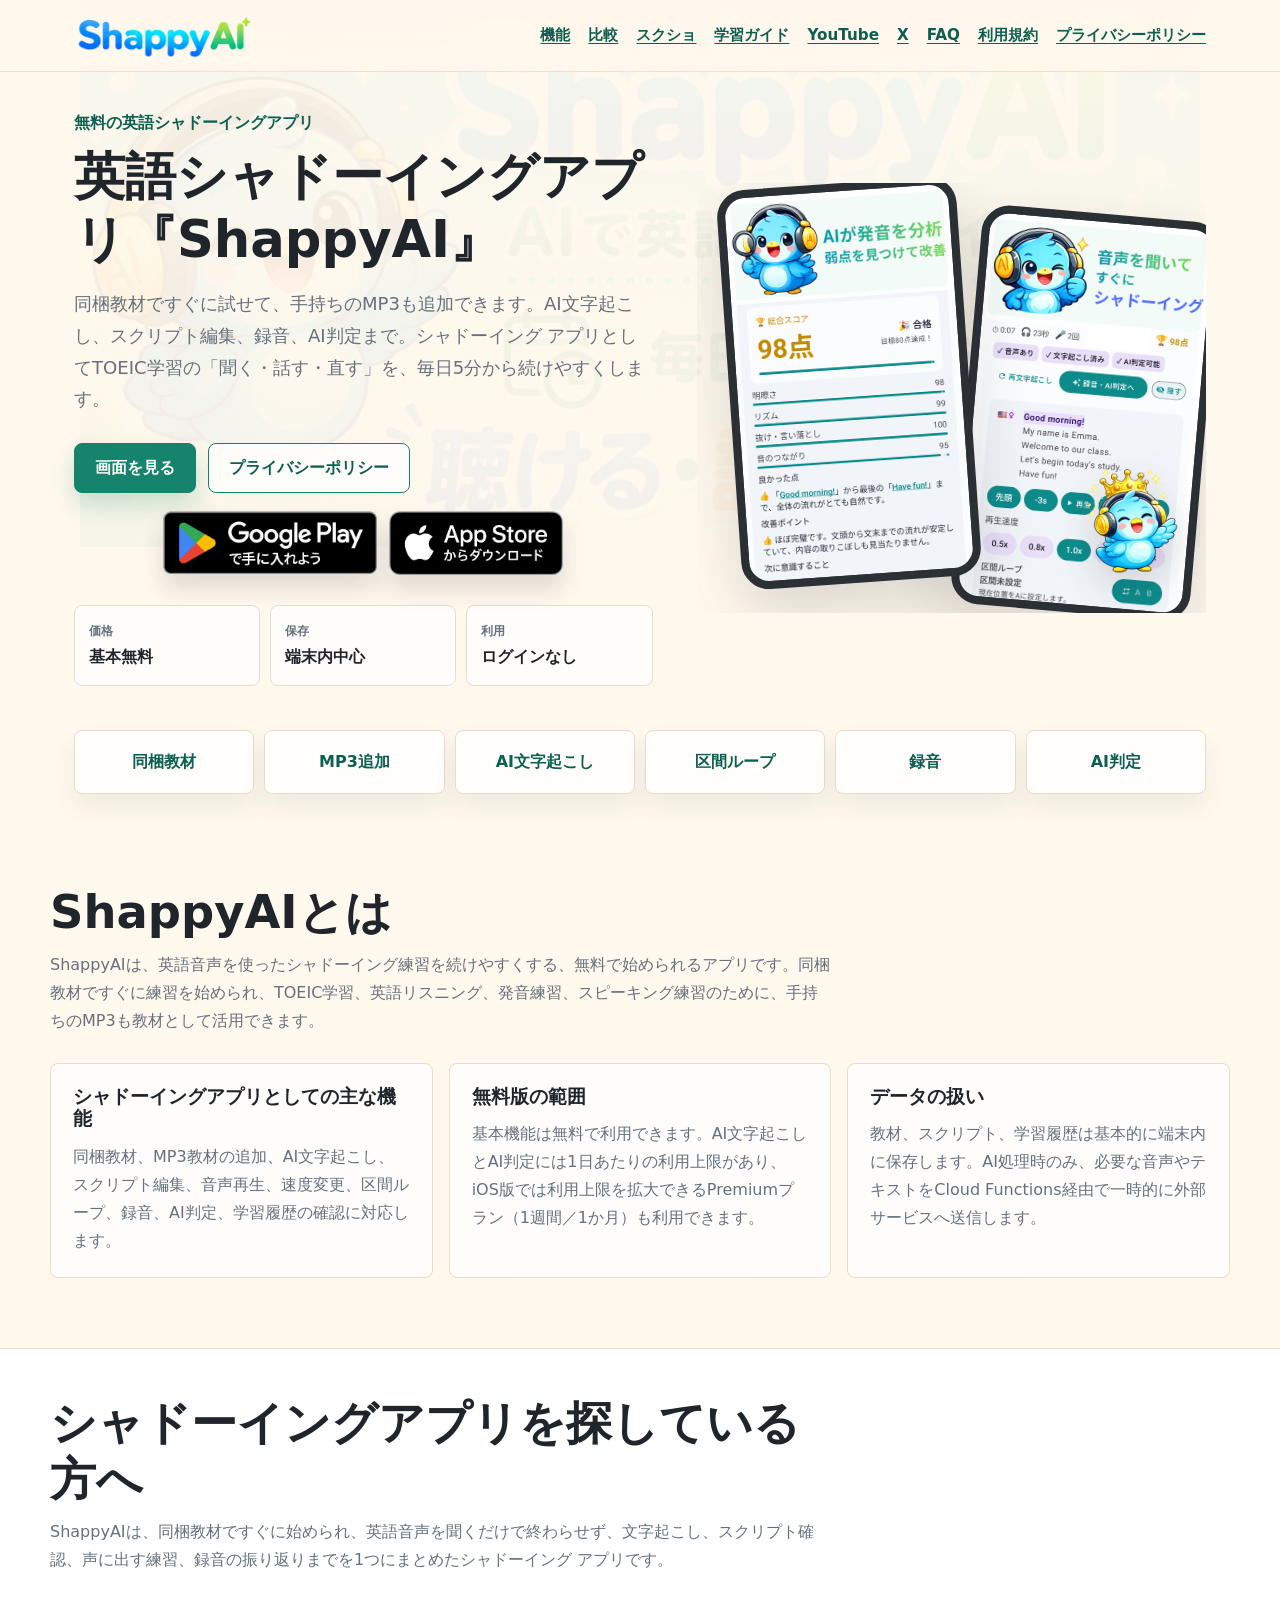
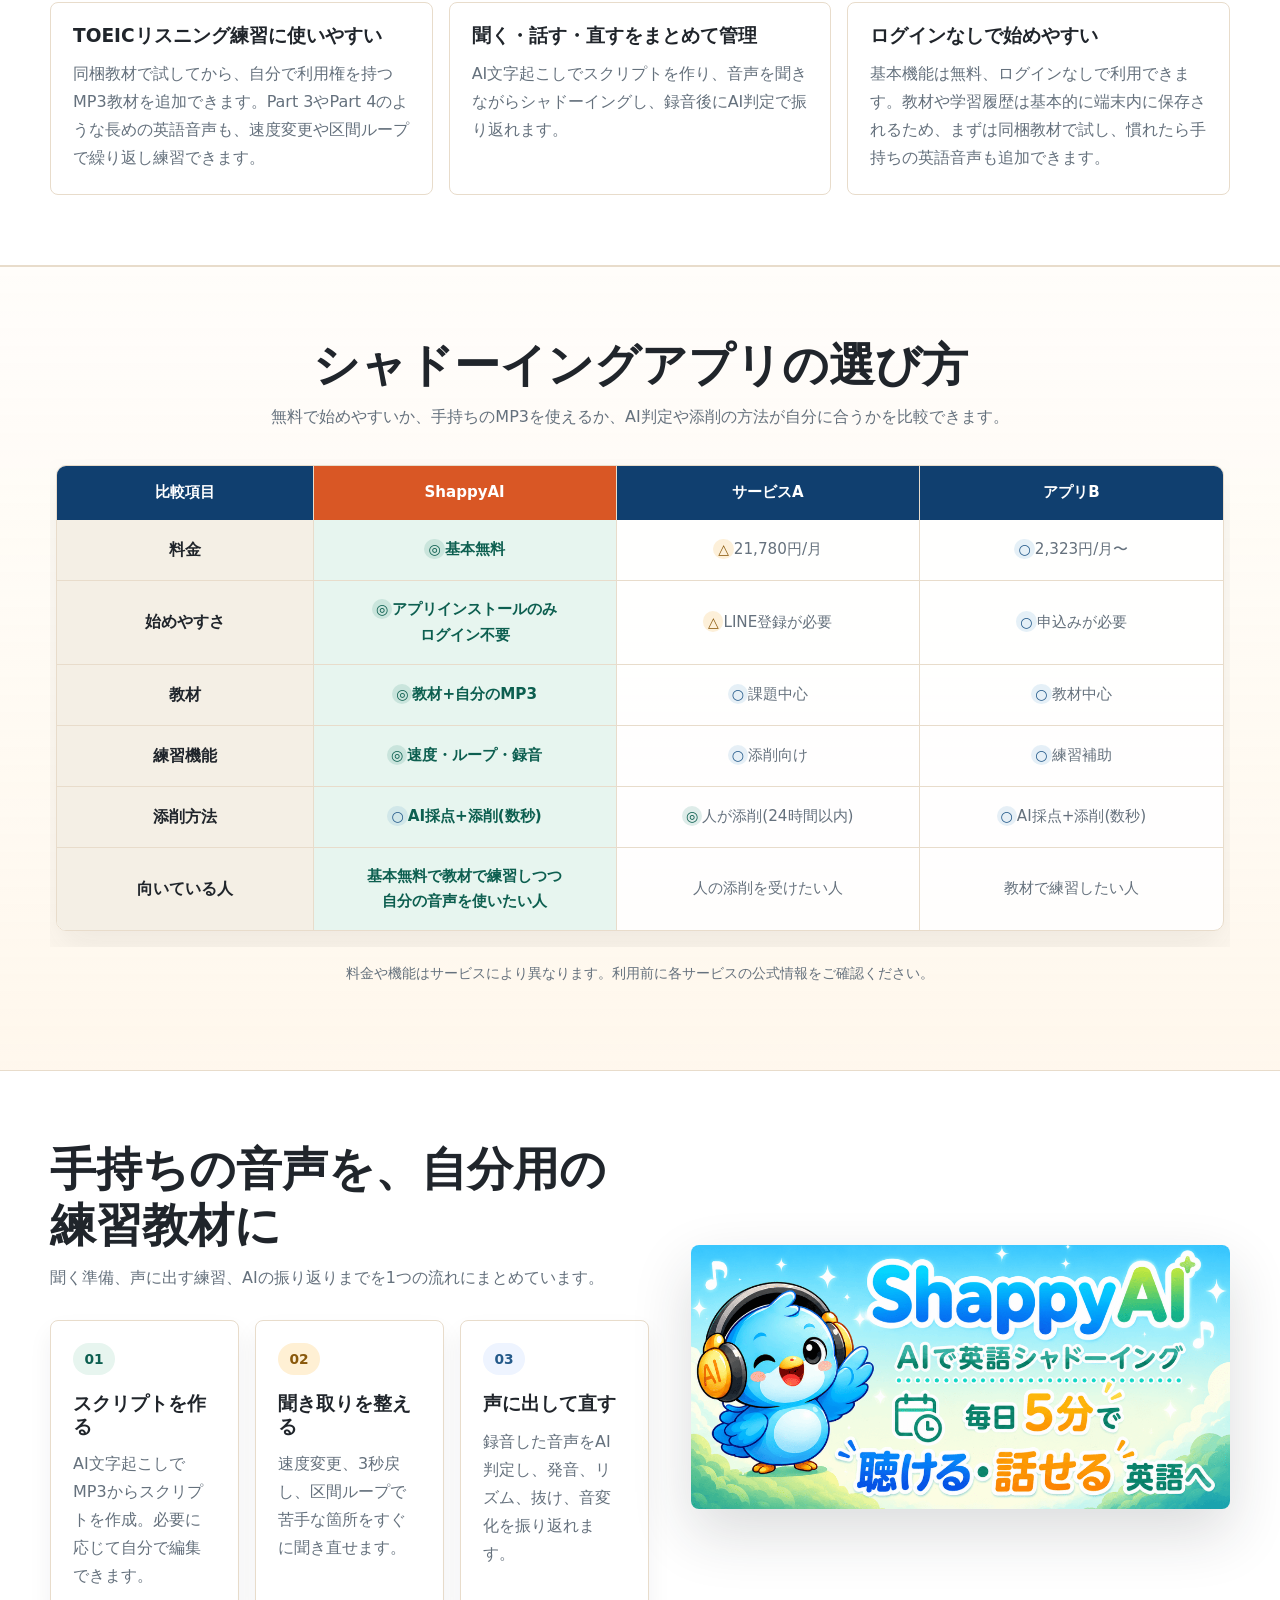
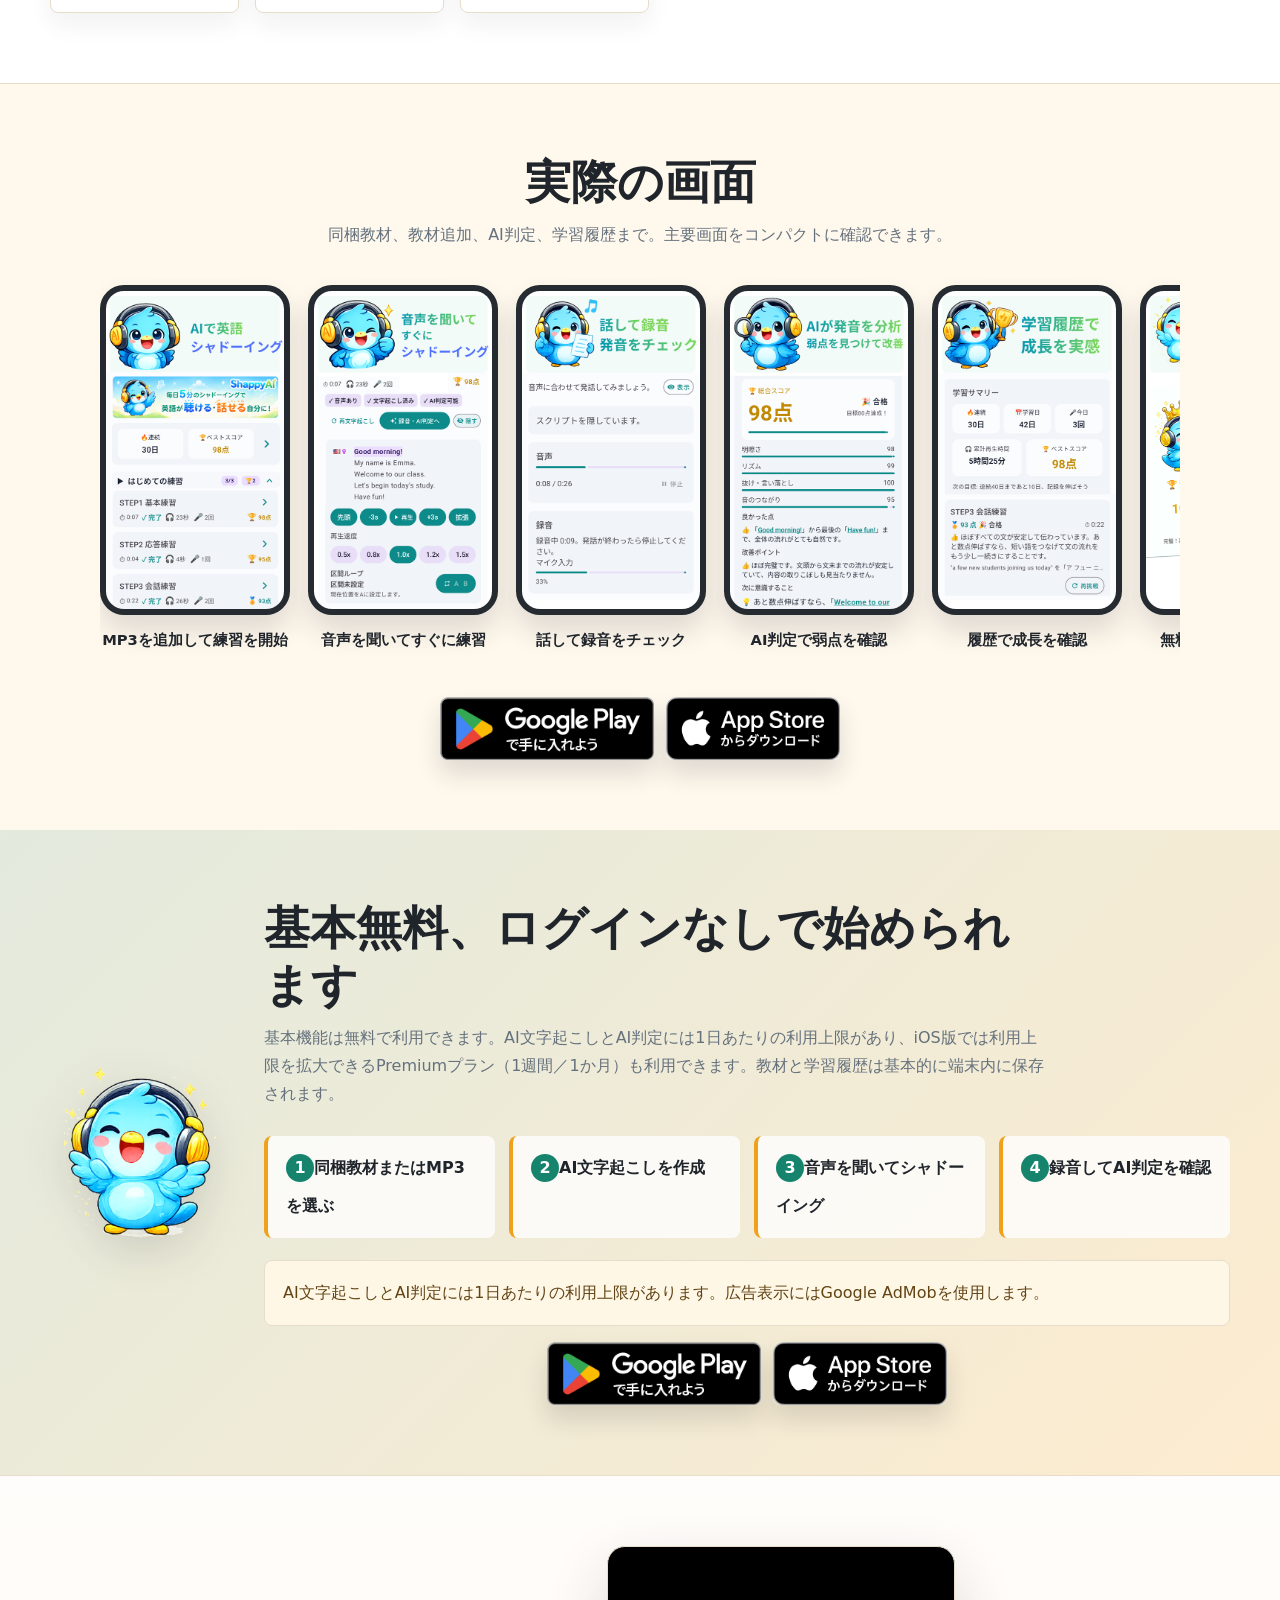
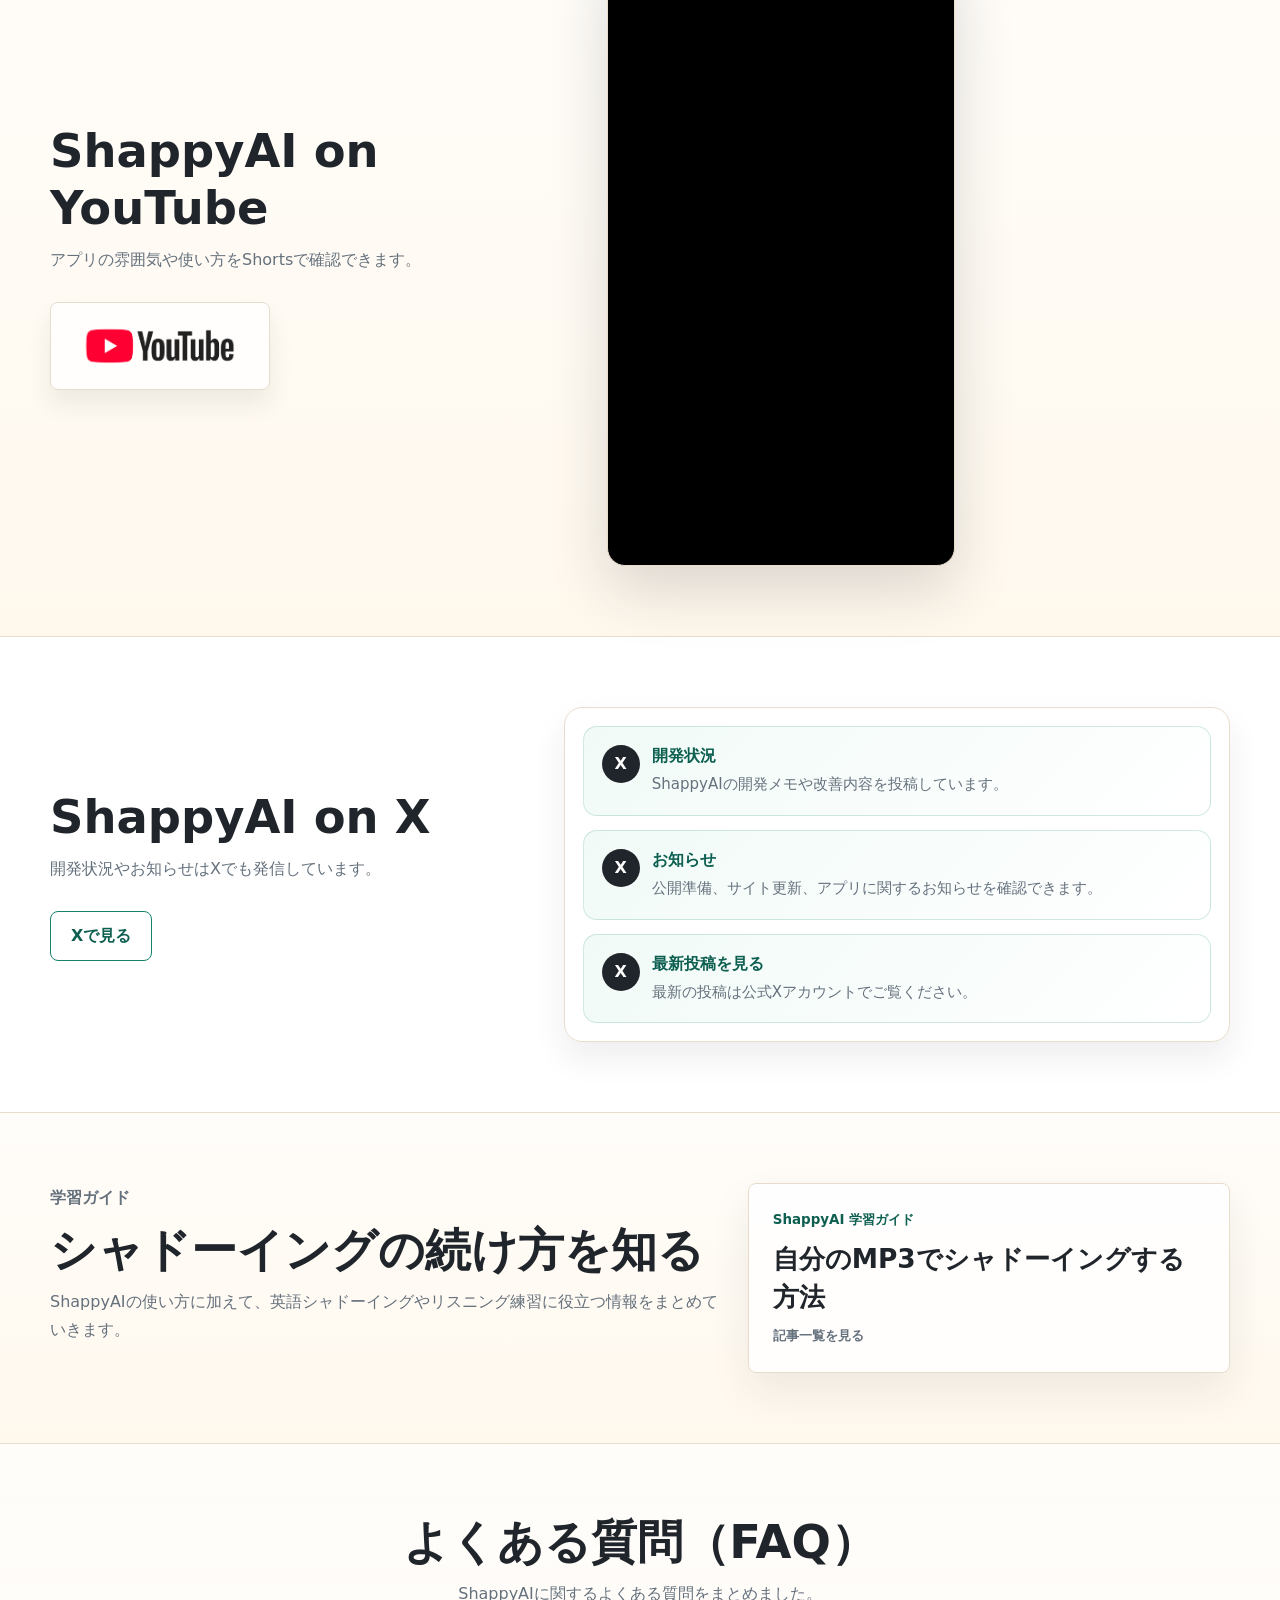
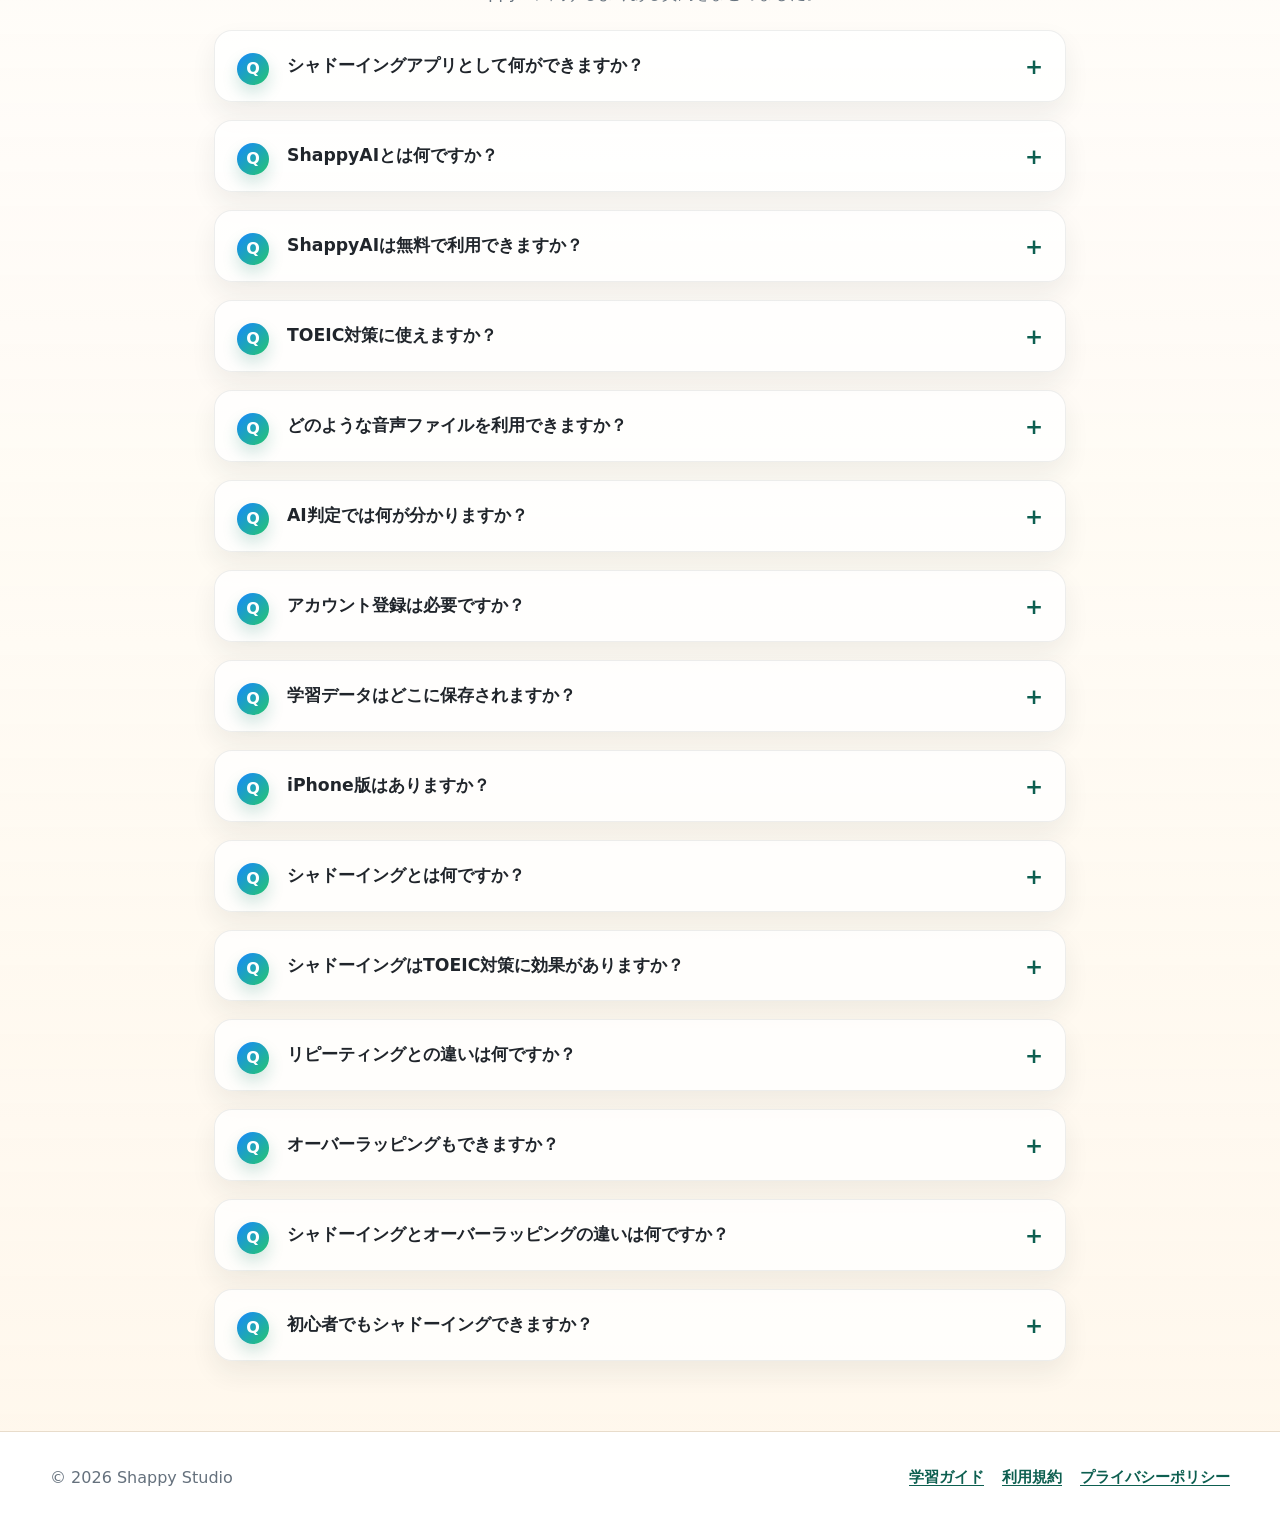
<file: index.html>
<!doctype html>
<html lang="ja">
  <head>
    <meta charset="utf-8">
    <meta name="viewport" content="width=device-width, initial-scale=1">
    <title>無料の英語シャドーイングアプリ ShappyAI | AI判定でリスニング練習</title>
    <meta name="description" content="ShappyAIは、同梱教材やMP3で英語シャドーイングを練習できる無料アプリです。AI判定を活用しながらリスニング力や発音を改善できます。TOEIC・英検・TOEFLなどの英語学習にも活用できます。">
    <meta name="keywords" content="シャドーイングアプリ, シャドーイング アプリ, 英語シャドーイング, TOEICリスニング, 英語リスニングアプリ">
    <link rel="canonical" href="https://shappyai.github.io/">
    <link rel="icon" type="image/png" href="favicon.png">
    <meta property="og:type" content="website">
    <meta property="og:site_name" content="ShappyAI">
    <meta property="og:title" content="ShappyAI | 英語シャドーイング練習アプリ">
    <meta property="og:description" content="MP3教材で英語シャドーイング。AI文字起こし、録音、AI判定でTOEICリスニング練習を続けやすくします。">
    <meta property="og:url" content="https://shappyai.github.io/">
    <meta property="og:image" content="https://shappyai.github.io/assets/feature_graphic.png">
    <meta property="og:image:width" content="1024">
    <meta property="og:image:height" content="500">
    <meta name="twitter:card" content="summary_large_image">
    <meta name="twitter:title" content="ShappyAI | 英語シャドーイング練習アプリ">
    <meta name="twitter:description" content="MP3教材で英語シャドーイング。AI文字起こし、録音、AI判定でTOEICリスニング練習を続けやすくします。">
    <meta name="twitter:image" content="https://shappyai.github.io/assets/feature_graphic.png">
    <!-- Google tag (gtag.js) -->
    <script async src="https://www.googletagmanager.com/gtag/js?id=G-TS39X33FTC"></script>
    <script>
      window.dataLayer = window.dataLayer || [];
      function gtag(){dataLayer.push(arguments);}
      gtag('js', new Date());

      gtag('config', 'G-TS39X33FTC');
    </script>
    <link rel="stylesheet" href="styles.css">
    <script type="application/ld+json">
      {
        "@context": "https://schema.org",
        "@graph": [
          {
            "@type": "Organization",
            "@id": "https://shappyai.github.io/#organization",
            "name": "Shappy Studio",
            "url": "https://shappyai.github.io/",
            "logo": "https://shappyai.github.io/assets/logo_full.png",
            "email": "shappyai@outlook.com"
          },
          {
            "@type": "WebSite",
            "@id": "https://shappyai.github.io/#website",
            "name": "ShappyAI",
            "url": "https://shappyai.github.io/",
            "publisher": {
              "@id": "https://shappyai.github.io/#organization"
            },
            "inLanguage": "ja"
          },
          {
            "@type": "SoftwareApplication",
            "@id": "https://shappyai.github.io/#app",
            "name": "ShappyAI",
            "applicationCategory": "EducationalApplication",
            "operatingSystem": ["Android", "iOS"],
            "url": "https://shappyai.github.io/",
            "image": "https://shappyai.github.io/assets/feature_graphic.png",
            "description": "ShappyAIは、同梱教材やMP3教材を使った英語シャドーイング練習を補助する無料で始められるアプリです。AI文字起こし、スクリプト編集、録音、AI判定、学習履歴に対応し、TOEICリスニング学習にも活用できます。",
            "keywords": "シャドーイングアプリ, シャドーイング アプリ, 英語シャドーイング, TOEICリスニング, 英語リスニング",
            "offers": {
              "@type": "Offer",
              "price": "0",
              "priceCurrency": "JPY"
            },
            "publisher": {
              "@id": "https://shappyai.github.io/#organization"
            }
          },
          {
            "@type": "FAQPage",
            "@id": "https://shappyai.github.io/#faq",
            "mainEntity": [
              {
                "@type": "Question",
                "name": "シャドーイングアプリとして何ができますか？",
                "acceptedAnswer": {
                  "@type": "Answer",
                  "text": "ShappyAIでは、同梱教材、MP3教材の追加、AI文字起こし、スクリプト編集、速度変更、区間ループ、録音、AI判定、学習履歴の確認ができます。英語シャドーイング練習やTOEICリスニング学習を続けやすくするためのアプリです。"
                }
              },
              {
                "@type": "Question",
                "name": "ShappyAIとは何ですか？",
                "acceptedAnswer": {
                  "@type": "Answer",
                  "text": "ShappyAIは、英語シャドーイング練習をサポートするアプリです。同梱教材ですぐに試せて、MP3教材の追加、AI文字起こし、スクリプト編集、録音、AI判定を利用できます。"
                }
              },
              {
                "@type": "Question",
                "name": "ShappyAIは無料で利用できますか？",
                "acceptedAnswer": {
                  "@type": "Answer",
                  "text": "はい。基本機能は無料で利用できます。AI文字起こしとAI判定には1日あたりの利用上限があり、iOS版では利用上限を拡大できるPremiumプラン（1週間／1か月）も利用できます。"
                }
              },
              {
                "@type": "Question",
                "name": "TOEIC対策に使えますか？",
                "acceptedAnswer": {
                  "@type": "Answer",
                  "text": "はい。TOEICのリスニング学習やシャドーイング練習に活用できます。公式問題集や自分で権利を持つ英語音声を教材として利用できます。"
                }
              },
              {
                "@type": "Question",
                "name": "シャドーイングとは何ですか？",
                "acceptedAnswer": {
                  "@type": "Answer",
                  "text": "シャドーイングは、英語音声を聞きながら少し遅れて真似して発話する学習方法です。リスニング力、発音、英語のリズムや音のつながりを身につける練習として広く利用されています。"
                }
              },
              {
                "@type": "Question",
                "name": "シャドーイングとオーバーラッピングの違いは何ですか？",
                "acceptedAnswer": {
                  "@type": "Answer",
                  "text": "オーバーラッピングは、スクリプトを見ながら英語音声に重ねて発話する練習です。シャドーイングは、音声を聞きながら少し遅れて発話する練習です。まずオーバーラッピングで音やリズムに慣れてから、シャドーイングに進むと練習しやすくなります。"
                }
              },
              {
                "@type": "Question",
                "name": "オーバーラッピングもできますか？",
                "acceptedAnswer": {
                  "@type": "Answer",
                  "text": "はい。ShappyAIでは音声を再生しながらスクリプトを確認できるため、オーバーラッピング練習にも活用できます。速度変更や区間ループを使えば、苦手な英文を繰り返し練習しやすくなります。"
                }
              }
            ]
          }
        ]
      }
    </script>
  </head>
  <body>
    <header class="site-header">
      <nav class="nav" aria-label="メインナビゲーション">
        <a class="brand" href="./">
          <img src="assets/logo_full.png" width="1627" height="424" alt="ShappyAI">
        </a>
        <div class="nav-links">
          <a href="#features">機能</a>
          <a href="#comparison">比較</a>
          <a href="#screenshots">スクショ</a>
          <a href="guide/">学習ガイド</a>
          <a href="#youtube">YouTube</a>
          <a href="#x-feed">X</a>
          <a href="#faq">FAQ</a>
          <a href="terms/">利用規約</a>
          <a href="privacy/">プライバシーポリシー</a>
        </div>
      </nav>
    </header>

    <main>
      <section class="hero">
        <div class="hero-copy">
          <div class="eyebrow">無料の英語シャドーイングアプリ</div>
          <h1>英語シャドーイングアプリ『ShappyAI』</h1>
          <p class="lead">同梱教材ですぐに試せて、手持ちのMP3も追加できます。AI文字起こし、スクリプト編集、録音、AI判定まで。シャドーイング アプリとしてTOEIC学習の「聞く・話す・直す」を、毎日5分から続けやすくします。</p>
          <div class="hero-actions">
            <a class="button primary" href="#screenshots">画面を見る</a>
            <a class="button secondary" href="privacy/">プライバシーポリシー</a>
          </div>
          <div class="play-badge-row play-badge-hero">
            <a class="play-badge" href="https://play.google.com/store/apps/details?id=com.shappy.app" target="_blank" rel="noopener noreferrer" data-play-store-location="hero" aria-label="Google PlayでShappyAIを開く">
              <img src="assets/GetItOnGooglePlay.png" width="270" height="80" alt="Google Playで手に入れよう">
            </a>
            <a class="play-badge app-store-badge" href="https://apps.apple.com/jp/app/shappyai/id6808015296" target="_blank" rel="noopener noreferrer" data-app-store-location="hero" aria-label="App StoreでShappyAIを開く">
              <img src="assets/Download_on_the_App_Store.png" width="453" height="166" alt="App Storeからダウンロード">
            </a>
          </div>
          <dl class="hero-facts" aria-label="ShappyAIの特徴">
            <div><dt>価格</dt><dd>基本無料</dd></div>
            <div><dt>保存</dt><dd>端末内中心</dd></div>
            <div><dt>利用</dt><dd>ログインなし</dd></div>
          </dl>
        </div>
        <div class="phone-showcase" aria-label="ShappyAIのアプリ画面">
          <img class="phone phone-back" src="assets/screenshot_2.png" width="1080" height="1920" alt="音声を聞いてシャドーイングする画面">
          <img class="phone phone-front" src="assets/screenshot_4.png" width="1080" height="1920" alt="AI判定でシャドーイング結果を確認する画面">
          <img class="mascot mascot-perfect" src="assets/character_result_perfect.png" width="360" height="360" alt="">
        </div>
      </section>

      <section class="feature-strip" aria-label="主要ポイント">
        <div>同梱教材</div>
        <div>MP3追加</div>
        <div>AI文字起こし</div>
        <div>区間ループ</div>
        <div>録音</div>
        <div>AI判定</div>
      </section>

      <section class="section seo-section" aria-labelledby="about-shappyai">
        <div class="section-inner">
          <div class="section-title">
            <h2 id="about-shappyai">ShappyAIとは</h2>
            <p>ShappyAIは、英語音声を使ったシャドーイング練習を続けやすくする、無料で始められるアプリです。同梱教材ですぐに練習を始められ、TOEIC学習、英語リスニング、発音練習、スピーキング練習のために、手持ちのMP3も教材として活用できます。</p>
          </div>
          <div class="info-grid">
            <article class="info-card">
              <h3>シャドーイングアプリとしての主な機能</h3>
              <p>同梱教材、MP3教材の追加、AI文字起こし、スクリプト編集、音声再生、速度変更、区間ループ、録音、AI判定、学習履歴の確認に対応します。</p>
            </article>
            <article class="info-card">
              <h3>無料版の範囲</h3>
              <p>基本機能は無料で利用できます。AI文字起こしとAI判定には1日あたりの利用上限があり、iOS版では利用上限を拡大できるPremiumプラン（1週間／1か月）も利用できます。</p>
            </article>
            <article class="info-card">
              <h3>データの扱い</h3>
              <p>教材、スクリプト、学習履歴は基本的に端末内に保存します。AI処理時のみ、必要な音声やテキストをCloud Functions経由で一時的に外部サービスへ送信します。</p>
            </article>
          </div>
        </div>
      </section>

      <section class="section surface seo-section" aria-labelledby="shadowing-app">
        <div class="section-inner">
          <div class="section-title">
            <h2 id="shadowing-app">シャドーイングアプリを探している方へ</h2>
            <p>ShappyAIは、同梱教材ですぐに始められ、英語音声を聞くだけで終わらせず、文字起こし、スクリプト確認、声に出す練習、録音の振り返りまでを1つにまとめたシャドーイング アプリです。</p>
          </div>
          <div class="info-grid">
            <article class="info-card">
              <h3>TOEICリスニング練習に使いやすい</h3>
              <p>同梱教材で試してから、自分で利用権を持つMP3教材を追加できます。Part 3やPart 4のような長めの英語音声も、速度変更や区間ループで繰り返し練習できます。</p>
            </article>
            <article class="info-card">
              <h3>聞く・話す・直すをまとめて管理</h3>
              <p>AI文字起こしでスクリプトを作り、音声を聞きながらシャドーイングし、録音後にAI判定で振り返れます。</p>
            </article>
            <article class="info-card">
              <h3>ログインなしで始めやすい</h3>
              <p>基本機能は無料、ログインなしで利用できます。教材や学習履歴は基本的に端末内に保存されるため、まずは同梱教材で試し、慣れたら手持ちの英語音声も追加できます。</p>
            </article>
          </div>
        </div>
      </section>

      <section id="comparison" class="section comparison-section" aria-labelledby="comparison-title">
        <div class="section-inner">
          <div class="section-title center">
            <h2 id="comparison-title">シャドーイングアプリの選び方</h2>
            <p>無料で始めやすいか、手持ちのMP3を使えるか、AI判定や添削の方法が自分に合うかを比較できます。</p>
          </div>
          <div class="comparison-table-wrap">
            <table class="comparison-table">
              <colgroup>
                <col class="comparison-col-item">
                <col class="comparison-col-shappy">
                <col class="comparison-col-other">
                <col class="comparison-col-other">
              </colgroup>
              <thead>
                <tr>
                  <th>比較項目</th>
                  <th class="is-shappy">ShappyAI</th>
                  <th>サービスA</th>
                  <th>アプリB</th>
                </tr>
              </thead>
              <tbody>
                <tr>
                  <th>料金</th>
                  <td class="is-shappy"><span class="comparison-mark best">◎</span>基本無料</td>
                  <td><span class="comparison-mark weak">△</span>21,780円/月</td>
                  <td><span class="comparison-mark ok">○</span>2,323円/月〜</td>
                </tr>
                <tr>
                  <th>始めやすさ</th>
                  <td class="is-shappy"><span class="comparison-mark best">◎</span>アプリインストールのみ<br />ログイン不要</td>
                  <td><span class="comparison-mark weak">△</span>LINE登録が必要</td>
                  <td><span class="comparison-mark ok">○</span>申込みが必要</td>
                </tr>
                <tr>
                  <th>教材</th>
                  <td class="is-shappy"><span class="comparison-mark best">◎</span>教材+自分のMP3</td>
                  <td><span class="comparison-mark ok">○</span>課題中心</td>
                  <td><span class="comparison-mark ok">○</span>教材中心</td>
                </tr>
                <tr>
                  <th>練習機能</th>
                  <td class="is-shappy"><span class="comparison-mark best">◎</span>速度・ループ・録音</td>
                  <td><span class="comparison-mark ok">○</span>添削向け</td>
                  <td><span class="comparison-mark ok">○</span>練習補助</td>
                </tr>
                <tr>
                  <th>添削方法</th>
                  <td class="is-shappy"><span class="comparison-mark ok">○</span>AI採点+添削(数秒)</td>
                  <td><span class="comparison-mark best">◎</span>人が添削(24時間以内)</td>
                  <td><span class="comparison-mark ok">○</span>AI採点+添削(数秒)</td>
                </tr>
                <tr>
                  <th>向いている人</th>
                  <td class="is-shappy">基本無料で教材で練習しつつ<br />自分の音声を使いたい人</td>
                  <td>人の添削を受けたい人</td>
                  <td>教材で練習したい人</td>
                </tr>
              </tbody>
            </table>
          </div>
          <p class="comparison-note">料金や機能はサービスにより異なります。利用前に各サービスの公式情報をご確認ください。</p>
        </div>
      </section>

      <section id="features" class="section surface">
        <div class="section-inner split">
          <div>
            <div class="section-title">
              <h2>手持ちの音声を、自分用の練習教材に</h2>
              <p>聞く準備、声に出す練習、AIの振り返りまでを1つの流れにまとめています。</p>
            </div>
            <div class="feature-grid">
              <article class="feature-card">
                <span class="feature-icon">01</span>
                <h3>スクリプトを作る</h3>
                <p>AI文字起こしでMP3からスクリプトを作成。必要に応じて自分で編集できます。</p>
              </article>
              <article class="feature-card">
                <span class="feature-icon">02</span>
                <h3>聞き取りを整える</h3>
                <p>速度変更、3秒戻し、区間ループで苦手な箇所をすぐに聞き直せます。</p>
              </article>
              <article class="feature-card">
                <span class="feature-icon">03</span>
                <h3>声に出して直す</h3>
                <p>録音した音声をAI判定し、発音、リズム、抜け、音変化を振り返れます。</p>
              </article>
            </div>
          </div>
          <figure class="feature-figure">
            <img src="assets/feature_graphic.png" width="1024" height="500" alt="ShappyAIのPlayストア用フィーチャーグラフィック">
          </figure>
        </div>
      </section>

      <section id="screenshots" class="section screenshots-section">
        <div class="section-inner">
          <div class="section-title center">
            <h2>実際の画面</h2>
            <p>同梱教材、教材追加、AI判定、学習履歴まで。主要画面をコンパクトに確認できます。</p>
          </div>
          <div class="screenshot-rail">
            <figure class="screenshot-card">
              <img src="assets/screenshot_1.png" width="1080" height="1920" alt="教材一覧画面">
              <figcaption>MP3を追加して練習を開始</figcaption>
            </figure>
            <figure class="screenshot-card">
              <img src="assets/screenshot_2.png" width="1080" height="1920" alt="シャドーイング練習画面">
              <figcaption>音声を聞いてすぐに練習</figcaption>
            </figure>
            <figure class="screenshot-card">
              <img src="assets/screenshot_3.png" width="1080" height="1920" alt="録音画面">
              <figcaption>話して録音をチェック</figcaption>
            </figure>
            <figure class="screenshot-card">
              <img src="assets/screenshot_4.png" width="1080" height="1920" alt="AI判定画面">
              <figcaption>AI判定で弱点を確認</figcaption>
            </figure>
            <figure class="screenshot-card">
              <img src="assets/screenshot_5.png" width="1080" height="1920" alt="学習履歴画面">
              <figcaption>履歴で成長を確認</figcaption>
            </figure>
            <figure class="screenshot-card">
              <img src="assets/screenshot_6.png" width="1080" height="1920" alt="無料で始める紹介画面">
              <figcaption>無料で今日から習慣化</figcaption>
            </figure>
            <figure class="screenshot-card">
              <img src="assets/screenshot_7.png" width="512" height="896" alt="無料で英語習慣を始める紹介画面">
              <figcaption>無料で始めやすい案内</figcaption>
            </figure>
            <figure class="screenshot-card">
              <img src="assets/screenshot_8.png" width="512" height="896" alt="初回24時間ボーナスの案内画面">
              <figcaption>初回ボーナスで練習開始</figcaption>
            </figure>
          </div>
          <div class="play-badge-row">
            <a class="play-badge" href="https://play.google.com/store/apps/details?id=com.shappy.app" target="_blank" rel="noopener noreferrer" data-play-store-location="screenshots" aria-label="Google PlayでShappyAIを開く">
              <img src="assets/GetItOnGooglePlay.png" width="270" height="80" alt="Google Playで手に入れよう">
            </a>
            <a class="play-badge app-store-badge" href="https://apps.apple.com/jp/app/shappyai/id6808015296" target="_blank" rel="noopener noreferrer" data-app-store-location="screenshots" aria-label="App StoreでShappyAIを開く">
              <img src="assets/Download_on_the_App_Store.png" width="453" height="166" alt="App Storeからダウンロード">
            </a>
          </div>
        </div>
      </section>

      <section id="flow" class="section closing">
        <div class="section-inner closing-inner">
          <img class="closing-mascot" src="assets/character_streak_milestone.png" width="360" height="360" alt="">
          <div>
            <div class="section-title">
              <h2>基本無料、ログインなしで始められます</h2>
              <p>基本機能は無料で利用できます。AI文字起こしとAI判定には1日あたりの利用上限があり、iOS版では利用上限を拡大できるPremiumプラン（1週間／1か月）も利用できます。教材と学習履歴は基本的に端末内に保存されます。</p>
            </div>
            <div class="steps">
              <div class="step">同梱教材またはMP3を選ぶ</div>
              <div class="step">AI文字起こしを作成</div>
              <div class="step">音声を聞いてシャドーイング</div>
              <div class="step">録音してAI判定を確認</div>
            </div>
            <p class="note">AI文字起こしとAI判定には1日あたりの利用上限があります。広告表示にはGoogle AdMobを使用します。</p>
            <div class="play-badge-row play-badge-closing">
              <a class="play-badge" href="https://play.google.com/store/apps/details?id=com.shappy.app" target="_blank" rel="noopener noreferrer" data-play-store-location="footer" aria-label="Google PlayでShappyAIを開く">
                <img src="assets/GetItOnGooglePlay.png" width="270" height="80" alt="Google Playで手に入れよう">
              </a>
              <a class="play-badge app-store-badge" href="https://apps.apple.com/jp/app/shappyai/id6808015296" target="_blank" rel="noopener noreferrer" data-app-store-location="footer" aria-label="App StoreでShappyAIを開く">
                <img src="assets/Download_on_the_App_Store.png" width="453" height="166" alt="App Storeからダウンロード">
              </a>
            </div>
          </div>
        </div>
      </section>

      <section class="section youtube-section" id="youtube">
        <div class="section-inner youtube-inner">
          <div>
            <div class="section-title">
              <h2>ShappyAI on YouTube</h2>
              <p>アプリの雰囲気や使い方をShortsで確認できます。</p>
            </div>
            <a class="youtube-logo-link" href="https://youtube.com/shorts/vDxw0c5ZJng" target="_blank" rel="noopener noreferrer" aria-label="YouTube ShortsでShappyAIを見る">
              <img src="assets/logo_youtube.png" width="1719" height="531" alt="YouTube">
            </a>
          </div>
          <div class="youtube-embed-card">
            <iframe
              src="https://www.youtube.com/embed/vDxw0c5ZJng"
              title="ShappyAI YouTube Shorts"
              loading="lazy"
              allow="accelerometer; autoplay; clipboard-write; encrypted-media; gyroscope; picture-in-picture; web-share"
              allowfullscreen
            ></iframe>
          </div>
        </div>
      </section>

      <section class="section x-section" id="x-feed">
        <div class="section-inner x-inner">
          <div>
            <div class="section-title">
              <h2>ShappyAI on X</h2>
              <p>開発状況やお知らせはXでも発信しています。</p>
            </div>
            <a class="button secondary" href="https://x.com/shappyai" target="_blank" rel="noopener noreferrer">Xで見る</a>
          </div>
          <div class="x-timeline-card">
            <a class="x-post-card" href="https://x.com/shappyai" target="_blank" rel="noopener noreferrer">
              <span class="x-post-label">X</span>
              <strong>開発状況</strong>
              <span>ShappyAIの開発メモや改善内容を投稿しています。</span>
            </a>
            <a class="x-post-card" href="https://x.com/shappyai" target="_blank" rel="noopener noreferrer">
              <span class="x-post-label">X</span>
              <strong>お知らせ</strong>
              <span>公開準備、サイト更新、アプリに関するお知らせを確認できます。</span>
            </a>
            <a class="x-post-card" href="https://x.com/shappyai" target="_blank" rel="noopener noreferrer">
              <span class="x-post-label">X</span>
              <strong>最新投稿を見る</strong>
              <span>最新の投稿は公式Xアカウントでご覧ください。</span>
            </a>
          </div>
        </div>
      </section>

      <section class="section guide-section" aria-labelledby="guide-title">
        <div class="section-inner guide-callout">
          <div class="section-title">
            <p class="eyebrow">学習ガイド</p>
            <h2 id="guide-title">シャドーイングの続け方を知る</h2>
            <p>ShappyAIの使い方に加えて、英語シャドーイングやリスニング練習に役立つ情報をまとめていきます。</p>
          </div>
          <a class="guide-card" href="guide/">
            <span>ShappyAI 学習ガイド</span>
            <strong>自分のMP3でシャドーイングする方法</strong>
            <small>記事一覧を見る</small>
          </a>
        </div>
      </section>

      <section class="section faq-section" id="faq">
        <div class="section-inner">
          <div class="section-title center">
            <h2>よくある質問（FAQ）</h2>
            <p>ShappyAIに関するよくある質問をまとめました。</p>
          </div>

          <div class="faq-list">

            <details class="faq-item">
              <summary>シャドーイングアプリとして何ができますか？</summary>
              <p>
                ShappyAIでは、MP3教材の追加、AI文字起こし、スクリプト編集、速度変更、区間ループ、録音、AI判定、学習履歴の確認ができます。
                英語シャドーイング練習やTOEICリスニング学習を続けやすくするためのアプリです。
              </p>
            </details>

            <details class="faq-item">
              <summary>ShappyAIとは何ですか？</summary>
              <p>
                ShappyAIは、英語シャドーイング練習をサポートするアプリです。
                同梱教材ですぐに試せて、MP3教材の追加、AI文字起こし、スクリプト編集、録音、AI判定を利用できます。
              </p>
            </details>

            <details class="faq-item">
              <summary>ShappyAIは無料で利用できますか？</summary>
              <p>
                はい。基本機能は無料で利用できます。
                AI文字起こしとAI判定には1日あたりの利用上限があり、iOS版では利用上限を拡大できるPremiumプラン（1週間／1か月）も利用できます。
              </p>
            </details>

            <details class="faq-item">
              <summary>TOEIC対策に使えますか？</summary>
              <p>
                はい。TOEICのリスニング学習やシャドーイング練習に活用できます。
                公式問題集や自分で権利を持つ英語音声を教材として利用できます。
              </p>
            </details>

            <details class="faq-item">
              <summary>どのような音声ファイルを利用できますか？</summary>
              <p>
                同梱教材に加えて、MP3形式の音声ファイルを利用できます。
                利用する音声については、ユーザー自身が利用権を持つ教材を使用してください。
              </p>
            </details>

            <details class="faq-item">
              <summary>AI判定では何が分かりますか？</summary>
              <p>
                録音結果とスクリプトをもとに、シャドーイング結果の振り返りを支援します。
                聞き取りやすさや改善ポイントの確認に利用できます。
              </p>
            </details>

            <details class="faq-item">
              <summary>アカウント登録は必要ですか？</summary>
              <p>
                アカウント登録は不要です。
                ログインなしで利用できます。
              </p>
            </details>

            <details class="faq-item">
              <summary>学習データはどこに保存されますか？</summary>
              <p>
                教材、スクリプト、学習履歴は基本的に端末内へ保存されます。
                AI処理が必要な場合のみ、必要なデータを一時的に送信します。
              </p>
            </details>

            <details class="faq-item">
              <summary>iPhone版はありますか？</summary>
              <p>
                はい。iOS版をApp Storeで提供しています。
                Android版もGoogle Playで利用できます。
              </p>
            </details>
                      
            <details class="faq-item">
              <summary>シャドーイングとは何ですか？</summary>
              <p>
                シャドーイングは、英語音声を聞きながら少し遅れて真似して発話する学習方法です。
                リスニング力、発音、英語のリズムや音のつながりを身につける練習として広く利用されています。
              </p>
            </details>

            <details class="faq-item">
              <summary>シャドーイングはTOEIC対策に効果がありますか？</summary>
              <p>
                シャドーイングはTOEICリスニング対策として人気のある学習方法です。
                英語を英語のまま理解する力を鍛えやすく、「Part 3」や「Part 4」の聞き取り練習にも活用できます。
              </p>
            </details>

            <details class="faq-item">
              <summary>リピーティングとの違いは何ですか？</summary>
              <p>
                リピーティングは音声を一度止めてから繰り返す練習です。
                シャドーイングは音声を止めずに追いかけながら発話するため、より実践的なリスニング練習になります。
              </p>
            </details>

            <details class="faq-item">
              <summary>オーバーラッピングもできますか？</summary>
              <p>
                はい。ShappyAIでは音声を再生しながらスクリプトを確認できるため、オーバーラッピング練習にも活用できます。
                速度変更や区間ループを使えば、苦手な英文を繰り返し練習しやすくなります。
              </p>
            </details>

            <details class="faq-item">
              <summary>シャドーイングとオーバーラッピングの違いは何ですか？</summary>
              <p>
                オーバーラッピングは、スクリプトを見ながら英語音声に重ねて発話する練習です。
                シャドーイングは、音声を聞きながら少し遅れて発話する練習です。
                まずオーバーラッピングで音やリズムに慣れてから、シャドーイングに進むと練習しやすくなります。
              </p>
            </details>

            <details class="faq-item">
              <summary>初心者でもシャドーイングできますか？</summary>
              <p>
                はい。最初は速度変更や区間ループを利用しながら、短い音声から始めるのがおすすめです。
                慣れてきたら通常速度で練習すると効果的です。
              </p>
            </details>
          </div>
        </div>
      </section>
    </main>

    <footer class="site-footer">
      <div class="footer-inner">
        <div>&copy; 2026 Shappy Studio</div>
        <div class="nav-links">
          <a href="guide/">学習ガイド</a>
          <a href="terms/">利用規約</a>
          <a href="privacy/">プライバシーポリシー</a>
        </div>
      </div>
    </footer>
    <script>
      document.querySelectorAll('[data-play-store-location]').forEach((link) => {
        link.addEventListener('click', () => {
          if (typeof gtag === 'function') {
            gtag('event', 'click_play_store', {
              location: link.dataset.playStoreLocation
            });
          }
        });
      });
      document.querySelectorAll('[data-app-store-location]').forEach((link) => {
        link.addEventListener('click', () => {
          if (typeof gtag === 'function') {
            gtag('event', 'click_app_store', {
              location: link.dataset.appStoreLocation
            });
          }
        });
      });
    </script>
  </body>
</html>
</file>
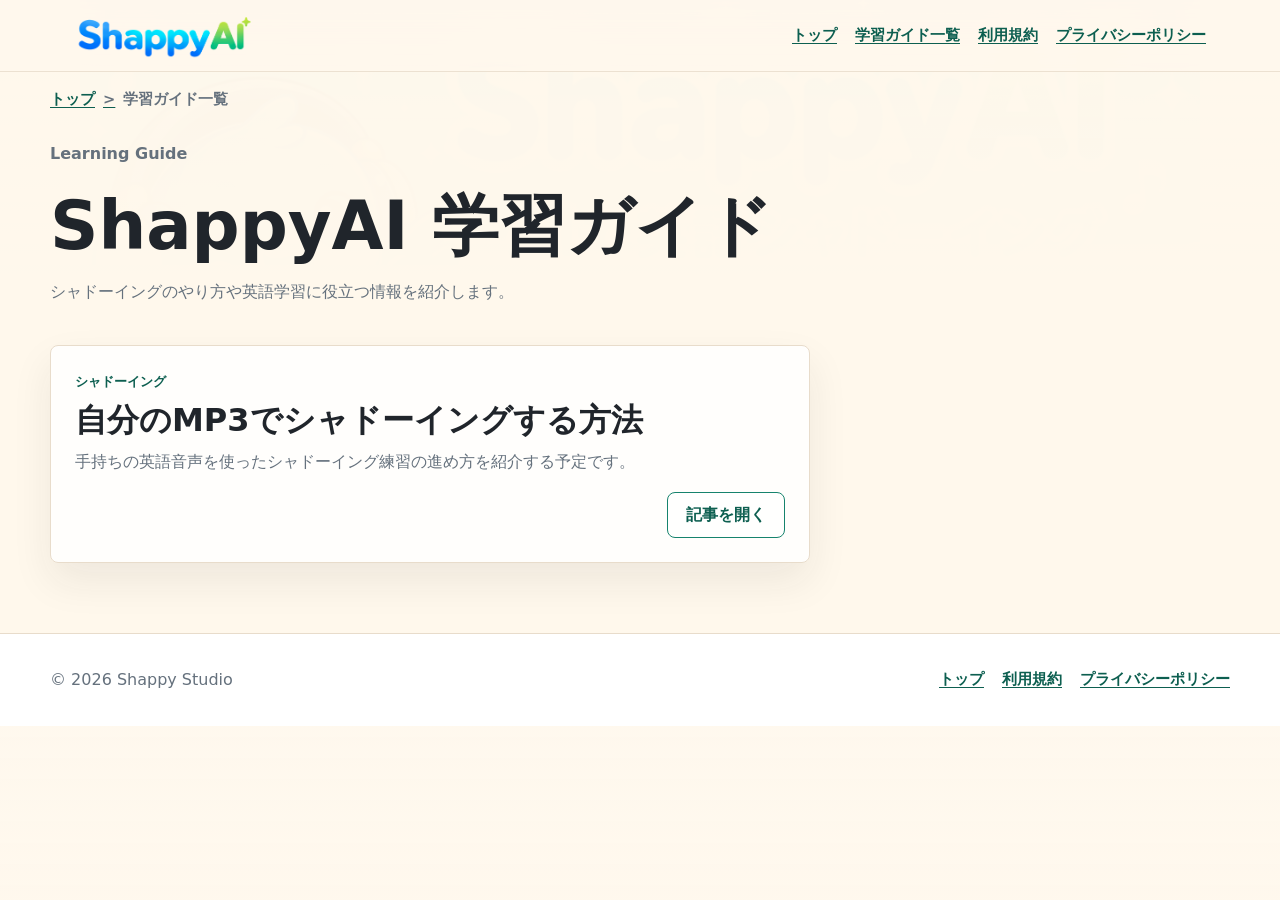
<file: guide/index.html>
<!doctype html>
<html lang="ja">
  <head>
    <meta charset="utf-8">
    <meta name="viewport" content="width=device-width, initial-scale=1">
    <title>ShappyAI 学習ガイド</title>
    <meta name="description" content="シャドーイングのやり方や英語学習に役立つ情報を紹介します。">
    <link rel="canonical" href="https://shappyai.github.io/guide/">
    <link rel="icon" type="image/png" href="../favicon.png">
    <meta property="og:type" content="website">
    <meta property="og:site_name" content="ShappyAI">
    <meta property="og:title" content="ShappyAI 学習ガイド">
    <meta property="og:description" content="シャドーイングのやり方や英語学習に役立つ情報を紹介します。">
    <meta property="og:url" content="https://shappyai.github.io/guide/">
    <meta property="og:image" content="https://shappyai.github.io/assets/feature_graphic.png">
    <meta name="twitter:card" content="summary_large_image">
    <meta name="twitter:title" content="ShappyAI 学習ガイド">
    <meta name="twitter:description" content="シャドーイングのやり方や英語学習に役立つ情報を紹介します。">
    <meta name="twitter:image" content="https://shappyai.github.io/assets/feature_graphic.png">
    <!-- Google tag (gtag.js) -->
    <script async src="https://www.googletagmanager.com/gtag/js?id=G-TS39X33FTC"></script>
    <script>
      window.dataLayer = window.dataLayer || [];
      function gtag(){dataLayer.push(arguments);}
      gtag('js', new Date());

      gtag('config', 'G-TS39X33FTC');
    </script>
    <link rel="stylesheet" href="../styles.css">
  </head>
  <body>
    <header class="site-header">
      <nav class="nav" aria-label="メインナビゲーション">
        <a class="brand" href="../">
          <img src="../assets/logo_full.png" width="1627" height="424" alt="ShappyAI">
        </a>
        <div class="nav-links">
          <a href="../">トップ</a>
          <a href="./">学習ガイド一覧</a>
          <a href="../terms/">利用規約</a>
          <a href="../privacy/">プライバシーポリシー</a>
        </div>
      </nav>
    </header>

    <main class="guide-page">
      <section class="section guide-hero">
        <div class="section-inner">
          <nav class="breadcrumb" aria-label="パンくず">
            <a href="../">トップ</a>
            <span>学習ガイド一覧</span>
          </nav>
          <div class="section-title">
            <p class="eyebrow">Learning Guide</p>
            <h1>ShappyAI 学習ガイド</h1>
            <p>シャドーイングのやり方や英語学習に役立つ情報を紹介します。</p>
          </div>
        </div>
      </section>

      <section class="section guide-list-section">
        <div class="section-inner">
          <div class="guide-list">
            <a class="guide-article-card" href="mp3-shadowing/">
              <span class="guide-label">シャドーイング</span>
              <h2>自分のMP3でシャドーイングする方法</h2>
              <p>手持ちの英語音声を使ったシャドーイング練習の進め方を紹介する予定です。</p>
              <span class="guide-link-text">記事を開く</span>
            </a>
          </div>
        </div>
      </section>
    </main>

    <footer class="site-footer">
      <div class="footer-inner">
        <div>&copy; 2026 Shappy Studio</div>
        <div class="nav-links">
          <a href="../">トップ</a>
          <a href="../terms/">利用規約</a>
          <a href="../privacy/">プライバシーポリシー</a>
        </div>
      </div>
    </footer>
  </body>
</html>
</file>
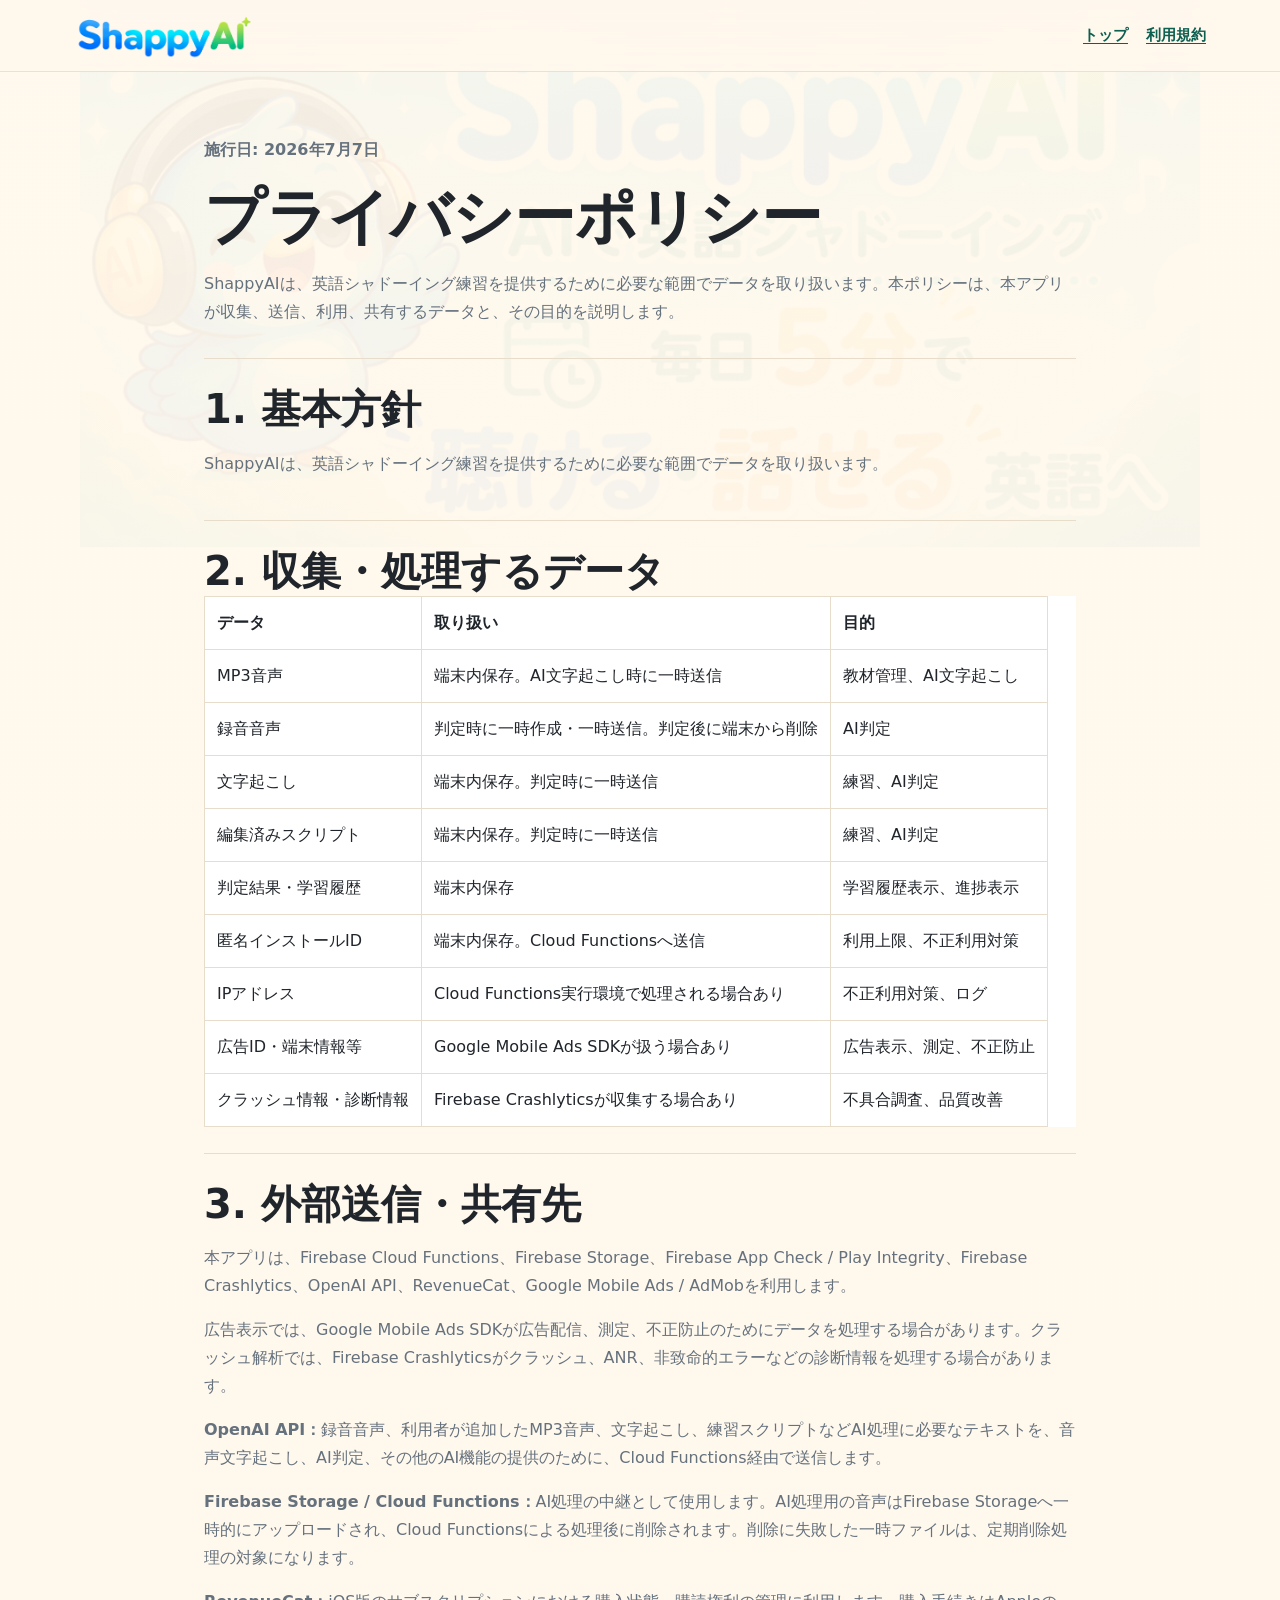
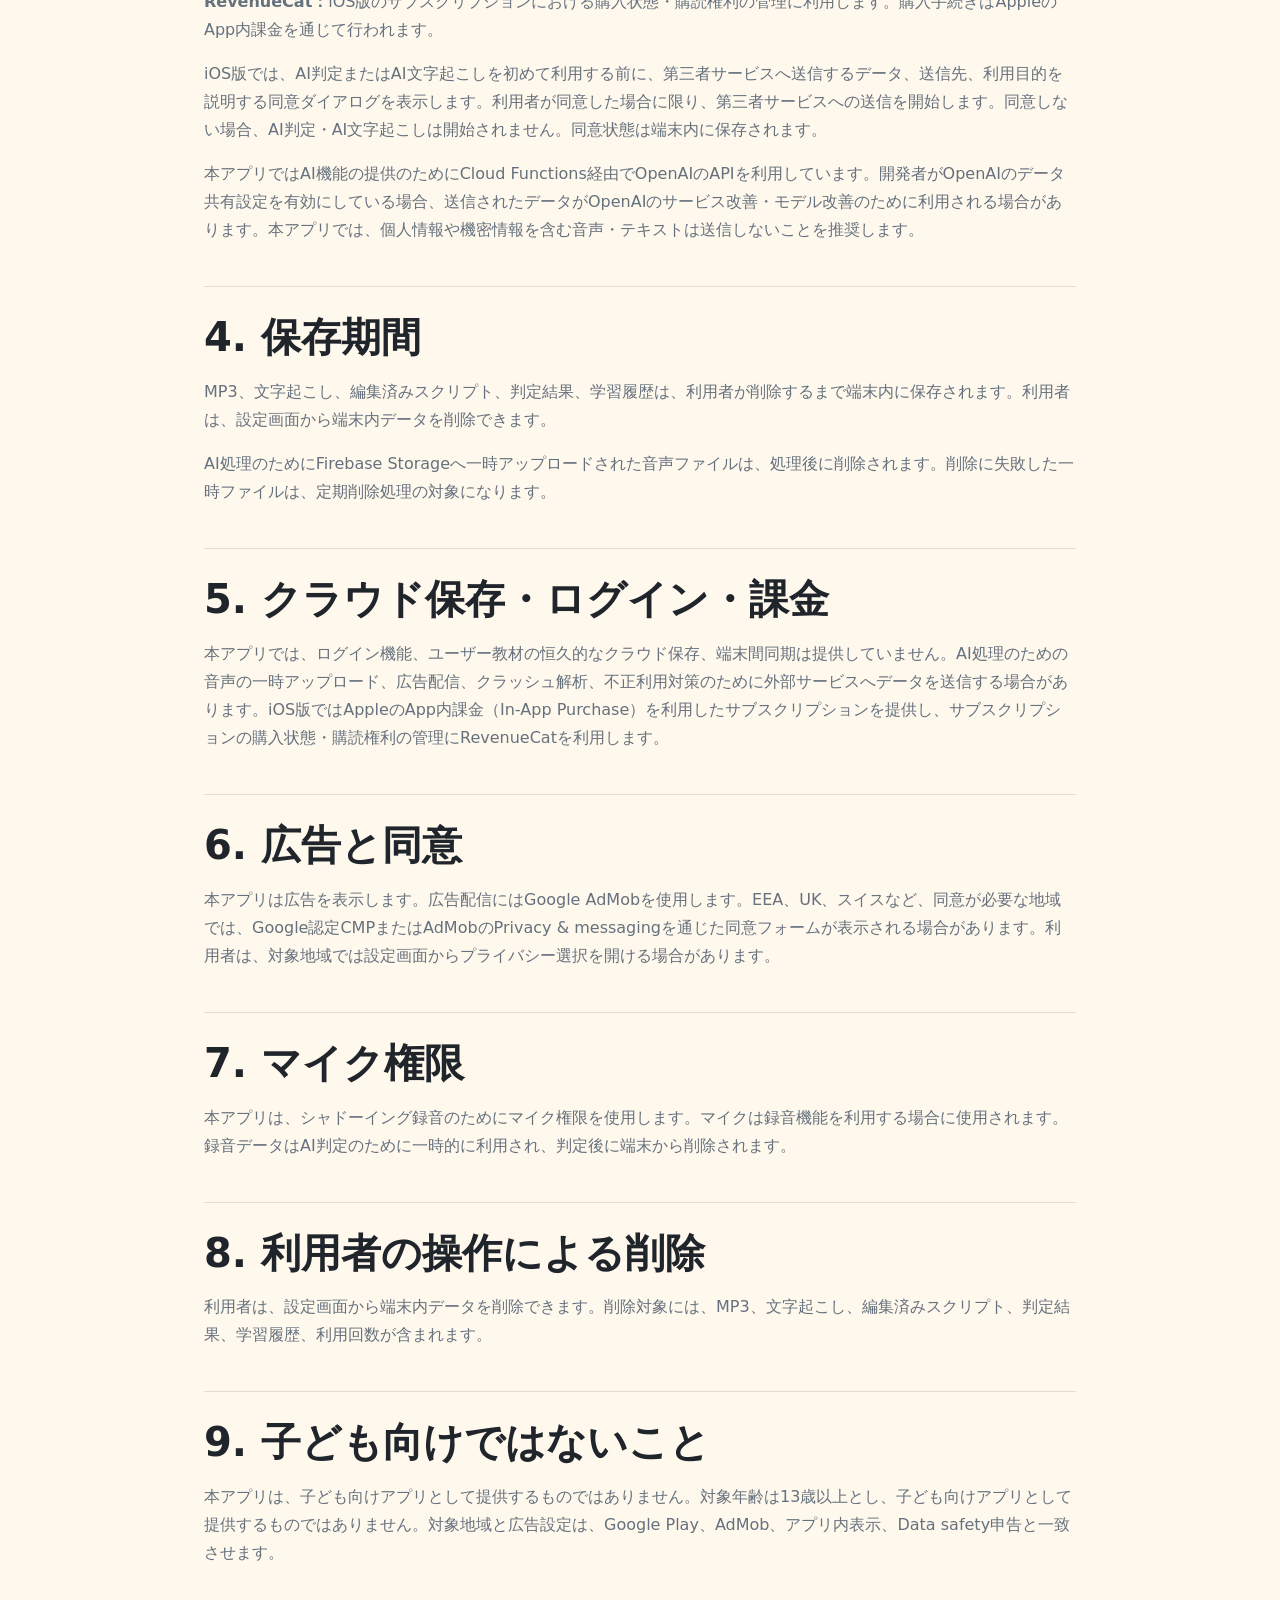
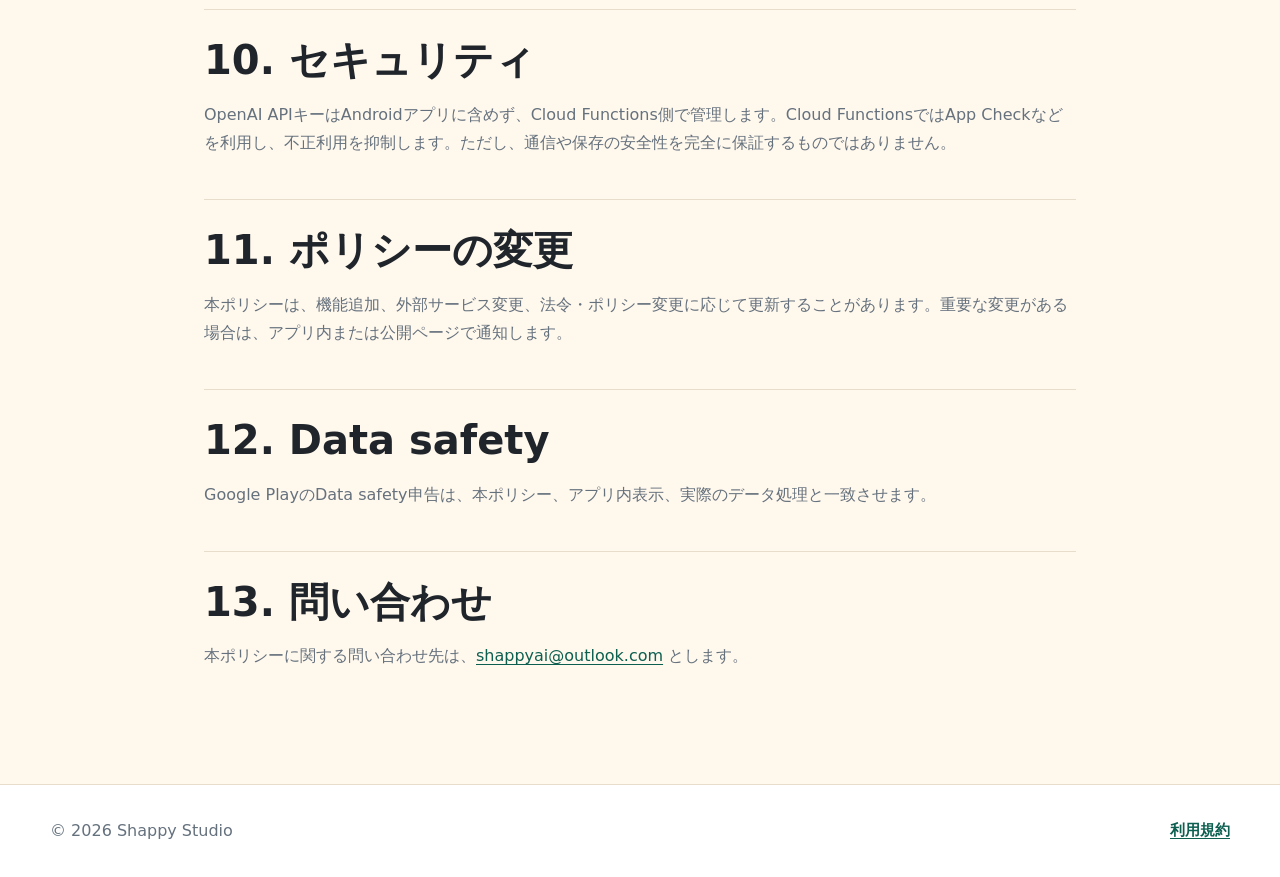
<file: privacy/index.html>
<!doctype html>
<html lang="ja">
  <head>
    <meta charset="utf-8">
    <meta name="viewport" content="width=device-width, initial-scale=1">
    <title>プライバシーポリシー | ShappyAI</title>
    <meta name="description" content="ShappyAIのプライバシーポリシーです。">
    <link rel="canonical" href="https://shappyai.github.io/privacy/">
    <meta property="og:type" content="article">
    <meta property="og:site_name" content="ShappyAI">
    <meta property="og:title" content="プライバシーポリシー | ShappyAI">
    <meta property="og:description" content="ShappyAIの音声、録音、AI処理、広告、クラッシュ解析に関するデータの扱いを確認できます。">
    <meta property="og:url" content="https://shappyai.github.io/privacy/">
    <meta property="og:image" content="https://shappyai.github.io/assets/feature_graphic.png">
    <meta name="twitter:card" content="summary_large_image">
    <meta name="twitter:title" content="プライバシーポリシー | ShappyAI">
    <meta name="twitter:description" content="ShappyAIの音声、録音、AI処理、広告、クラッシュ解析に関するデータの扱いを確認できます。">
    <meta name="twitter:image" content="https://shappyai.github.io/assets/feature_graphic.png">
    <!-- Google tag (gtag.js) -->
    <script async src="https://www.googletagmanager.com/gtag/js?id=G-TS39X33FTC"></script>
    <script>
      window.dataLayer = window.dataLayer || [];
      function gtag(){dataLayer.push(arguments);}
      gtag('js', new Date());

      gtag('config', 'G-TS39X33FTC');
    </script>
    <link rel="stylesheet" href="../styles.css">
  </head>
  <body>
    <header class="site-header">
      <nav class="nav" aria-label="メインナビゲーション">
        <a class="brand" href="../">
          <img src="../assets/logo_full.png" width="1627" height="424" alt="ShappyAI">
        </a>
        <div class="nav-links">
          <a href="../">トップ</a>
          <a href="../terms/">利用規約</a>
        </div>
      </nav>
    </header>

    <main class="doc">
      <header>
        <p class="eyebrow">施行日: 2026年7月7日</p>
        <h1>プライバシーポリシー</h1>
        <p>ShappyAIは、英語シャドーイング練習を提供するために必要な範囲でデータを取り扱います。本ポリシーは、本アプリが収集、送信、利用、共有するデータと、その目的を説明します。</p>
      </header>

      <section>
        <h2>1. 基本方針</h2>
        <p>ShappyAIは、英語シャドーイング練習を提供するために必要な範囲でデータを取り扱います。</p>
      </section>
      <section>
        <h2>2. 収集・処理するデータ</h2>
        <table>
          <thead>
            <tr><th>データ</th><th>取り扱い</th><th>目的</th></tr>
          </thead>
          <tbody>
            <tr><td>MP3音声</td><td>端末内保存。AI文字起こし時に一時送信</td><td>教材管理、AI文字起こし</td></tr>
            <tr><td>録音音声</td><td>判定時に一時作成・一時送信。判定後に端末から削除</td><td>AI判定</td></tr>
            <tr><td>文字起こし</td><td>端末内保存。判定時に一時送信</td><td>練習、AI判定</td></tr>
            <tr><td>編集済みスクリプト</td><td>端末内保存。判定時に一時送信</td><td>練習、AI判定</td></tr>
            <tr><td>判定結果・学習履歴</td><td>端末内保存</td><td>学習履歴表示、進捗表示</td></tr>
            <tr><td>匿名インストールID</td><td>端末内保存。Cloud Functionsへ送信</td><td>利用上限、不正利用対策</td></tr>
            <tr><td>IPアドレス</td><td>Cloud Functions実行環境で処理される場合あり</td><td>不正利用対策、ログ</td></tr>
            <tr><td>広告ID・端末情報等</td><td>Google Mobile Ads SDKが扱う場合あり</td><td>広告表示、測定、不正防止</td></tr>
            <tr><td>クラッシュ情報・診断情報</td><td>Firebase Crashlyticsが収集する場合あり</td><td>不具合調査、品質改善</td></tr>
          </tbody>
        </table>
      </section>
      <section>
        <h2>3. 外部送信・共有先</h2>
        <p>本アプリは、Firebase Cloud Functions、Firebase Storage、Firebase App Check / Play Integrity、Firebase Crashlytics、OpenAI API、RevenueCat、Google Mobile Ads / AdMobを利用します。</p>
        <p>広告表示では、Google Mobile Ads SDKが広告配信、測定、不正防止のためにデータを処理する場合があります。クラッシュ解析では、Firebase Crashlyticsがクラッシュ、ANR、非致命的エラーなどの診断情報を処理する場合があります。</p>
        <p><strong>OpenAI API：</strong>録音音声、利用者が追加したMP3音声、文字起こし、練習スクリプトなどAI処理に必要なテキストを、音声文字起こし、AI判定、その他のAI機能の提供のために、Cloud Functions経由で送信します。</p>
        <p><strong>Firebase Storage / Cloud Functions：</strong>AI処理の中継として使用します。AI処理用の音声はFirebase Storageへ一時的にアップロードされ、Cloud Functionsによる処理後に削除されます。削除に失敗した一時ファイルは、定期削除処理の対象になります。</p>
        <p><strong>RevenueCat：</strong>iOS版のサブスクリプションにおける購入状態・購読権利の管理に利用します。購入手続きはAppleのApp内課金を通じて行われます。</p>
        <p>iOS版では、AI判定またはAI文字起こしを初めて利用する前に、第三者サービスへ送信するデータ、送信先、利用目的を説明する同意ダイアログを表示します。利用者が同意した場合に限り、第三者サービスへの送信を開始します。同意しない場合、AI判定・AI文字起こしは開始されません。同意状態は端末内に保存されます。</p>
        <p>本アプリではAI機能の提供のためにCloud Functions経由でOpenAIのAPIを利用しています。開発者がOpenAIのデータ共有設定を有効にしている場合、送信されたデータがOpenAIのサービス改善・モデル改善のために利用される場合があります。本アプリでは、個人情報や機密情報を含む音声・テキストは送信しないことを推奨します。</p>
      </section>
      <section>
        <h2>4. 保存期間</h2>
        <p>MP3、文字起こし、編集済みスクリプト、判定結果、学習履歴は、利用者が削除するまで端末内に保存されます。利用者は、設定画面から端末内データを削除できます。</p>
        <p>AI処理のためにFirebase Storageへ一時アップロードされた音声ファイルは、処理後に削除されます。削除に失敗した一時ファイルは、定期削除処理の対象になります。</p>
      </section>
      <section>
        <h2>5. クラウド保存・ログイン・課金</h2>
        <p>本アプリでは、ログイン機能、ユーザー教材の恒久的なクラウド保存、端末間同期は提供していません。AI処理のための音声の一時アップロード、広告配信、クラッシュ解析、不正利用対策のために外部サービスへデータを送信する場合があります。iOS版ではAppleのApp内課金（In-App Purchase）を利用したサブスクリプションを提供し、サブスクリプションの購入状態・購読権利の管理にRevenueCatを利用します。</p>
      </section>
      <section>
        <h2>6. 広告と同意</h2>
        <p>本アプリは広告を表示します。広告配信にはGoogle AdMobを使用します。EEA、UK、スイスなど、同意が必要な地域では、Google認定CMPまたはAdMobのPrivacy & messagingを通じた同意フォームが表示される場合があります。利用者は、対象地域では設定画面からプライバシー選択を開ける場合があります。</p>
      </section>
      <section>
        <h2>7. マイク権限</h2>
        <p>本アプリは、シャドーイング録音のためにマイク権限を使用します。マイクは録音機能を利用する場合に使用されます。録音データはAI判定のために一時的に利用され、判定後に端末から削除されます。</p>
      </section>
      <section>
        <h2>8. 利用者の操作による削除</h2>
        <p>利用者は、設定画面から端末内データを削除できます。削除対象には、MP3、文字起こし、編集済みスクリプト、判定結果、学習履歴、利用回数が含まれます。</p>
      </section>
      <section>
        <h2>9. 子ども向けではないこと</h2>
        <p>本アプリは、子ども向けアプリとして提供するものではありません。対象年齢は13歳以上とし、子ども向けアプリとして提供するものではありません。対象地域と広告設定は、Google Play、AdMob、アプリ内表示、Data safety申告と一致させます。</p>
      </section>
      <section>
        <h2>10. セキュリティ</h2>
        <p>OpenAI APIキーはAndroidアプリに含めず、Cloud Functions側で管理します。Cloud FunctionsではApp Checkなどを利用し、不正利用を抑制します。ただし、通信や保存の安全性を完全に保証するものではありません。</p>
      </section>
      <section>
        <h2>11. ポリシーの変更</h2>
        <p>本ポリシーは、機能追加、外部サービス変更、法令・ポリシー変更に応じて更新することがあります。重要な変更がある場合は、アプリ内または公開ページで通知します。</p>
      </section>
      <section>
        <h2>12. Data safety</h2>
        <p>Google PlayのData safety申告は、本ポリシー、アプリ内表示、実際のデータ処理と一致させます。</p>
      </section>
      <section>
        <h2>13. 問い合わせ</h2>
        <p>本ポリシーに関する問い合わせ先は、<a href="mailto:shappyai@outlook.com">shappyai@outlook.com</a> とします。</p>
      </section>
    </main>

    <footer class="site-footer">
      <div class="footer-inner">
        <div>&copy; 2026 Shappy Studio</div>
        <div class="nav-links">
          <a href="../terms/">利用規約</a>
        </div>
      </div>
    </footer>
  </body>
</html>
</file>
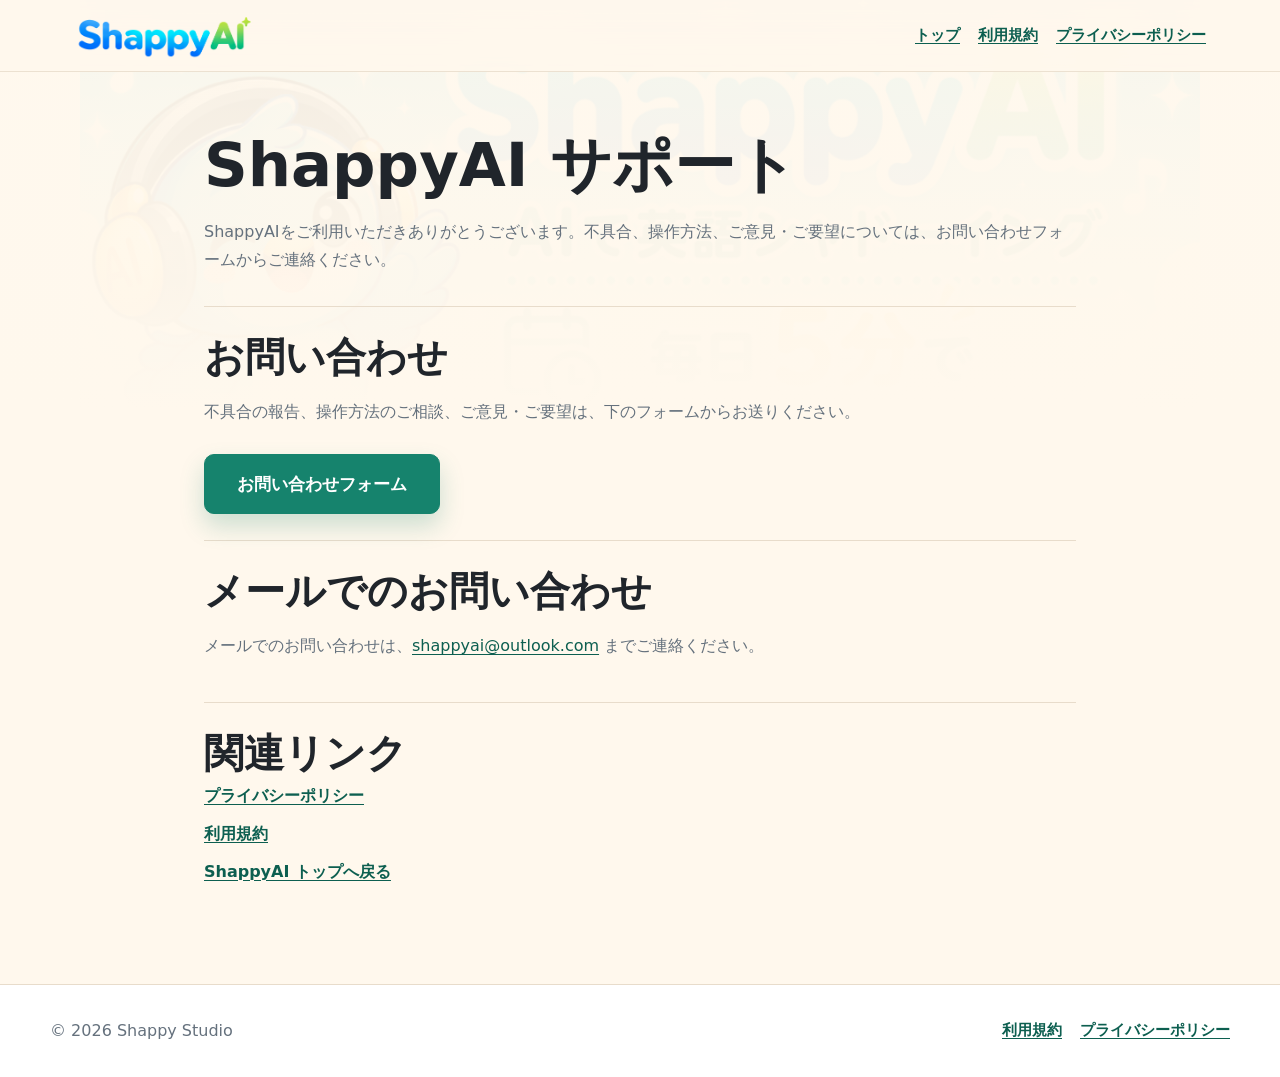
<file: support/index.html>
<!doctype html>
<html lang="ja">
  <head>
    <meta charset="utf-8">
    <meta name="viewport" content="width=device-width, initial-scale=1">
    <title>ShappyAI サポート</title>
    <meta name="description" content="ShappyAIのサポートページです。不具合、操作方法、ご意見・ご要望はこちらからお問い合わせください。">
    <link rel="canonical" href="https://shappyai.github.io/support/">
    <meta property="og:type" content="article">
    <meta property="og:site_name" content="ShappyAI">
    <meta property="og:title" content="ShappyAI サポート">
    <meta property="og:description" content="ShappyAIのサポートページです。不具合、操作方法、ご意見・ご要望はこちらからお問い合わせください。">
    <meta property="og:url" content="https://shappyai.github.io/support/">
    <meta property="og:image" content="https://shappyai.github.io/assets/feature_graphic.png">
    <meta name="twitter:card" content="summary_large_image">
    <meta name="twitter:title" content="ShappyAI サポート">
    <meta name="twitter:description" content="ShappyAIのサポートページです。不具合、操作方法、ご意見・ご要望はこちらからお問い合わせください。">
    <meta name="twitter:image" content="https://shappyai.github.io/assets/feature_graphic.png">
    <!-- Google tag (gtag.js) -->
    <script async src="https://www.googletagmanager.com/gtag/js?id=G-TS39X33FTC"></script>
    <script>
      window.dataLayer = window.dataLayer || [];
      function gtag(){dataLayer.push(arguments);}
      gtag('js', new Date());

      gtag('config', 'G-TS39X33FTC');
    </script>
    <link rel="stylesheet" href="../styles.css">
  </head>
  <body>
    <header class="site-header">
      <nav class="nav" aria-label="メインナビゲーション">
        <a class="brand" href="../">
          <img src="../assets/logo_full.png" width="1627" height="424" alt="ShappyAI">
        </a>
        <div class="nav-links">
          <a href="../">トップ</a>
          <a href="../terms/">利用規約</a>
          <a href="../privacy/">プライバシーポリシー</a>
        </div>
      </nav>
    </header>

    <main class="doc">
      <header>
        <h1>ShappyAI サポート</h1>
        <p>ShappyAIをご利用いただきありがとうございます。不具合、操作方法、ご意見・ご要望については、お問い合わせフォームからご連絡ください。</p>
      </header>

      <section>
        <h2>お問い合わせ</h2>
        <p>不具合の報告、操作方法のご相談、ご意見・ご要望は、下のフォームからお送りください。</p>
        <p class="support-cta">
          <a class="button primary" href="https://forms.gle/CwYdcHKiqgR3MLP46" target="_blank" rel="noopener noreferrer">お問い合わせフォーム</a>
        </p>
      </section>

      <section>
        <h2>メールでのお問い合わせ</h2>
        <p>メールでのお問い合わせは、<a href="mailto:shappyai@outlook.com">shappyai@outlook.com</a> までご連絡ください。</p>
      </section>

      <section>
        <h2>関連リンク</h2>
        <ul class="support-links">
          <li><a href="../privacy/">プライバシーポリシー</a></li>
          <li><a href="../terms/">利用規約</a></li>
          <li><a href="../">ShappyAI トップへ戻る</a></li>
        </ul>
      </section>
    </main>

    <footer class="site-footer">
      <div class="footer-inner">
        <div>&copy; 2026 Shappy Studio</div>
        <div class="nav-links">
          <a href="../terms/">利用規約</a>
          <a href="../privacy/">プライバシーポリシー</a>
        </div>
      </div>
    </footer>
  </body>
</html>
</file>
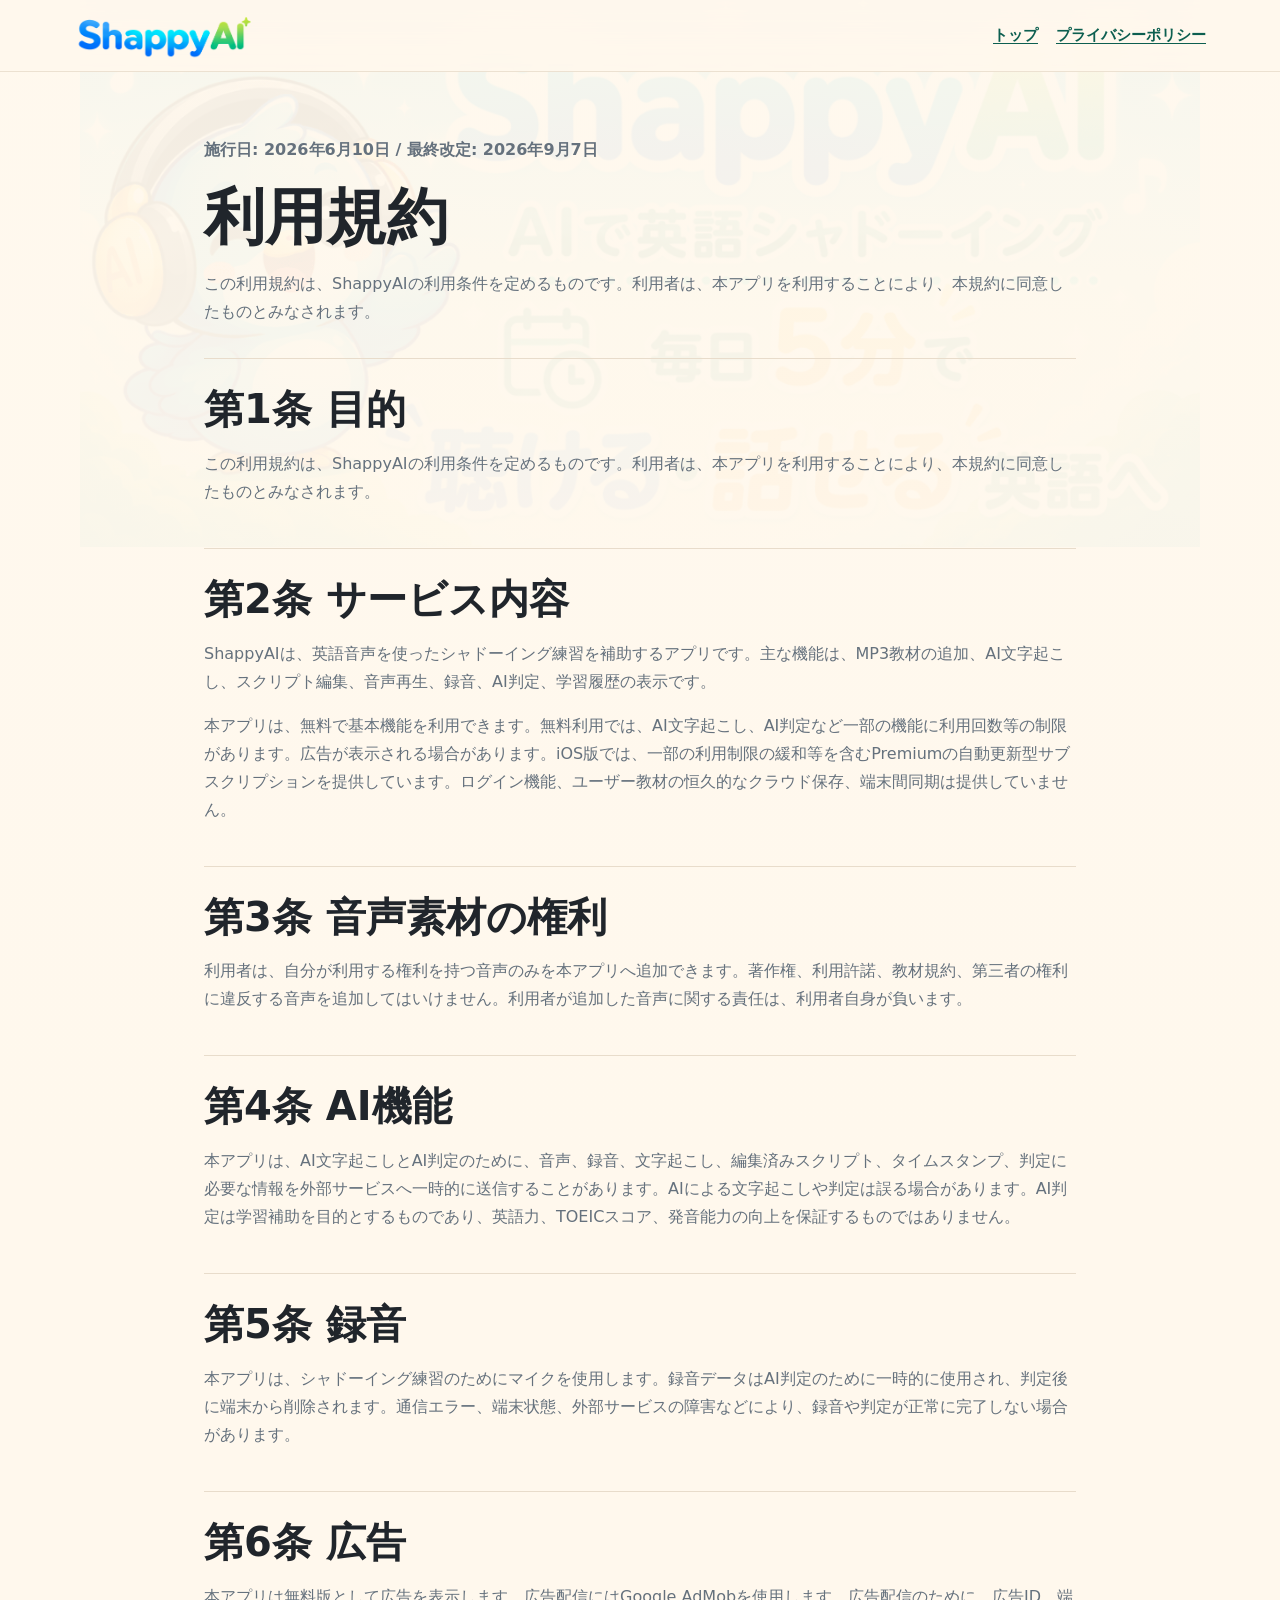
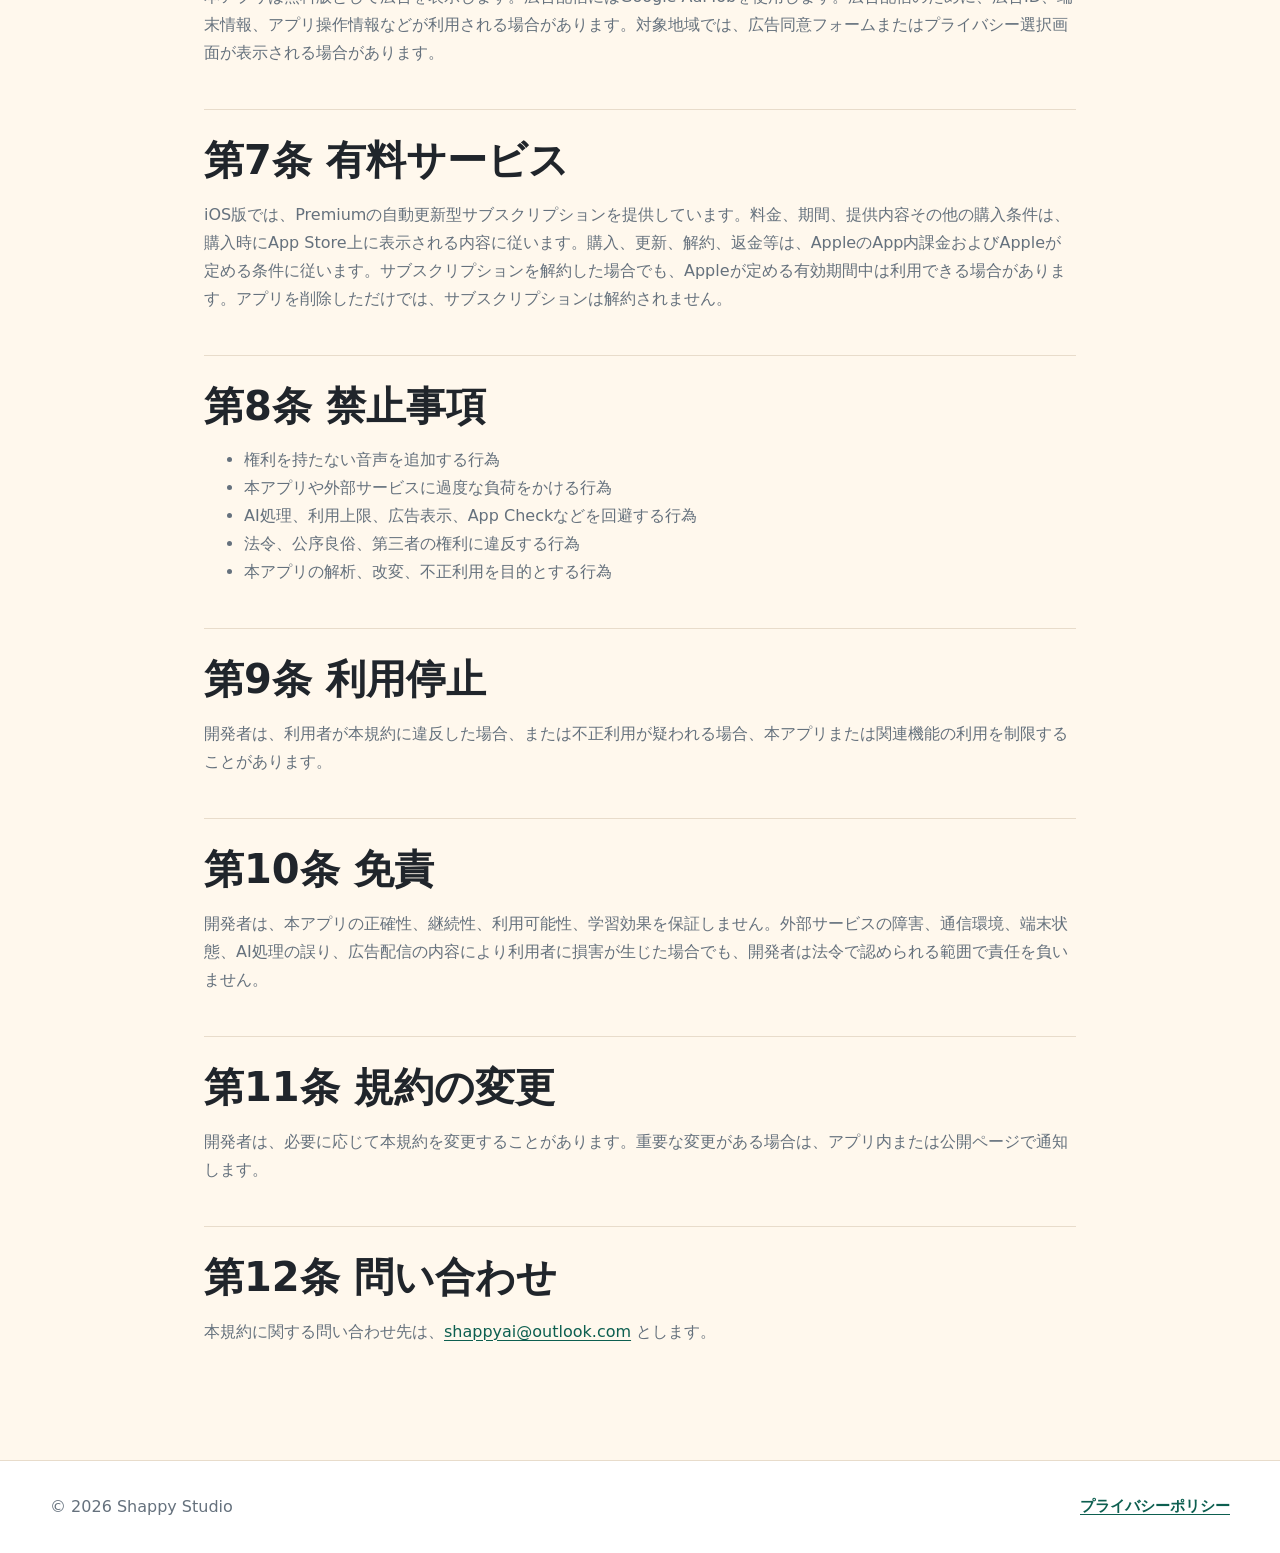
<file: terms/index.html>
<!doctype html>
<html lang="ja">
  <head>
    <meta charset="utf-8">
    <meta name="viewport" content="width=device-width, initial-scale=1">
    <title>利用規約 | ShappyAI</title>
    <meta name="description" content="ShappyAIの利用規約です。">
    <link rel="canonical" href="https://shappyai.github.io/terms/">
    <meta property="og:type" content="article">
    <meta property="og:site_name" content="ShappyAI">
    <meta property="og:title" content="利用規約 | ShappyAI">
    <meta property="og:description" content="ShappyAIの利用条件、禁止事項、免責事項を確認できます。">
    <meta property="og:url" content="https://shappyai.github.io/terms/">
    <meta property="og:image" content="https://shappyai.github.io/assets/feature_graphic.png">
    <meta name="twitter:card" content="summary_large_image">
    <meta name="twitter:title" content="利用規約 | ShappyAI">
    <meta name="twitter:description" content="ShappyAIの利用条件、禁止事項、免責事項を確認できます。">
    <meta name="twitter:image" content="https://shappyai.github.io/assets/feature_graphic.png">
    <!-- Google tag (gtag.js) -->
    <script async src="https://www.googletagmanager.com/gtag/js?id=G-TS39X33FTC"></script>
    <script>
      window.dataLayer = window.dataLayer || [];
      function gtag(){dataLayer.push(arguments);}
      gtag('js', new Date());

      gtag('config', 'G-TS39X33FTC');
    </script>
    <link rel="stylesheet" href="../styles.css">
  </head>
  <body>
    <header class="site-header">
      <nav class="nav" aria-label="メインナビゲーション">
        <a class="brand" href="../">
          <img src="../assets/logo_full.png" width="1627" height="424" alt="ShappyAI">
        </a>
        <div class="nav-links">
          <a href="../">トップ</a>
          <a href="../privacy/">プライバシーポリシー</a>
        </div>
      </nav>
    </header>

    <main class="doc">
      <header>
        <p class="eyebrow">施行日: 2026年6月10日 / 最終改定: 2026年9月7日</p>
        <h1>利用規約</h1>
        <p>この利用規約は、ShappyAIの利用条件を定めるものです。利用者は、本アプリを利用することにより、本規約に同意したものとみなされます。</p>
      </header>

      <section>
        <h2>第1条 目的</h2>
        <p>この利用規約は、ShappyAIの利用条件を定めるものです。利用者は、本アプリを利用することにより、本規約に同意したものとみなされます。</p>
      </section>
      <section>
        <h2>第2条 サービス内容</h2>
        <p>ShappyAIは、英語音声を使ったシャドーイング練習を補助するアプリです。主な機能は、MP3教材の追加、AI文字起こし、スクリプト編集、音声再生、録音、AI判定、学習履歴の表示です。</p>
        <p>本アプリは、無料で基本機能を利用できます。無料利用では、AI文字起こし、AI判定など一部の機能に利用回数等の制限があります。広告が表示される場合があります。iOS版では、一部の利用制限の緩和等を含むPremiumの自動更新型サブスクリプションを提供しています。ログイン機能、ユーザー教材の恒久的なクラウド保存、端末間同期は提供していません。</p>
      </section>
      <section>
        <h2>第3条 音声素材の権利</h2>
        <p>利用者は、自分が利用する権利を持つ音声のみを本アプリへ追加できます。著作権、利用許諾、教材規約、第三者の権利に違反する音声を追加してはいけません。利用者が追加した音声に関する責任は、利用者自身が負います。</p>
      </section>
      <section>
        <h2>第4条 AI機能</h2>
        <p>本アプリは、AI文字起こしとAI判定のために、音声、録音、文字起こし、編集済みスクリプト、タイムスタンプ、判定に必要な情報を外部サービスへ一時的に送信することがあります。AIによる文字起こしや判定は誤る場合があります。AI判定は学習補助を目的とするものであり、英語力、TOEICスコア、発音能力の向上を保証するものではありません。</p>
      </section>
      <section>
        <h2>第5条 録音</h2>
        <p>本アプリは、シャドーイング練習のためにマイクを使用します。録音データはAI判定のために一時的に使用され、判定後に端末から削除されます。通信エラー、端末状態、外部サービスの障害などにより、録音や判定が正常に完了しない場合があります。</p>
      </section>
      <section>
        <h2>第6条 広告</h2>
        <p>本アプリは無料版として広告を表示します。広告配信にはGoogle AdMobを使用します。広告配信のために、広告ID、端末情報、アプリ操作情報などが利用される場合があります。対象地域では、広告同意フォームまたはプライバシー選択画面が表示される場合があります。</p>
      </section>
      <section>
        <h2>第7条 有料サービス</h2>
        <p>iOS版では、Premiumの自動更新型サブスクリプションを提供しています。料金、期間、提供内容その他の購入条件は、購入時にApp Store上に表示される内容に従います。購入、更新、解約、返金等は、AppleのApp内課金およびAppleが定める条件に従います。サブスクリプションを解約した場合でも、Appleが定める有効期間中は利用できる場合があります。アプリを削除しただけでは、サブスクリプションは解約されません。</p>
      </section>
      <section>
        <h2>第8条 禁止事項</h2>
        <ul>
          <li>権利を持たない音声を追加する行為</li>
          <li>本アプリや外部サービスに過度な負荷をかける行為</li>
          <li>AI処理、利用上限、広告表示、App Checkなどを回避する行為</li>
          <li>法令、公序良俗、第三者の権利に違反する行為</li>
          <li>本アプリの解析、改変、不正利用を目的とする行為</li>
        </ul>
      </section>
      <section>
        <h2>第9条 利用停止</h2>
        <p>開発者は、利用者が本規約に違反した場合、または不正利用が疑われる場合、本アプリまたは関連機能の利用を制限することがあります。</p>
      </section>
      <section>
        <h2>第10条 免責</h2>
        <p>開発者は、本アプリの正確性、継続性、利用可能性、学習効果を保証しません。外部サービスの障害、通信環境、端末状態、AI処理の誤り、広告配信の内容により利用者に損害が生じた場合でも、開発者は法令で認められる範囲で責任を負いません。</p>
      </section>
      <section>
        <h2>第11条 規約の変更</h2>
        <p>開発者は、必要に応じて本規約を変更することがあります。重要な変更がある場合は、アプリ内または公開ページで通知します。</p>
      </section>
      <section>
        <h2>第12条 問い合わせ</h2>
        <p>本規約に関する問い合わせ先は、<a href="mailto:shappyai@outlook.com">shappyai@outlook.com</a> とします。</p>
      </section>
    </main>

    <footer class="site-footer">
      <div class="footer-inner">
        <div>&copy; 2026 Shappy Studio</div>
        <div class="nav-links">
          <a href="../privacy/">プライバシーポリシー</a>
        </div>
      </div>
    </footer>
  </body>
</html>
</file>
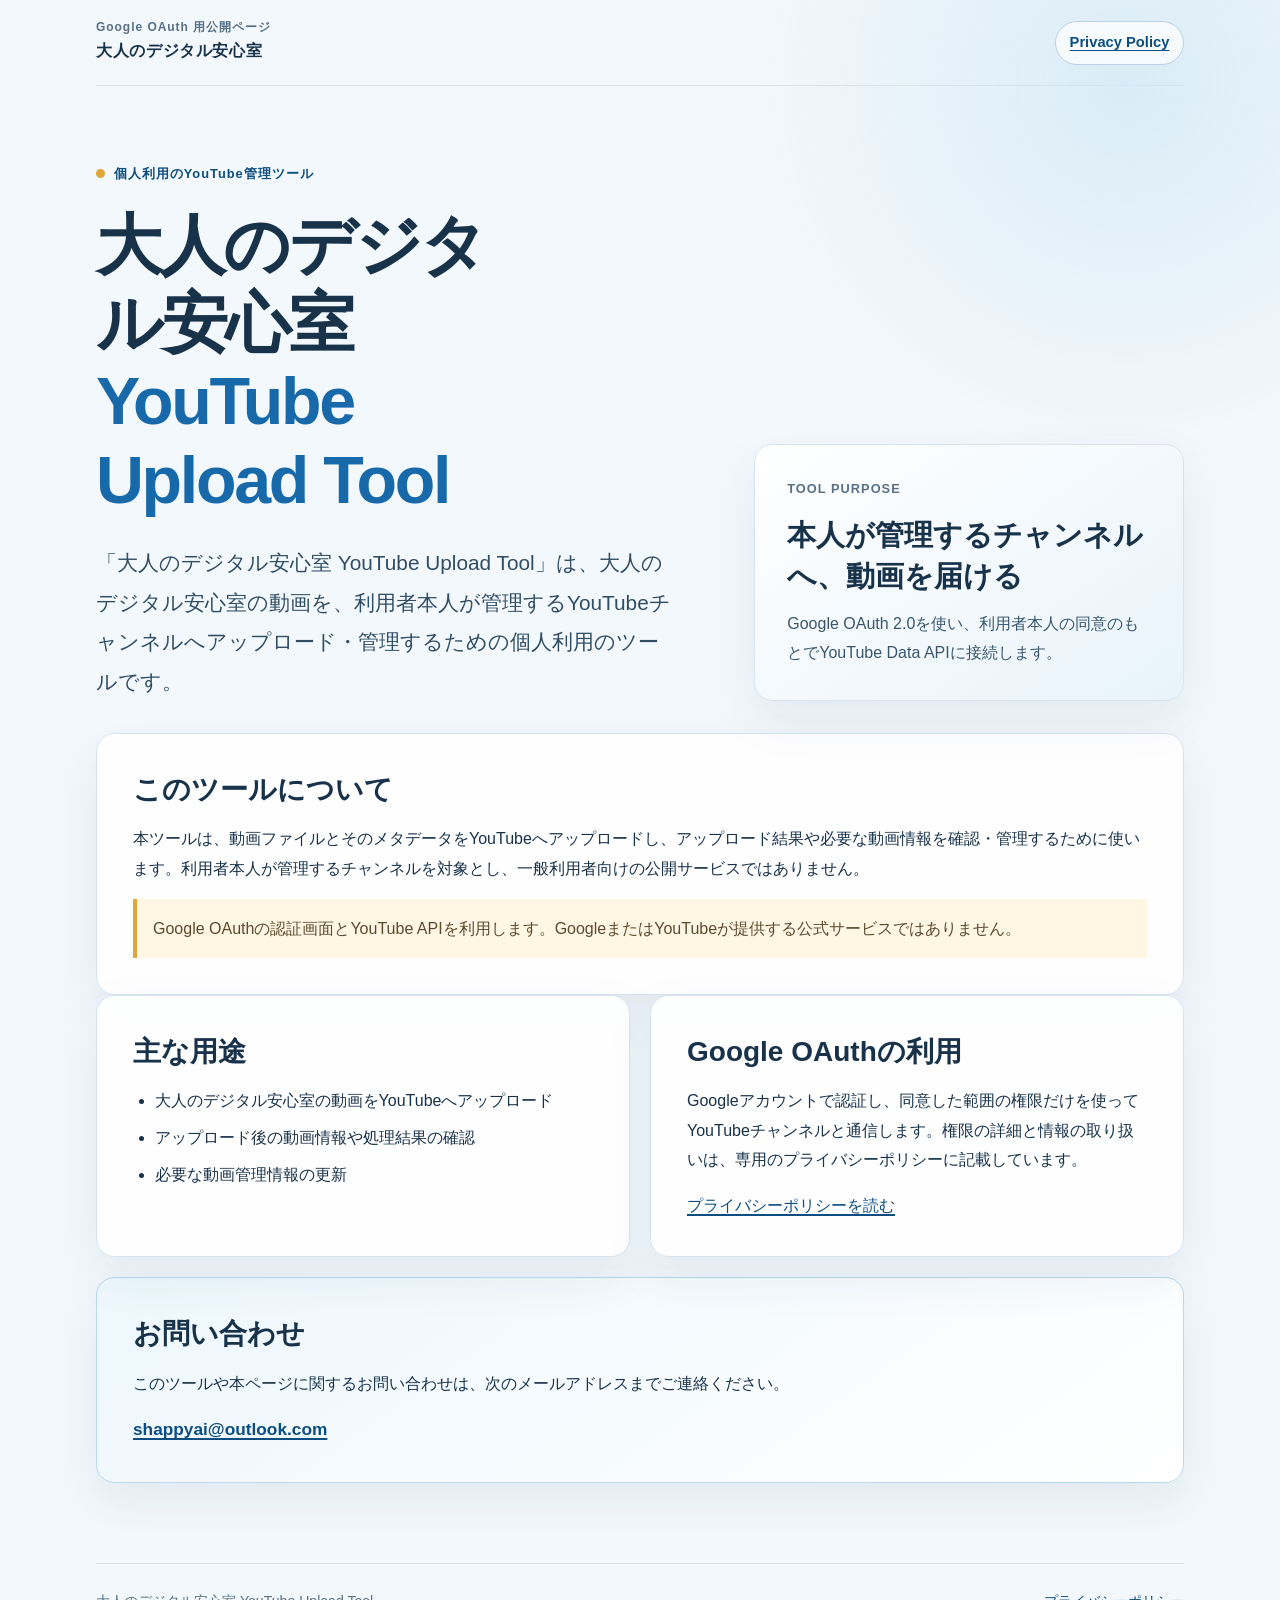
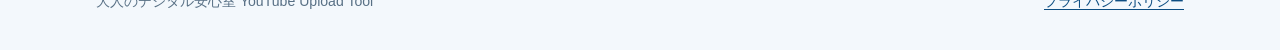
<file: youtube-anshin/index.html>
<!doctype html>
<html lang="ja">
  <head>
    <meta charset="utf-8">
    <meta name="viewport" content="width=device-width, initial-scale=1">
    <title>大人のデジタル安心室 YouTube Upload Tool</title>
    <meta name="description" content="大人のデジタル安心室 YouTube Upload Toolのアプリホームページです。Google OAuthを使い、管理するYouTubeチャンネルへ動画をアップロードします。">
    <link rel="canonical" href="https://shappyai.github.io/youtube-anshin/">
    <style>
      :root {
        color-scheme: light;
        --ink: #18324a;
        --muted: #587085;
        --blue: #1769aa;
        --blue-dark: #0d4e82;
        --line: #d7e4ee;
        --paper: #ffffff;
        --wash: #f3f8fc;
        --soft-blue: #e8f3fb;
        --soft-amber: #fff6e4;
      }

      *,
      *::before,
      *::after {
        box-sizing: inherit;
      }

      html {
        box-sizing: border-box;
        background: var(--wash);
      }

      body {
        margin: 0;
        color: var(--ink);
        background:
          radial-gradient(circle at 88% 5%, rgba(95, 177, 224, 0.17), transparent 24rem),
          var(--wash);
        font-family: -apple-system, BlinkMacSystemFont, "Hiragino Kaku Gothic ProN", "Yu Gothic", Meiryo, sans-serif;
        font-size: 1rem;
        line-height: 1.85;
      }

      a {
        color: var(--blue-dark);
        text-decoration-thickness: 0.1em;
        text-underline-offset: 0.18em;
      }

      a:hover {
        color: var(--blue);
      }

      .page-shell {
        width: min(100% - 2rem, 68rem);
        margin: 0 auto;
      }

      .site-header {
        display: flex;
        align-items: center;
        justify-content: space-between;
        gap: 1rem;
        padding: 1.25rem 0;
        border-bottom: 1px solid var(--line);
      }

      .brand {
        color: var(--ink);
        font-weight: 700;
        letter-spacing: 0.04em;
        text-decoration: none;
      }

      .brand small {
        display: block;
        color: var(--muted);
        font-size: 0.75rem;
        font-weight: 600;
        letter-spacing: 0.08em;
        line-height: 1.3;
      }

      .nav-link {
        display: inline-flex;
        align-items: center;
        min-height: 2.75rem;
        padding: 0.45rem 0.85rem;
        border: 1px solid #b9d2e4;
        border-radius: 999px;
        background: rgba(255, 255, 255, 0.72);
        font-size: 0.92rem;
        font-weight: 700;
        white-space: nowrap;
      }

      main {
        padding: 4.5rem 0 5rem;
      }

      .hero {
        display: grid;
        grid-template-columns: minmax(0, 1.15fr) minmax(18rem, 0.85fr);
        align-items: stretch;
        gap: clamp(2rem, 6vw, 5rem);
        margin-bottom: 2rem;
      }

      .eyebrow {
        display: inline-flex;
        align-items: center;
        gap: 0.55rem;
        margin-bottom: 1.25rem;
        color: var(--blue-dark);
        font-size: 0.8rem;
        font-weight: 800;
        letter-spacing: 0.08em;
      }

      .eyebrow::before {
        width: 0.55rem;
        height: 0.55rem;
        border-radius: 50%;
        background: #e0a63a;
        content: "";
      }

      h1,
      h2,
      p {
        margin-top: 0;
      }

      h1 {
        max-width: 12ch;
        margin-bottom: 1.5rem;
        font-size: clamp(2.15rem, 5.2vw, 4.15rem);
        letter-spacing: -0.035em;
        line-height: 1.18;
      }

      h1 span {
        color: var(--blue);
      }

      .lead {
        max-width: 38rem;
        margin-bottom: 0;
        color: #304d64;
        font-size: clamp(1.08rem, 2vw, 1.3rem);
        line-height: 1.9;
      }

      .hero-card,
      .surface {
        border: 1px solid var(--line);
        border-radius: 1.15rem;
        background: rgba(255, 255, 255, 0.92);
        box-shadow: 0 1.2rem 3rem rgba(25, 67, 96, 0.08);
      }

      .hero-card {
        align-self: end;
        padding: clamp(1.4rem, 3vw, 2rem);
        background: linear-gradient(145deg, var(--paper), var(--soft-blue));
      }

      .card-label {
        margin-bottom: 0.9rem;
        color: var(--muted);
        font-size: 0.8rem;
        font-weight: 800;
        letter-spacing: 0.08em;
      }

      .hero-card h2 {
        margin-bottom: 0.8rem;
        font-size: clamp(1.35rem, 3vw, 1.8rem);
        line-height: 1.4;
      }

      .hero-card p:last-child {
        margin-bottom: 0;
        color: #39566c;
      }

      .surface {
        margin-top: 1.25rem;
        padding: clamp(1.35rem, 3.5vw, 2.25rem);
      }

      .surface h2 {
        margin-bottom: 0.85rem;
        font-size: clamp(1.3rem, 2.6vw, 1.75rem);
        line-height: 1.45;
      }

      .surface p:last-child,
      .surface ul:last-child {
        margin-bottom: 0;
      }

      .two-column {
        display: grid;
        grid-template-columns: repeat(2, minmax(0, 1fr));
        gap: 1.25rem;
      }

      .two-column .surface {
        margin-top: 0;
      }

      ul {
        margin: 0;
        padding-left: 1.35rem;
      }

      li + li {
        margin-top: 0.45rem;
      }

      .note {
        margin-top: 1rem;
        padding: 0.9rem 1rem;
        border-left: 0.3rem solid #e0a63a;
        background: var(--soft-amber);
        color: #5c4a2d;
      }

      .contact {
        border-color: #b9d8eb;
        background: linear-gradient(145deg, #edf7fd, #ffffff);
      }

      .contact-link {
        font-size: 1.08rem;
        font-weight: 700;
      }

      footer {
        padding: 1.5rem 0 2.25rem;
        border-top: 1px solid var(--line);
        color: var(--muted);
        font-size: 0.88rem;
      }

      .footer-row {
        display: flex;
        flex-wrap: wrap;
        justify-content: space-between;
        gap: 0.75rem 1.5rem;
      }

      @media (max-width: 44rem) {
        .site-header {
          align-items: flex-start;
        }

        main {
          padding-top: 3rem;
        }

        .hero,
        .two-column {
          grid-template-columns: 1fr;
        }

        .hero {
          gap: 1.5rem;
        }

        h1 {
          max-width: none;
          font-size: clamp(2.1rem, 11vw, 3.2rem);
        }

        .hero-card {
          align-self: stretch;
        }
      }

      @media (max-width: 28rem) {
        .page-shell {
          width: min(100% - 1.25rem, 68rem);
        }

        .site-header {
          gap: 0.6rem;
        }

        .nav-link {
          padding-inline: 0.7rem;
          font-size: 0.82rem;
        }
      }
    </style>
  </head>
  <body>
    <div class="page-shell">
      <header class="site-header">
        <a class="brand" href="/youtube-anshin/">
          <small>Google OAuth 用公開ページ</small>
          大人のデジタル安心室
        </a>
        <a class="nav-link" href="/youtube-anshin/privacy/">Privacy Policy</a>
      </header>

      <main>
        <section class="hero" aria-labelledby="page-title">
          <div>
            <div class="eyebrow">個人利用のYouTube管理ツール</div>
            <h1 id="page-title">大人のデジタル安心室<br><span>YouTube Upload Tool</span></h1>
            <p class="lead">「大人のデジタル安心室 YouTube Upload Tool」は、大人のデジタル安心室の動画を、利用者本人が管理するYouTubeチャンネルへアップロード・管理するための個人利用のツールです。</p>
          </div>

          <aside class="hero-card" aria-label="ツールの概要">
            <p class="card-label">TOOL PURPOSE</p>
            <h2>本人が管理するチャンネルへ、動画を届ける</h2>
            <p>Google OAuth 2.0を使い、利用者本人の同意のもとでYouTube Data APIに接続します。</p>
          </aside>
        </section>

        <section class="surface" aria-labelledby="about-title">
          <h2 id="about-title">このツールについて</h2>
          <p>本ツールは、動画ファイルとそのメタデータをYouTubeへアップロードし、アップロード結果や必要な動画情報を確認・管理するために使います。利用者本人が管理するチャンネルを対象とし、一般利用者向けの公開サービスではありません。</p>
          <p class="note">Google OAuthの認証画面とYouTube APIを利用します。GoogleまたはYouTubeが提供する公式サービスではありません。</p>
        </section>

        <div class="two-column">
          <section class="surface" aria-labelledby="use-title">
            <h2 id="use-title">主な用途</h2>
            <ul>
              <li>大人のデジタル安心室の動画をYouTubeへアップロード</li>
              <li>アップロード後の動画情報や処理結果の確認</li>
              <li>必要な動画管理情報の更新</li>
            </ul>
          </section>

          <section class="surface" aria-labelledby="auth-title">
            <h2 id="auth-title">Google OAuthの利用</h2>
            <p>Googleアカウントで認証し、同意した範囲の権限だけを使ってYouTubeチャンネルと通信します。権限の詳細と情報の取り扱いは、専用のプライバシーポリシーに記載しています。</p>
            <p><a href="/youtube-anshin/privacy/">プライバシーポリシーを読む</a></p>
          </section>
        </div>

        <section class="surface contact" aria-labelledby="contact-title">
          <h2 id="contact-title">お問い合わせ</h2>
          <p>このツールや本ページに関するお問い合わせは、次のメールアドレスまでご連絡ください。</p>
          <p><a class="contact-link" href="mailto:shappyai@outlook.com">shappyai@outlook.com</a></p>
        </section>
      </main>

      <footer>
        <div class="footer-row">
          <span>大人のデジタル安心室 YouTube Upload Tool</span>
          <a href="/youtube-anshin/privacy/">プライバシーポリシー</a>
        </div>
      </footer>
    </div>
  </body>
</html>
</file>
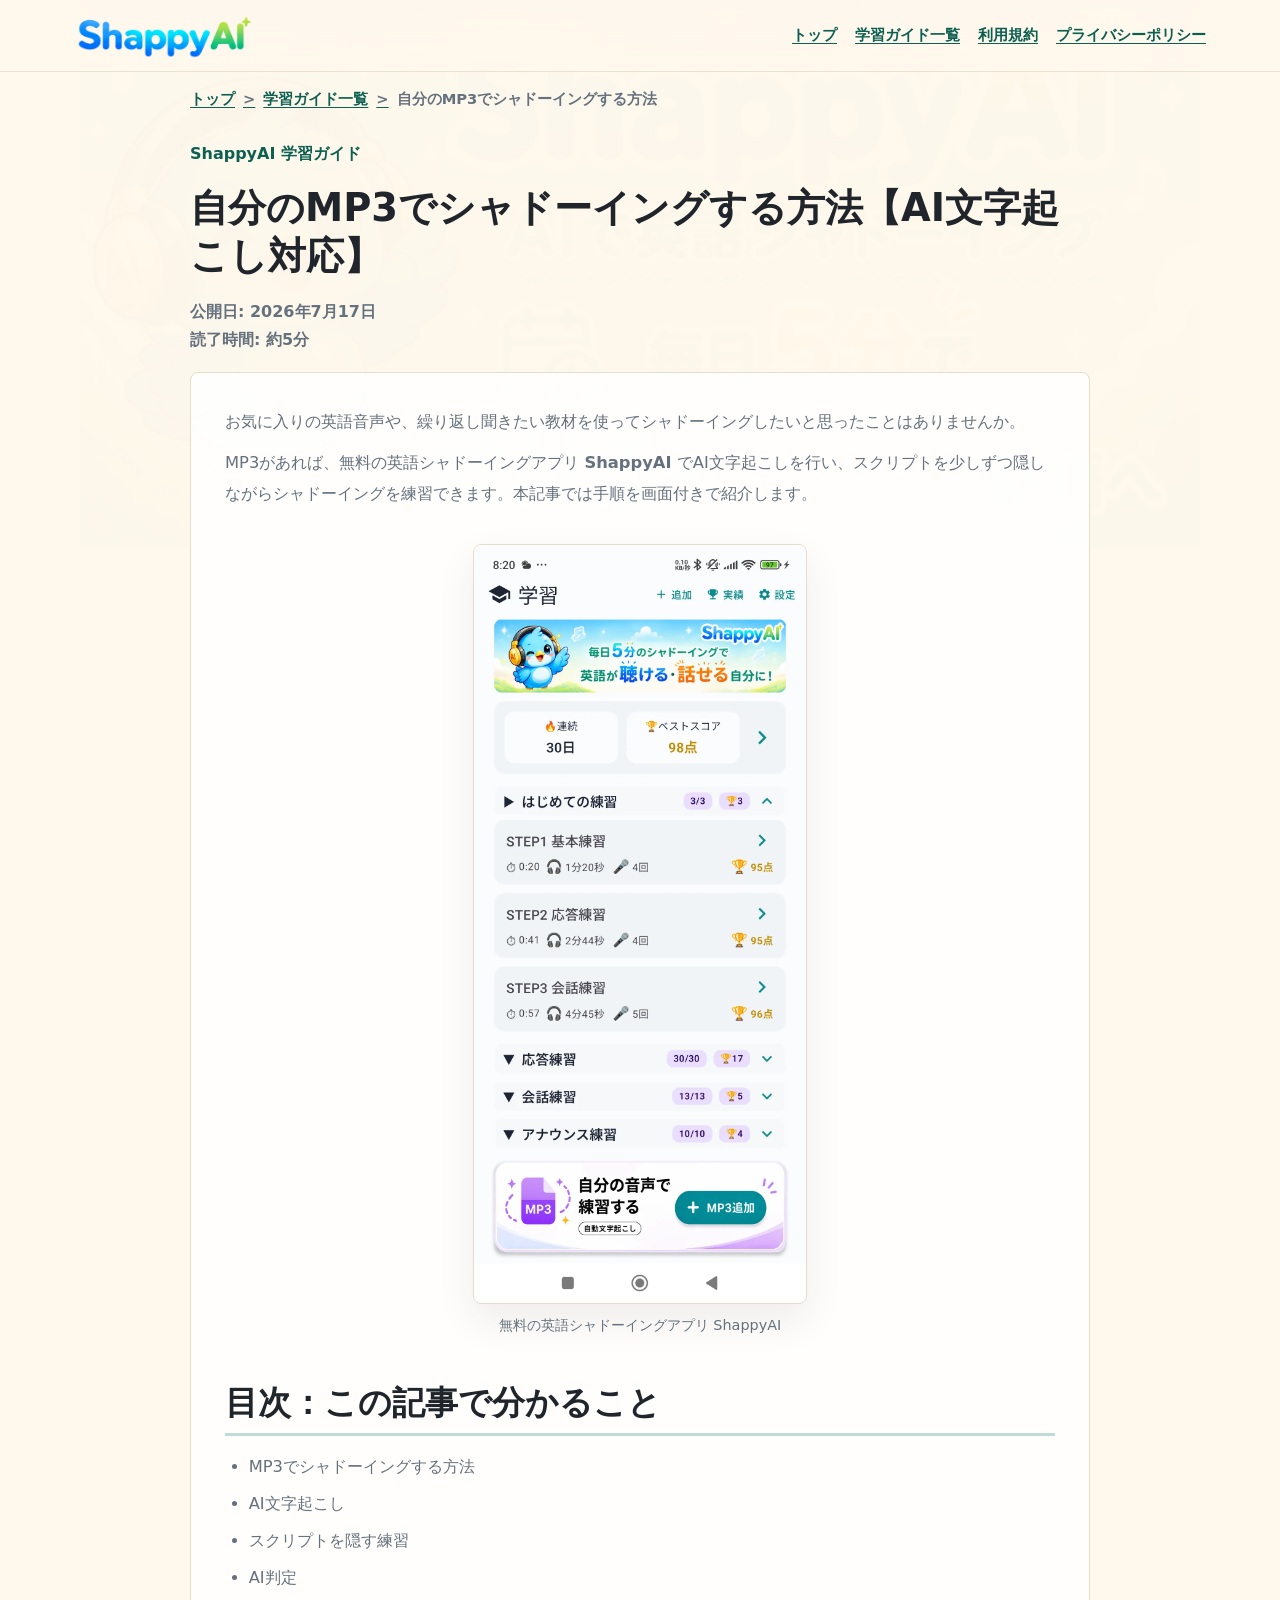
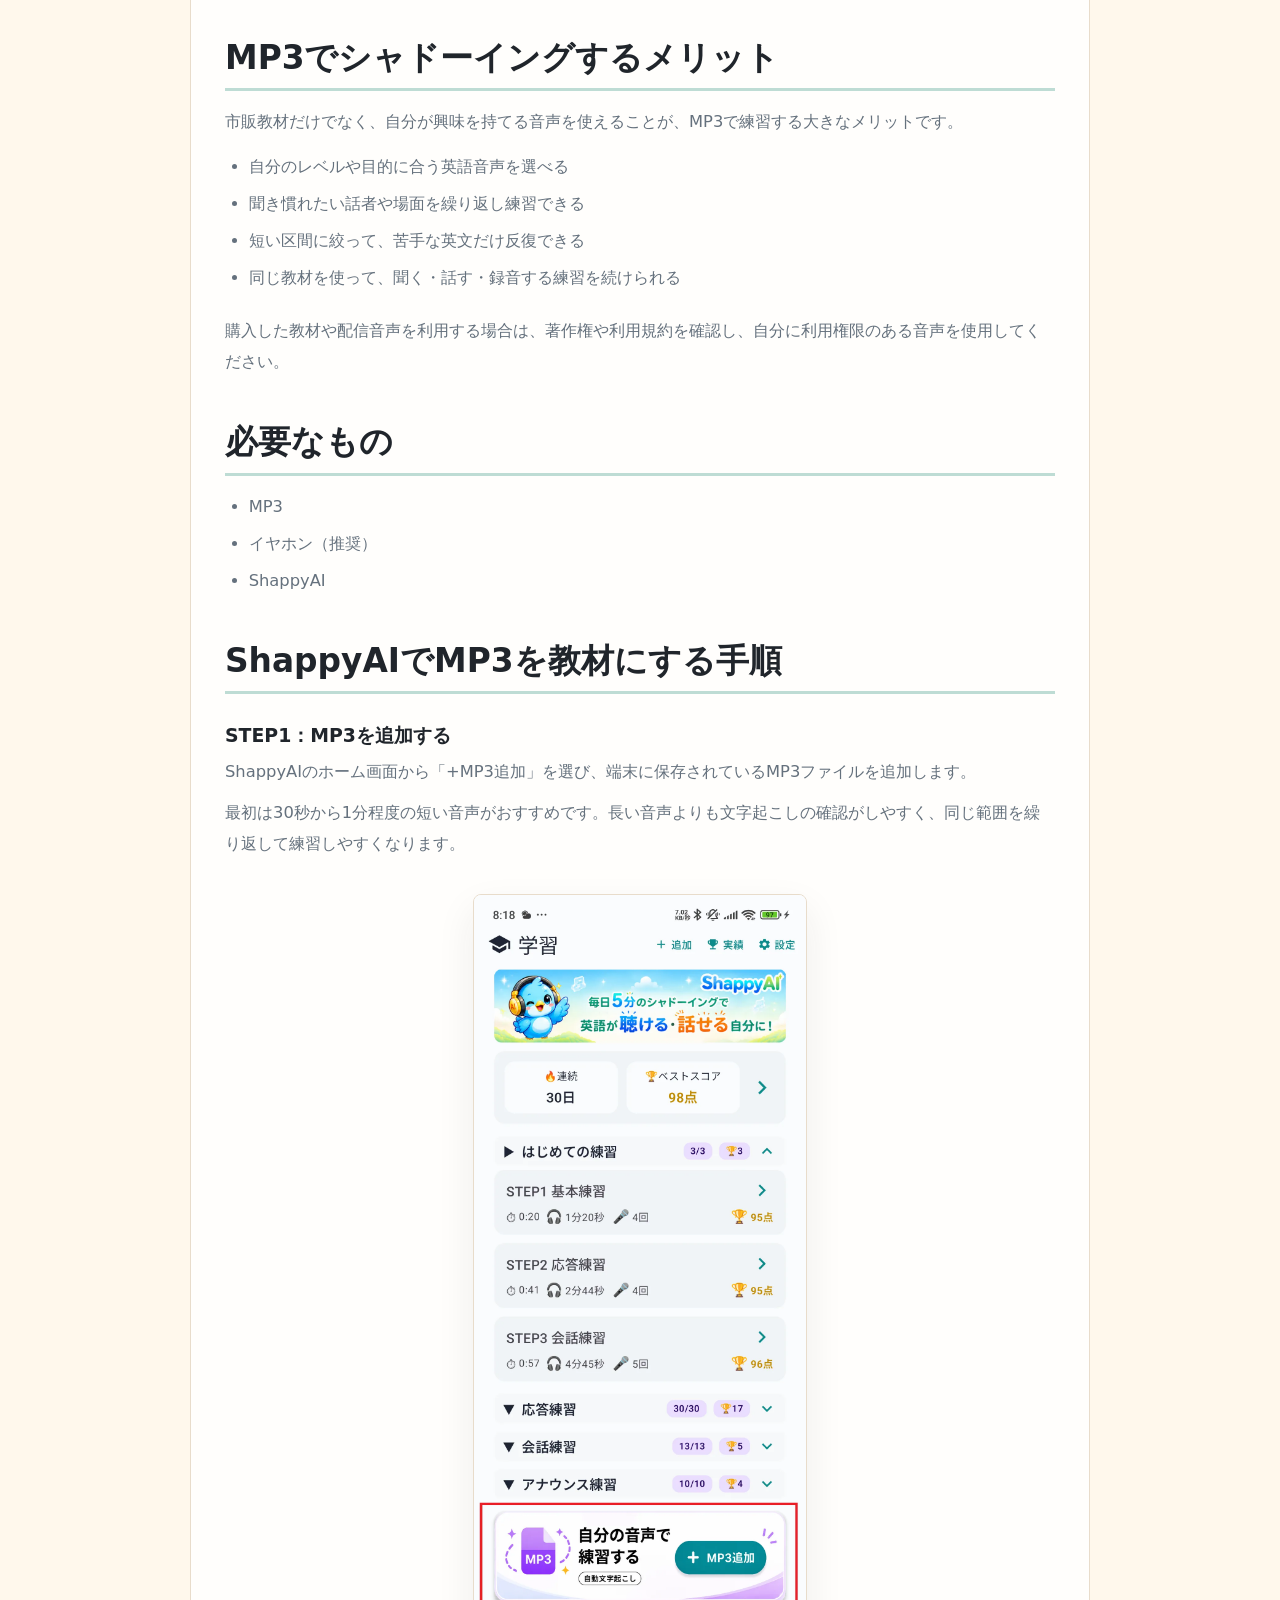
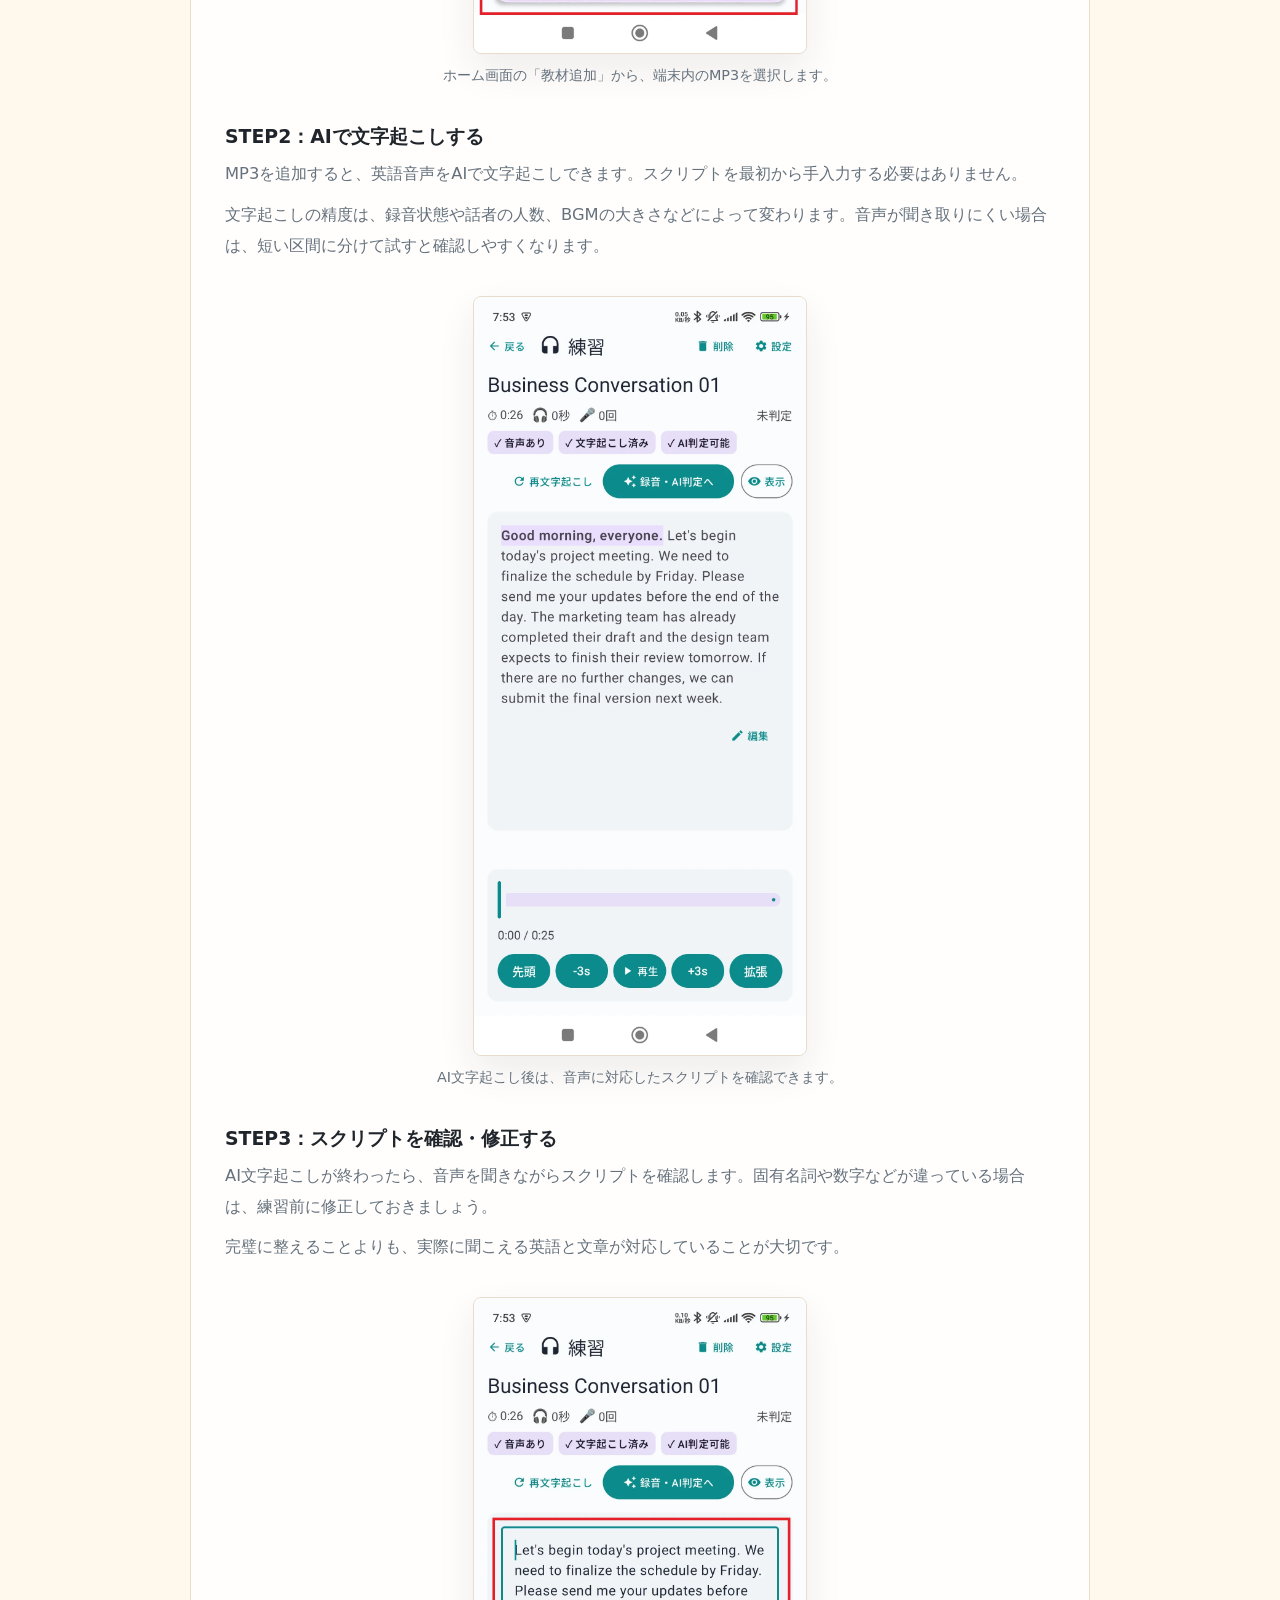
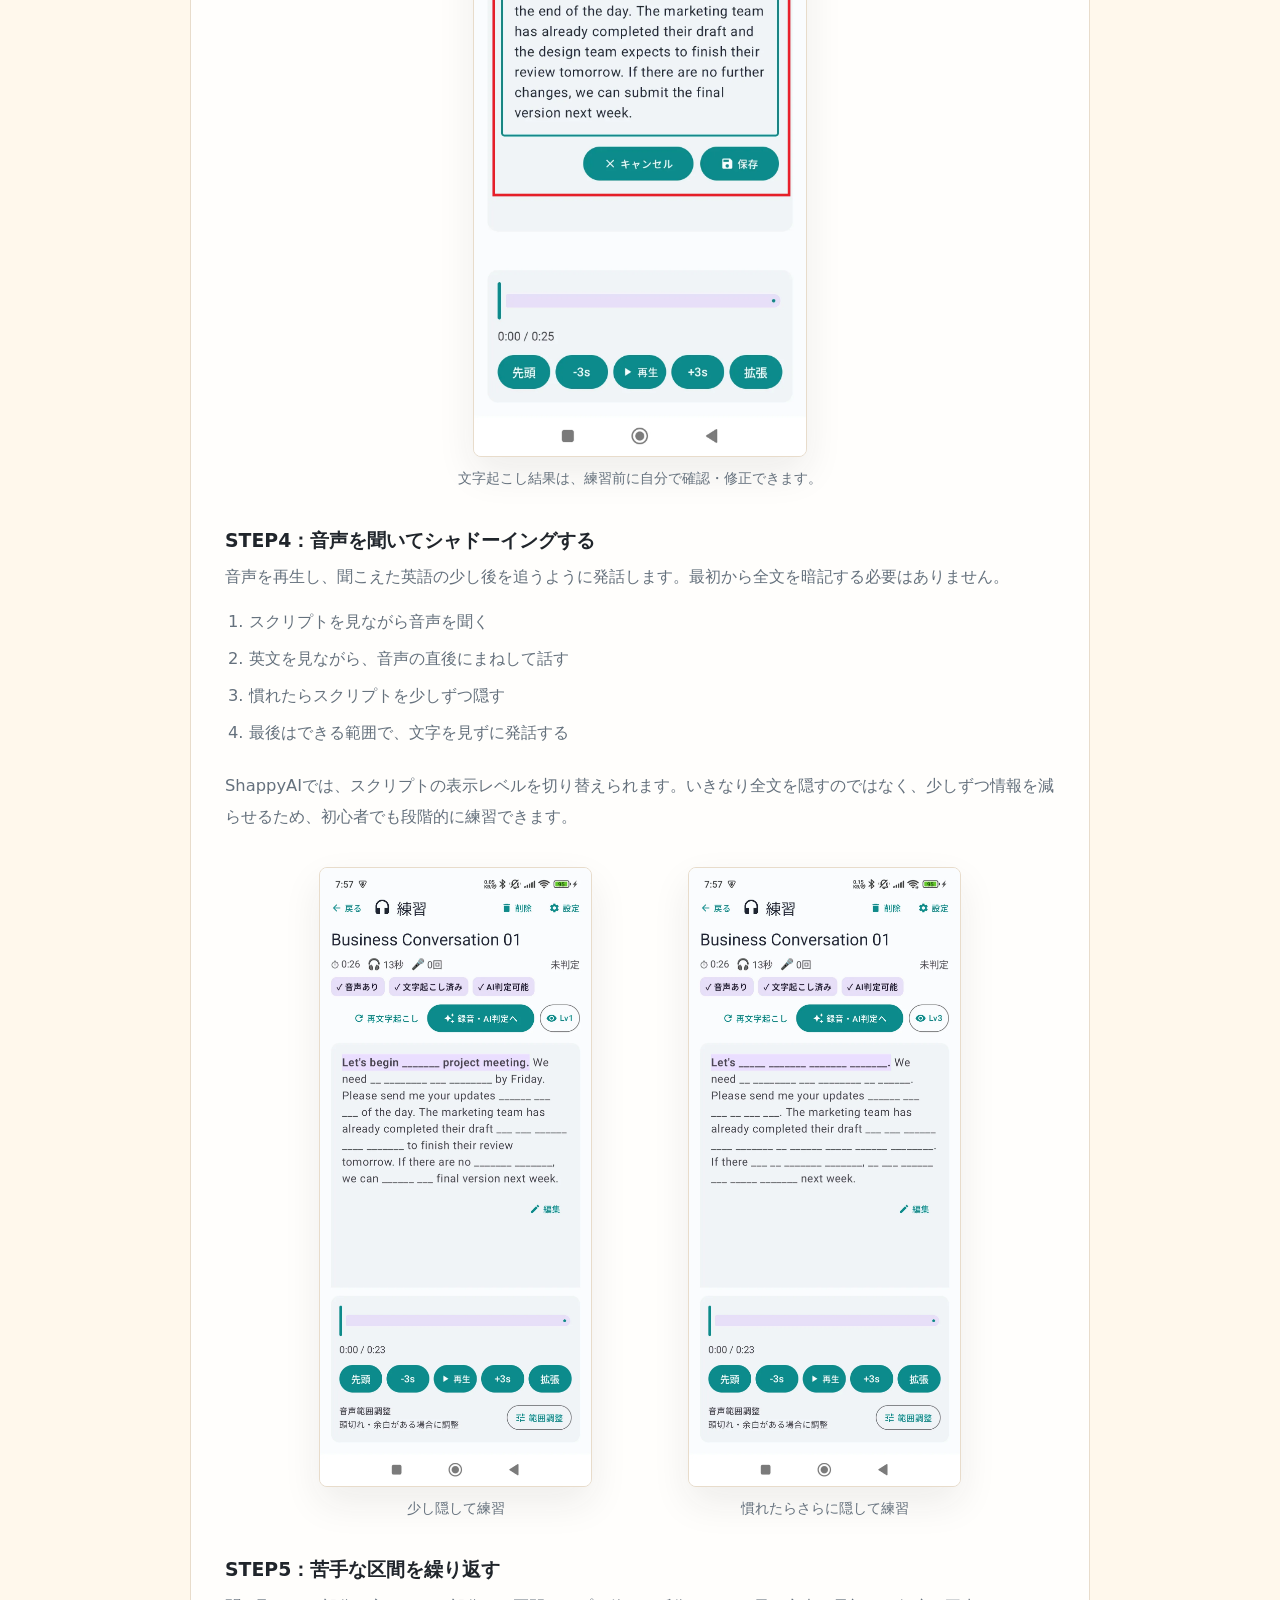
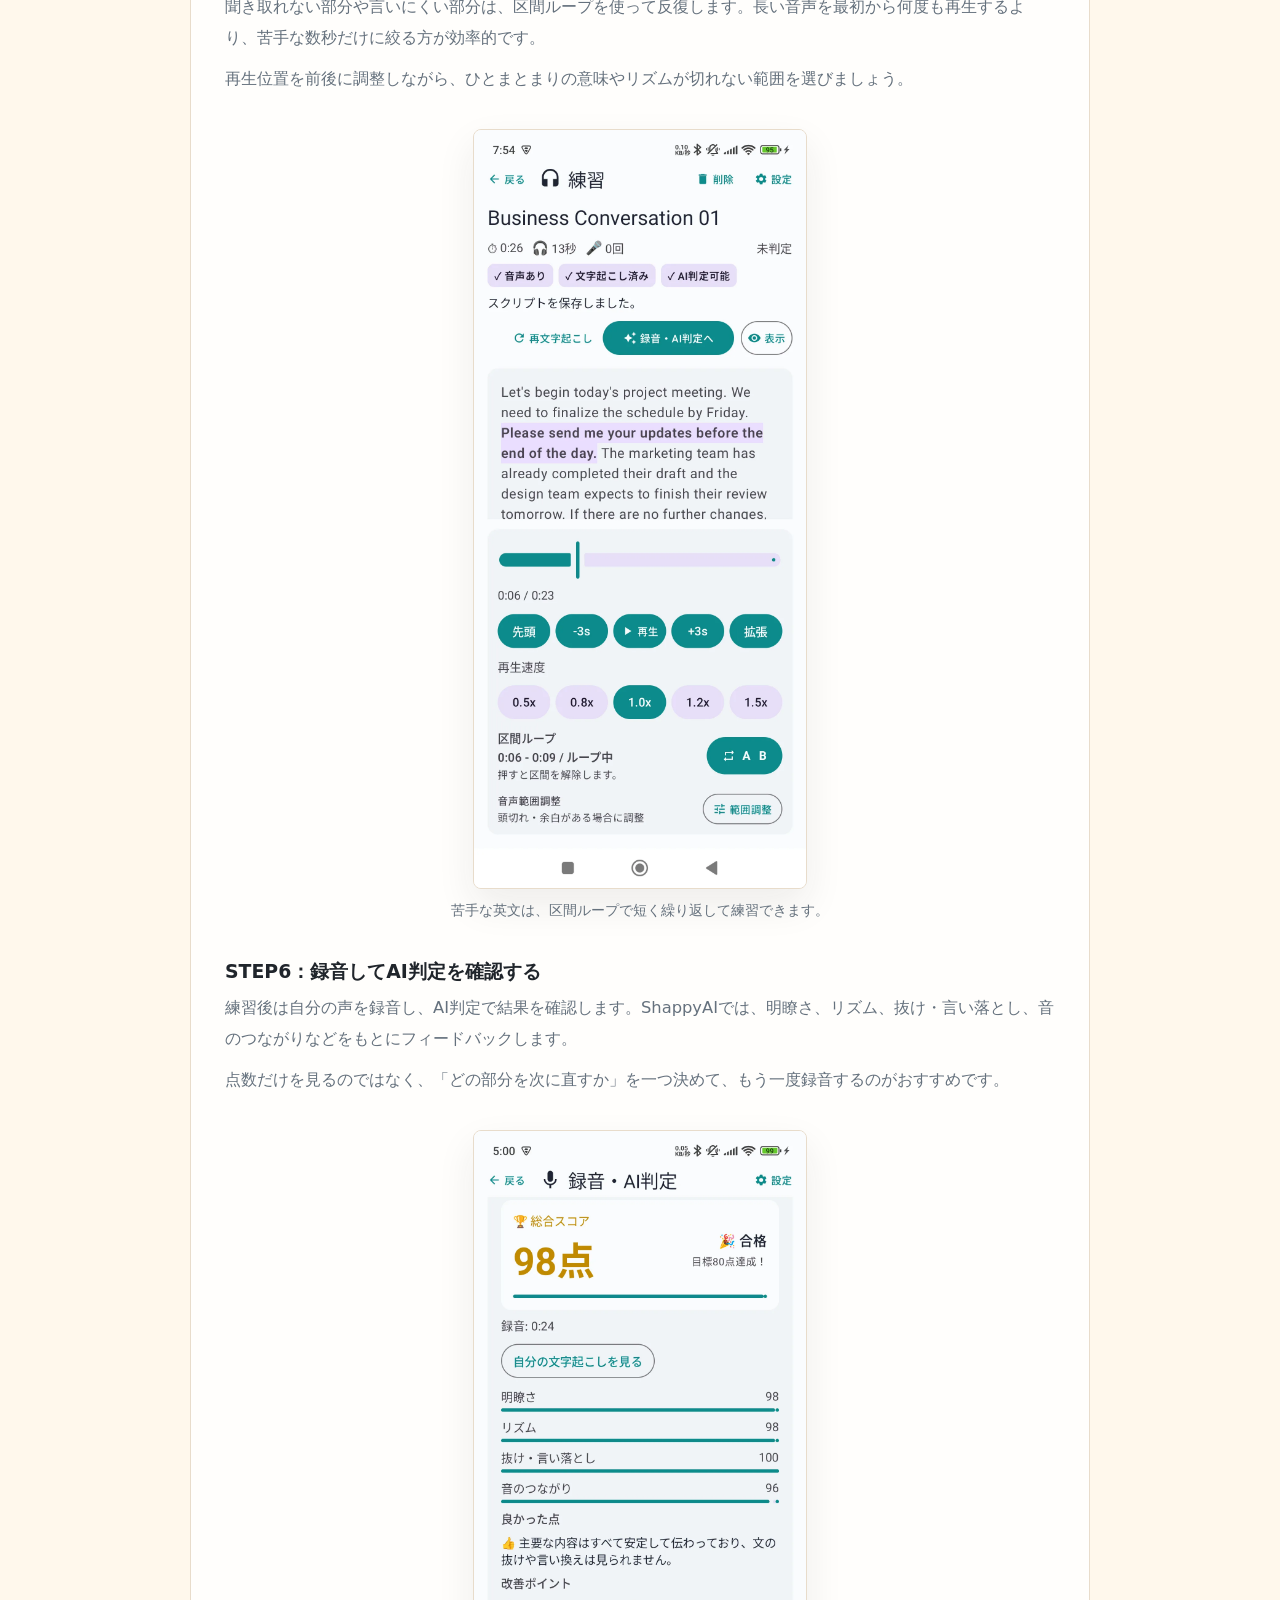
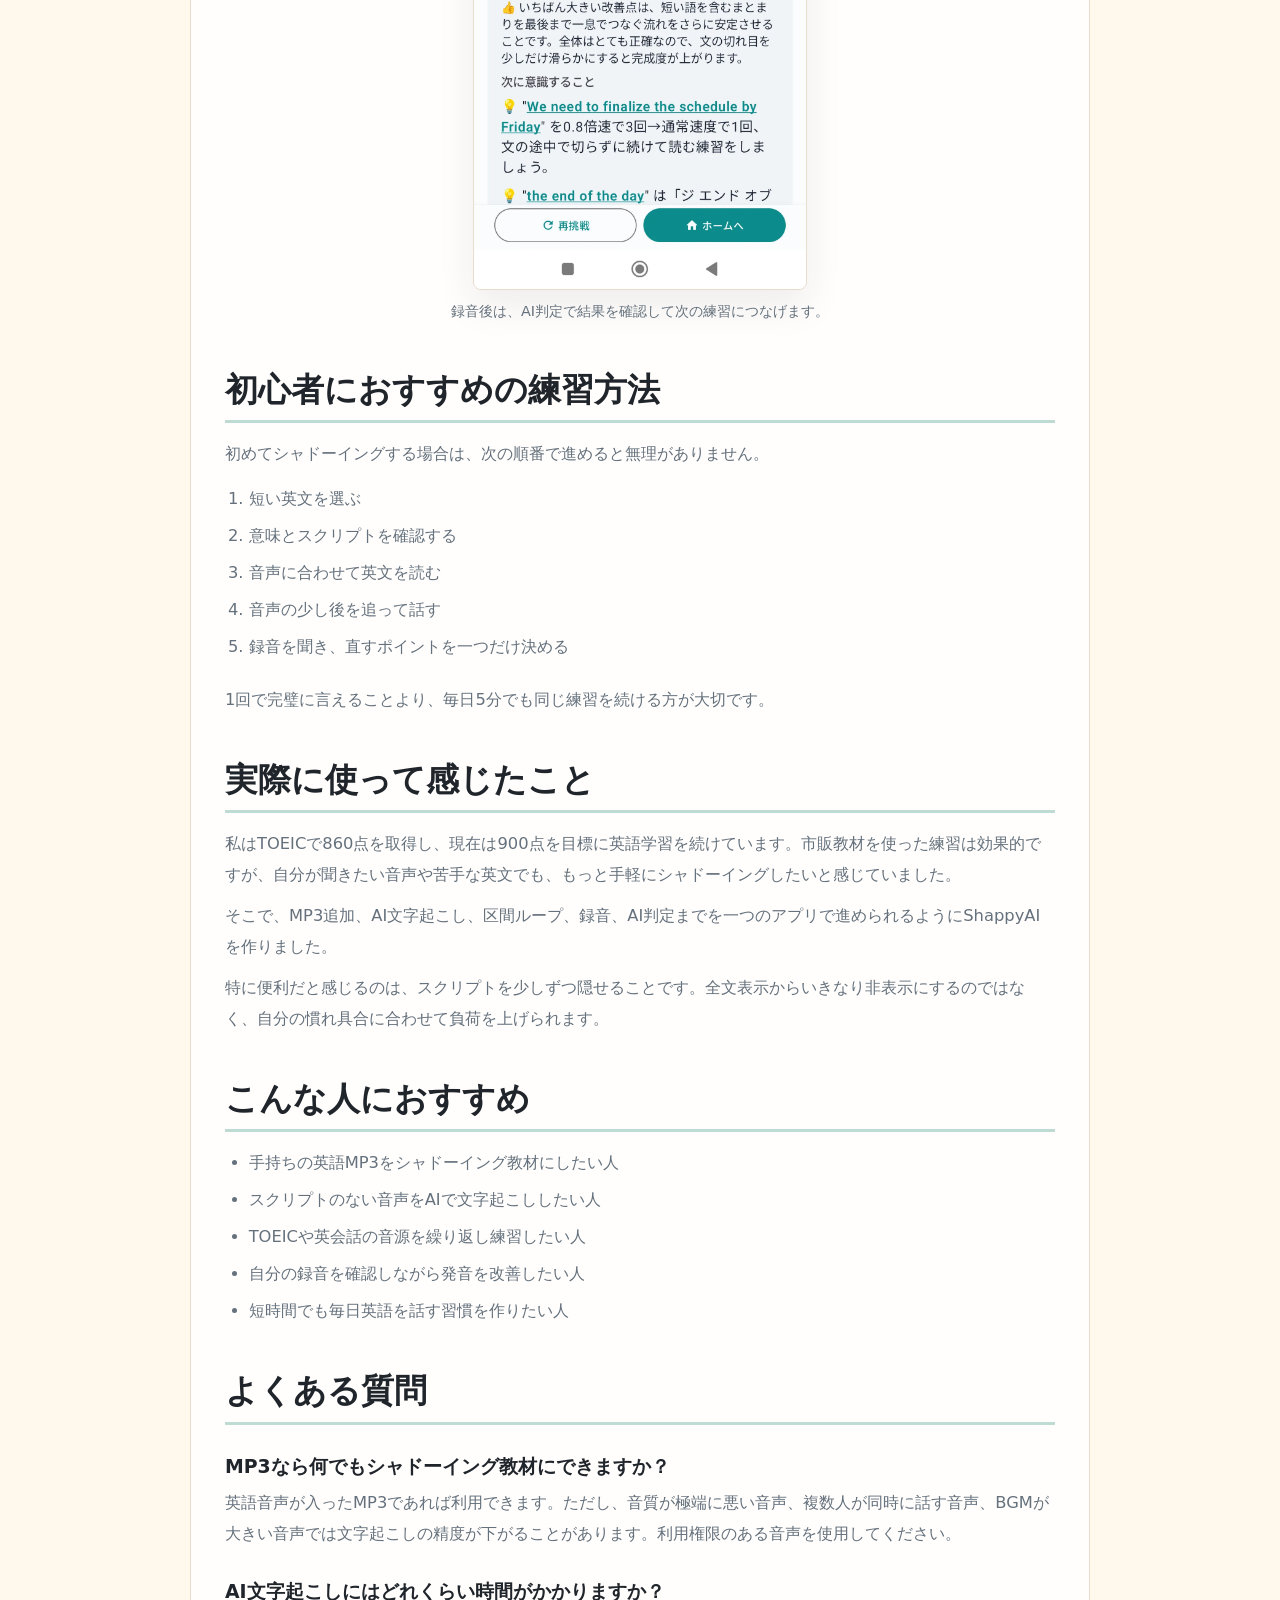
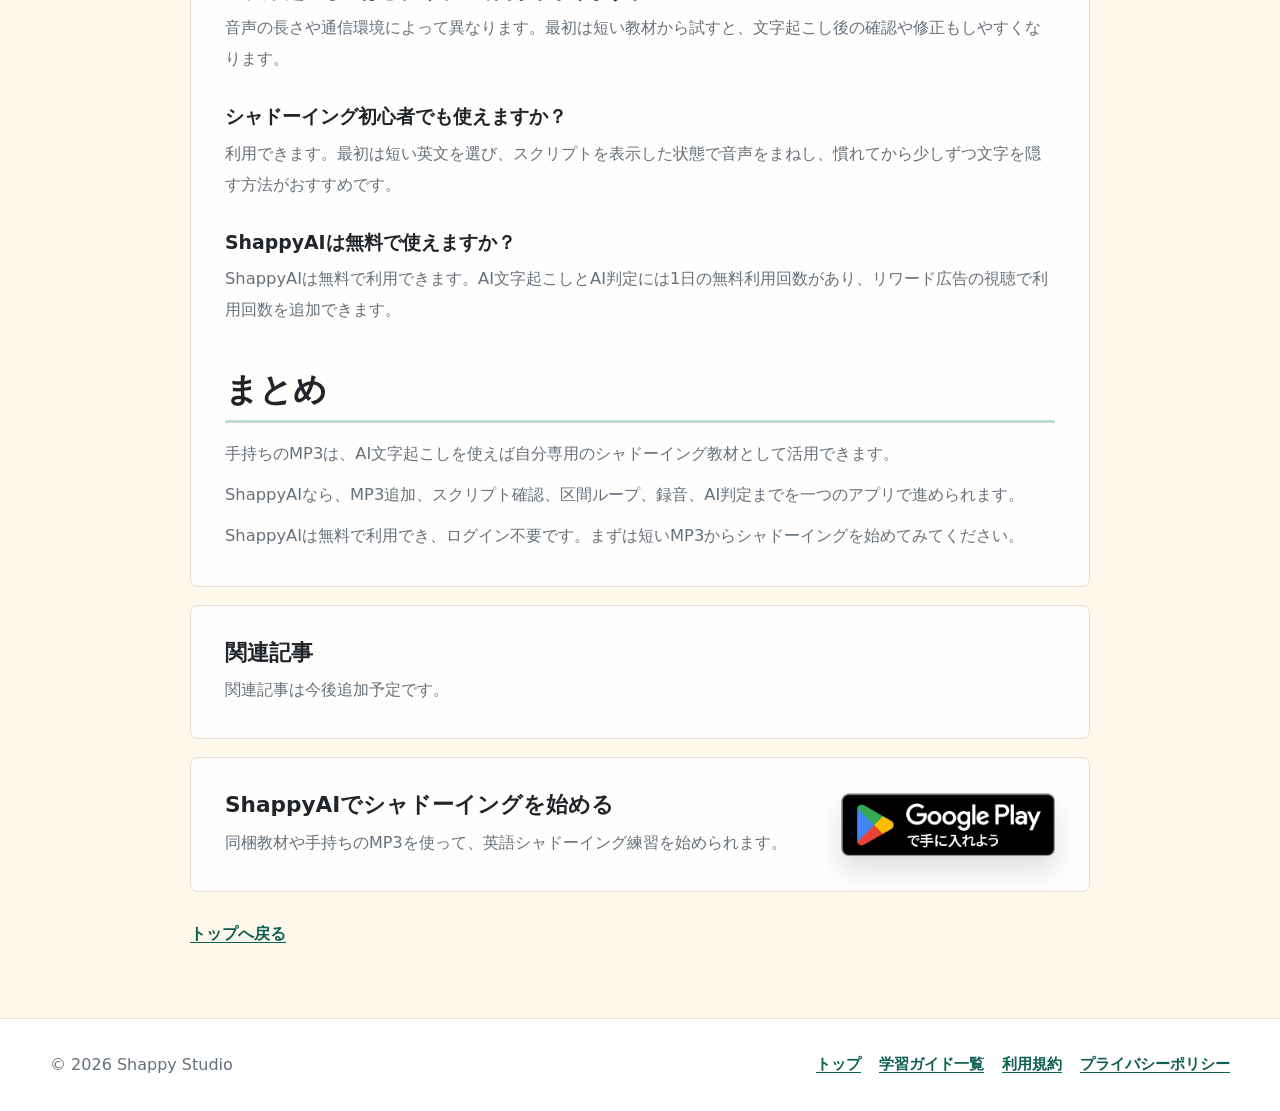
<file: guide/mp3-shadowing/index.html>
<!doctype html>
<html lang="ja">
  <head>
    <meta charset="utf-8">
    <meta name="viewport" content="width=device-width, initial-scale=1">
    <title>自分のMP3でシャドーイングする方法【AI文字起こし対応】| ShappyAI 学習ガイド</title>
    <meta name="description" content="自分のMP3を英語シャドーイング教材にする方法を解説。ShappyAIでMP3追加、AI文字起こし、スクリプト確認、区間ループ、録音、AI判定まで進める手順を紹介します。">
    <link rel="canonical" href="https://shappyai.github.io/guide/mp3-shadowing/">
    <link rel="icon" type="image/png" href="../../favicon.png">
    <meta property="og:type" content="article">
    <meta property="og:site_name" content="ShappyAI">
    <meta property="og:title" content="自分のMP3でシャドーイングする方法【AI文字起こし対応】">
    <meta property="og:description" content="手持ちのMP3を、AI文字起こしから録音・AI判定まで行えるシャドーイング教材にする手順を紹介します。">
    <meta property="og:url" content="https://shappyai.github.io/guide/mp3-shadowing/">
    <meta property="og:image" content="https://shappyai.github.io/assets/feature_graphic.png">
    <meta name="twitter:card" content="summary_large_image">
    <meta name="twitter:title" content="自分のMP3でシャドーイングする方法【AI文字起こし対応】">
    <meta name="twitter:description" content="手持ちのMP3を、AI文字起こしから録音・AI判定まで行えるシャドーイング教材にする手順を紹介します。">
    <meta name="twitter:image" content="https://shappyai.github.io/assets/feature_graphic.png">
    <!-- Google tag (gtag.js) -->
    <script async src="https://www.googletagmanager.com/gtag/js?id=G-TS39X33FTC"></script>
    <script>
      window.dataLayer = window.dataLayer || [];
      function gtag(){dataLayer.push(arguments);}
      gtag('js', new Date());

      gtag('config', 'G-TS39X33FTC');
    </script>
    <link rel="stylesheet" href="../../styles.css">
  </head>
  <body>
    <header class="site-header">
      <nav class="nav" aria-label="メインナビゲーション">
        <a class="brand" href="../../">
          <img src="../../assets/logo_full.png" width="1627" height="424" alt="ShappyAI">
        </a>
        <div class="nav-links">
          <a href="../../">トップ</a>
          <a href="../">学習ガイド一覧</a>
          <a href="../../terms/">利用規約</a>
          <a href="../../privacy/">プライバシーポリシー</a>
        </div>
      </nav>
    </header>

    <main class="guide-page">
      <article class="guide-article">
        <header class="section article-header">
          <div class="section-inner article-inner">
            <nav class="breadcrumb" aria-label="パンくず">
              <a href="../../">トップ</a>
              <a href="../">学習ガイド一覧</a>
              <span>自分のMP3でシャドーイングする方法</span>
            </nav>
            <p class="eyebrow">ShappyAI 学習ガイド</p>
            <h1>自分のMP3でシャドーイングする方法【AI文字起こし対応】</h1>
            <p class="article-date">公開日: 2026年7月17日<br>読了時間: 約5分</p>
          </div>
        </header>

        <section class="section article-body-section">
          <div class="section-inner article-inner">
            <div class="article-body">
              <p>お気に入りの英語音声や、繰り返し聞きたい教材を使ってシャドーイングしたいと思ったことはありませんか。</p>
              <p>MP3があれば、無料の英語シャドーイングアプリ <strong>ShappyAI</strong> でAI文字起こしを行い、スクリプトを少しずつ隠しながらシャドーイングを練習できます。本記事では手順を画面付きで紹介します。</p>

              <figure class="article-image">
                <img
                  src="../../assets/guide/home.webp"
                  alt="無料の英語シャドーイングアプリ ShappyAI ホーム画面"
                  loading="lazy">
                <figcaption>無料の英語シャドーイングアプリ ShappyAI</figcaption>
              </figure>
              
              <h2>目次：この記事で分かること</h2>
              <ul>
                <li>MP3でシャドーイングする方法</li>
                <li>AI文字起こし</li>
                <li>スクリプトを隠す練習</li>
                <li>AI判定</li>
              </ul>

              <h2>MP3でシャドーイングするメリット</h2>
              <p>市販教材だけでなく、自分が興味を持てる音声を使えることが、MP3で練習する大きなメリットです。</p>
              <ul>
                <li>自分のレベルや目的に合う英語音声を選べる</li>
                <li>聞き慣れたい話者や場面を繰り返し練習できる</li>
                <li>短い区間に絞って、苦手な英文だけ反復できる</li>
                <li>同じ教材を使って、聞く・話す・録音する練習を続けられる</li>
              </ul>
              <p>購入した教材や配信音声を利用する場合は、著作権や利用規約を確認し、自分に利用権限のある音声を使用してください。</p>

              <h2>必要なもの</h2>
              <ul>
                <li>MP3</li>
                <li>イヤホン（推奨）</li>
                <li>ShappyAI</li>
              </ul>

              <h2>ShappyAIでMP3を教材にする手順</h2>

              <h3>STEP1：MP3を追加する</h3>
              <p>ShappyAIのホーム画面から「+MP3追加」を選び、端末に保存されているMP3ファイルを追加します。</p>
              <p>最初は30秒から1分程度の短い音声がおすすめです。長い音声よりも文字起こしの確認がしやすく、同じ範囲を繰り返して練習しやすくなります。</p>

              <figure class="article-image">
                <img
                  src="../../assets/guide/mp3-step1-add.webp"
                  alt="ShappyAIの教材追加ボタンからMP3を追加する画面"
                  loading="lazy">
                <figcaption>ホーム画面の「教材追加」から、端末内のMP3を選択します。</figcaption>
              </figure>

              <h3>STEP2：AIで文字起こしする</h3>
              <p>MP3を追加すると、英語音声をAIで文字起こしできます。スクリプトを最初から手入力する必要はありません。</p>
              <p>文字起こしの精度は、録音状態や話者の人数、BGMの大きさなどによって変わります。音声が聞き取りにくい場合は、短い区間に分けて試すと確認しやすくなります。</p>

              <figure class="article-image">
                <img
                  src="../../assets/guide/mp3-step2-transcription.webp"
                  alt="ShappyAIのAIで文字起こしする画面"
                  loading="lazy">
                <figcaption>AI文字起こし後は、音声に対応したスクリプトを確認できます。</figcaption>
              </figure>

              <h3>STEP3：スクリプトを確認・修正する</h3>
              <p>AI文字起こしが終わったら、音声を聞きながらスクリプトを確認します。固有名詞や数字などが違っている場合は、練習前に修正しておきましょう。</p>
              <p>完璧に整えることよりも、実際に聞こえる英語と文章が対応していることが大切です。</p>

              <figure class="article-image">
                <img
                  src="../../assets/guide/mp3-step3-script.webp"
                  alt="ShappyAIのスクリプトを確認・修正する画面"
                  loading="lazy">
                <figcaption>文字起こし結果は、練習前に自分で確認・修正できます。</figcaption>
              </figure>

              <h3>STEP4：音声を聞いてシャドーイングする</h3>
              <p>音声を再生し、聞こえた英語の少し後を追うように発話します。最初から全文を暗記する必要はありません。</p>
              <ol>
                <li>スクリプトを見ながら音声を聞く</li>
                <li>英文を見ながら、音声の直後にまねして話す</li>
                <li>慣れたらスクリプトを少しずつ隠す</li>
                <li>最後はできる範囲で、文字を見ずに発話する</li>
              </ol>
              <p>ShappyAIでは、スクリプトの表示レベルを切り替えられます。いきなり全文を隠すのではなく、少しずつ情報を減らせるため、初心者でも段階的に練習できます。</p>

              <div class="article-image-grid">
                <figure class="article-image">
                  <img
                    src="../../assets/guide/mp3-script-level1.webp"
                    alt="スクリプトを一部表示したシャドーイング練習画面"
                    loading="lazy">
                  <figcaption>少し隠して練習</figcaption>
                </figure>

                <figure class="article-image">
                  <img
                    src="../../assets/guide/mp3-script-level3.webp"
                    alt="スクリプトをほぼ隠したシャドーイング練習画面"
                    loading="lazy">
                  <figcaption>慣れたらさらに隠して練習</figcaption>
                </figure>
              </div>

              <h3>STEP5：苦手な区間を繰り返す</h3>
              <p>聞き取れない部分や言いにくい部分は、区間ループを使って反復します。長い音声を最初から何度も再生するより、苦手な数秒だけに絞る方が効率的です。</p>
              <p>再生位置を前後に調整しながら、ひとまとまりの意味やリズムが切れない範囲を選びましょう。</p>

              <figure class="article-image">
                <img
                  src="../../assets/guide/mp3-step5-loop.webp"
                  alt="ShappyAIの区間ループ画面"
                  loading="lazy">
                <figcaption>苦手な英文は、区間ループで短く繰り返して練習できます。</figcaption>
              </figure>

              <h3>STEP6：録音してAI判定を確認する</h3>
              <p>練習後は自分の声を録音し、AI判定で結果を確認します。ShappyAIでは、明瞭さ、リズム、抜け・言い落とし、音のつながりなどをもとにフィードバックします。</p>
              <p>点数だけを見るのではなく、「どの部分を次に直すか」を一つ決めて、もう一度録音するのがおすすめです。</p>

              <figure class="article-image">
                <img
                  src="../../assets/guide/mp3-step6-aianalysis.webp"
                  alt="ShappyAIの録音してAI判定を確認する画面"
                  loading="lazy">
                <figcaption>録音後は、AI判定で結果を確認して次の練習につなげます。</figcaption>
              </figure>

              <h2>初心者におすすめの練習方法</h2>
              <p>初めてシャドーイングする場合は、次の順番で進めると無理がありません。</p>
              <ol>
                <li>短い英文を選ぶ</li>
                <li>意味とスクリプトを確認する</li>
                <li>音声に合わせて英文を読む</li>
                <li>音声の少し後を追って話す</li>
                <li>録音を聞き、直すポイントを一つだけ決める</li>
              </ol>
              <p>1回で完璧に言えることより、毎日5分でも同じ練習を続ける方が大切です。</p>

              <h2>実際に使って感じたこと</h2>
              <p>私はTOEICで860点を取得し、現在は900点を目標に英語学習を続けています。市販教材を使った練習は効果的ですが、自分が聞きたい音声や苦手な英文でも、もっと手軽にシャドーイングしたいと感じていました。</p>
              <p>そこで、MP3追加、AI文字起こし、区間ループ、録音、AI判定までを一つのアプリで進められるようにShappyAIを作りました。</p>
              <p>特に便利だと感じるのは、スクリプトを少しずつ隠せることです。全文表示からいきなり非表示にするのではなく、自分の慣れ具合に合わせて負荷を上げられます。</p>

              <h2>こんな人におすすめ</h2>
              <ul>
                <li>手持ちの英語MP3をシャドーイング教材にしたい人</li>
                <li>スクリプトのない音声をAIで文字起こししたい人</li>
                <li>TOEICや英会話の音源を繰り返し練習したい人</li>
                <li>自分の録音を確認しながら発音を改善したい人</li>
                <li>短時間でも毎日英語を話す習慣を作りたい人</li>
              </ul>

              <h2>よくある質問</h2>
              <h3>MP3なら何でもシャドーイング教材にできますか？</h3>
              <p>英語音声が入ったMP3であれば利用できます。ただし、音質が極端に悪い音声、複数人が同時に話す音声、BGMが大きい音声では文字起こしの精度が下がることがあります。利用権限のある音声を使用してください。</p>

              <h3>AI文字起こしにはどれくらい時間がかかりますか？</h3>
              <p>音声の長さや通信環境によって異なります。最初は短い教材から試すと、文字起こし後の確認や修正もしやすくなります。</p>

              <h3>シャドーイング初心者でも使えますか？</h3>
              <p>利用できます。最初は短い英文を選び、スクリプトを表示した状態で音声をまねし、慣れてから少しずつ文字を隠す方法がおすすめです。</p>

              <h3>ShappyAIは無料で使えますか？</h3>
              <p>ShappyAIは無料で利用できます。AI文字起こしとAI判定には1日の無料利用回数があり、リワード広告の視聴で利用回数を追加できます。</p>

              <h2>まとめ</h2>
              <p>手持ちのMP3は、AI文字起こしを使えば自分専用のシャドーイング教材として活用できます。</p>
              <p>ShappyAIなら、MP3追加、スクリプト確認、区間ループ、録音、AI判定までを一つのアプリで進められます。</p>
              <p>ShappyAIは無料で利用でき、ログイン不要です。まずは短いMP3からシャドーイングを始めてみてください。</p>
            </div>

            <aside class="article-related" aria-labelledby="related-title">
              <h2 id="related-title">関連記事</h2>
              <p>関連記事は今後追加予定です。</p>
            </aside>

            <div class="article-cta">
              <div>
                <h2>ShappyAIでシャドーイングを始める</h2>
                <p>同梱教材や手持ちのMP3を使って、英語シャドーイング練習を始められます。</p>
              </div>
              <a class="play-badge" href="https://play.google.com/store/apps/details?id=com.shappy.app" target="_blank" rel="noopener noreferrer" data-play-store-location="guide_article" aria-label="Google PlayでShappyAIを開く">
                <img src="../../assets/GetItOnGooglePlay.png" width="270" height="80" alt="Google Playで手に入れよう">
              </a>
            </div>

            <p class="back-link"><a href="../../">トップへ戻る</a></p>
          </div>
        </section>
      </article>
    </main>

    <footer class="site-footer">
      <div class="footer-inner">
        <div>&copy; 2026 Shappy Studio</div>
        <div class="nav-links">
          <a href="../../">トップ</a>
          <a href="../">学習ガイド一覧</a>
          <a href="../../terms/">利用規約</a>
          <a href="../../privacy/">プライバシーポリシー</a>
        </div>
      </div>
    </footer>
    <script>
      document.querySelectorAll('[data-play-store-location]').forEach((link) => {
        link.addEventListener('click', () => {
          if (typeof gtag === 'function') {
            gtag('event', 'click_play_store', {
              location: link.dataset.playStoreLocation
            });
          }
        });
      });
    </script>
  </body>
</html>
</file>
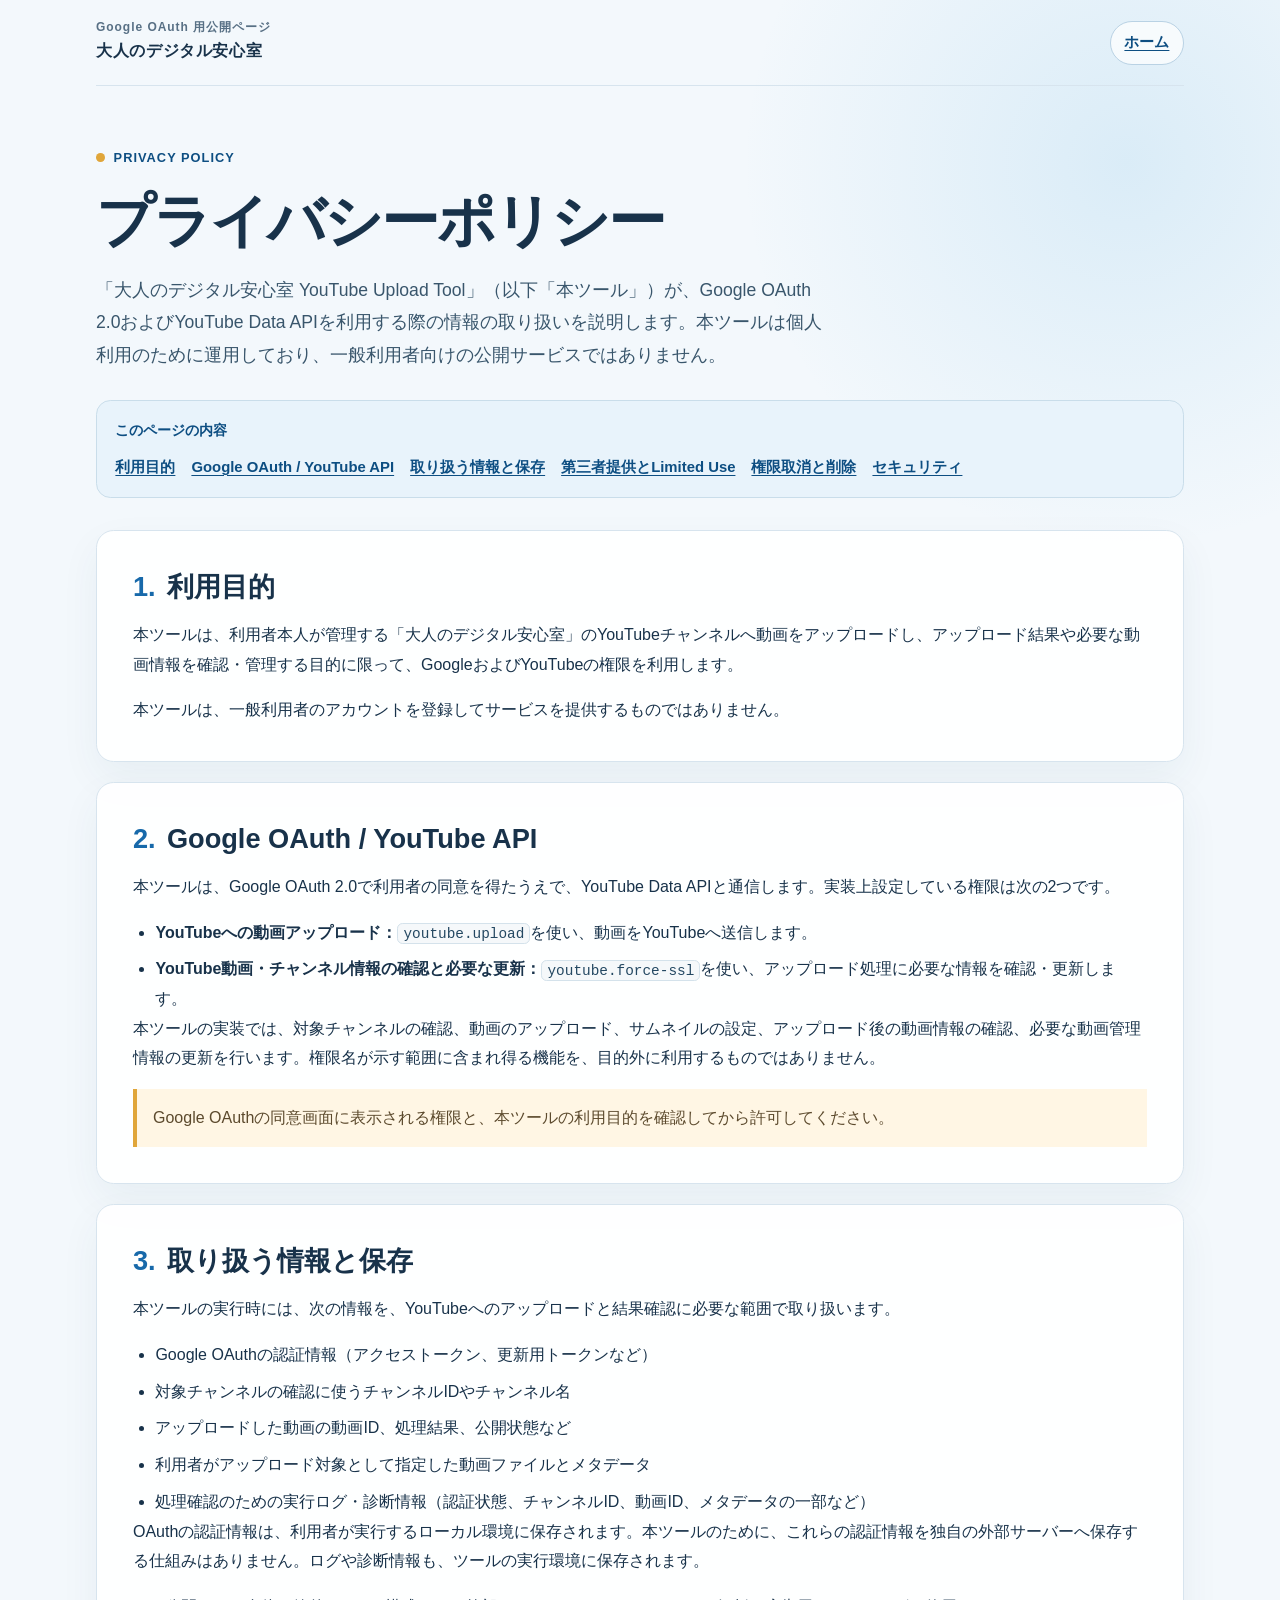
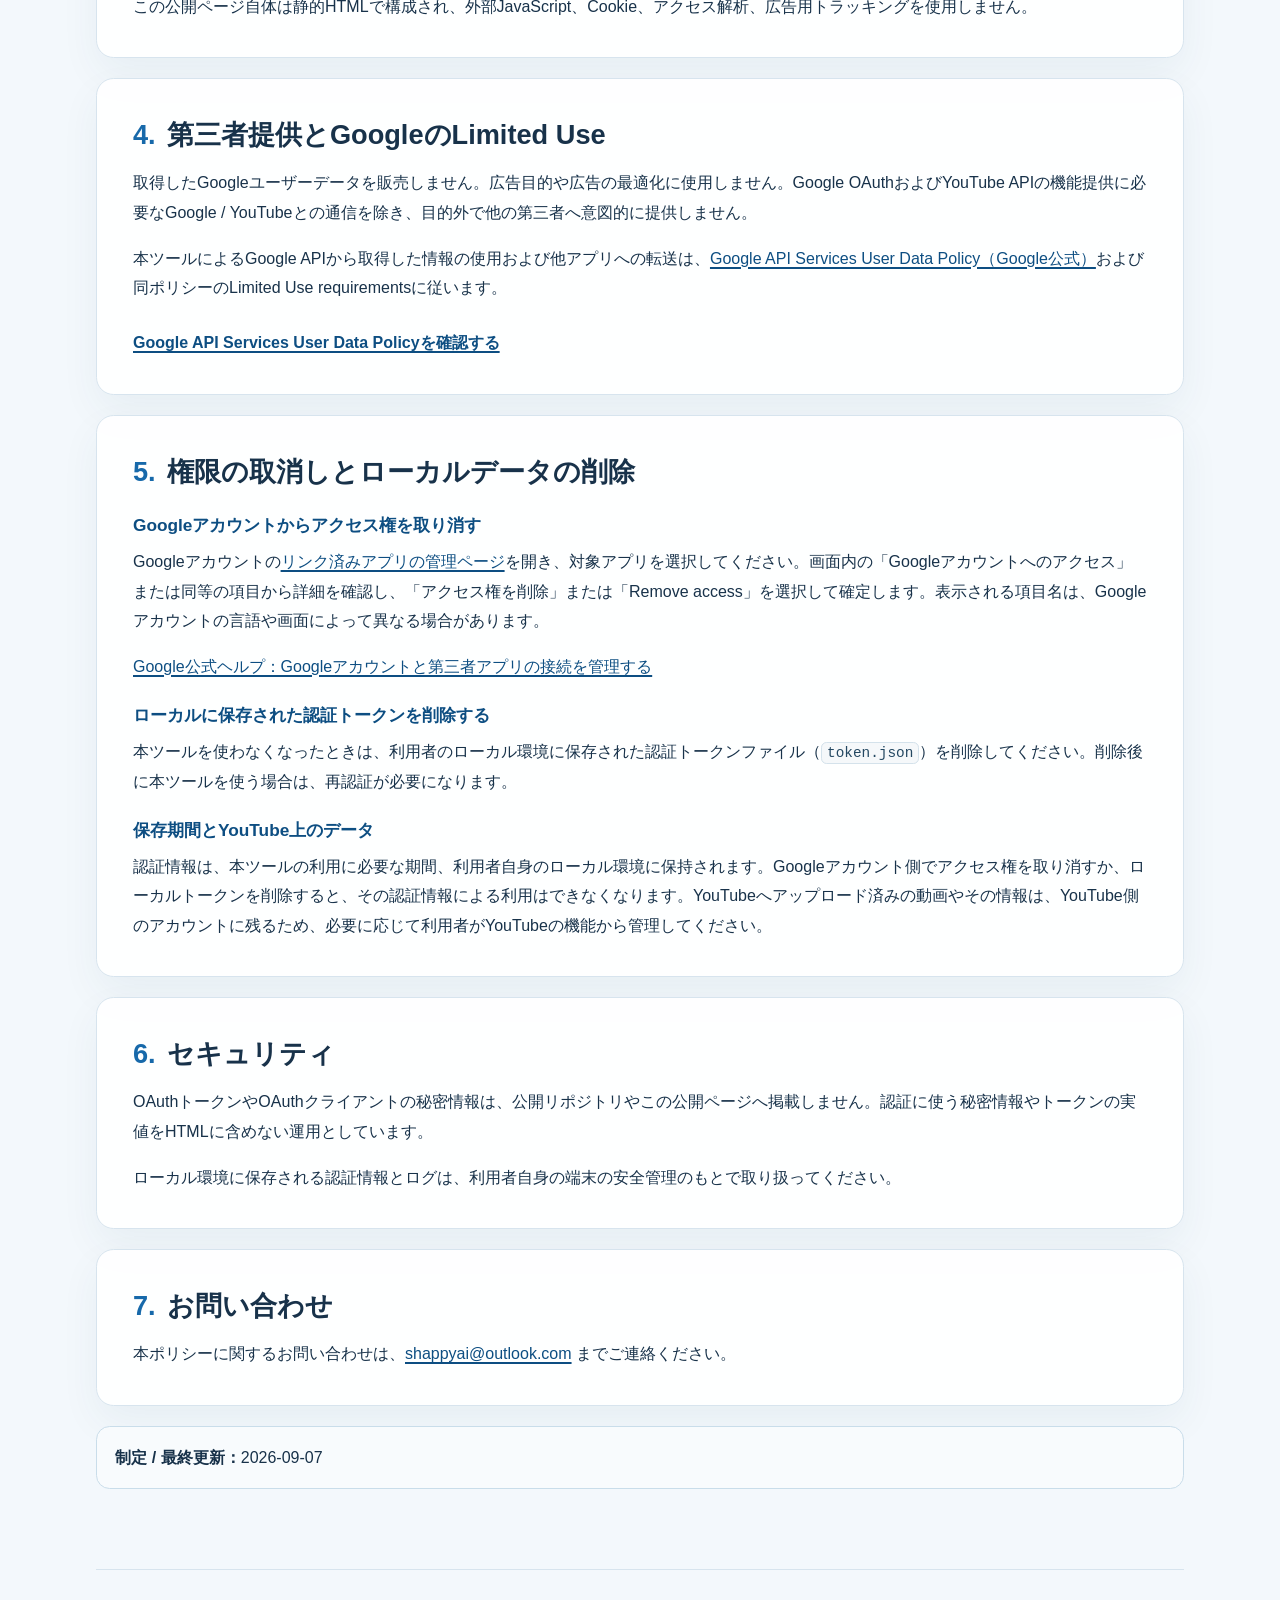
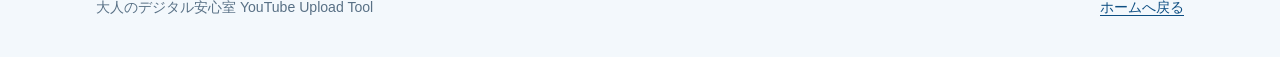
<file: youtube-anshin/privacy/index.html>
<!doctype html>
<html lang="ja">
  <head>
    <meta charset="utf-8">
    <meta name="viewport" content="width=device-width, initial-scale=1">
    <title>プライバシーポリシー | 大人のデジタル安心室 YouTube Upload Tool</title>
    <meta name="description" content="大人のデジタル安心室 YouTube Upload Toolのプライバシーポリシーです。Google OAuthとYouTube Data APIで扱う情報、保存、削除方法を説明します。">
    <link rel="canonical" href="https://shappyai.github.io/youtube-anshin/privacy/">
    <style>
      :root {
        color-scheme: light;
        --ink: #18324a;
        --muted: #587085;
        --blue: #1769aa;
        --blue-dark: #0d4e82;
        --line: #d7e4ee;
        --paper: #ffffff;
        --wash: #f3f8fc;
        --soft-blue: #e8f3fb;
        --soft-amber: #fff6e4;
      }

      *,
      *::before,
      *::after {
        box-sizing: inherit;
      }

      html {
        box-sizing: border-box;
        background: var(--wash);
      }

      body {
        margin: 0;
        color: var(--ink);
        background:
          radial-gradient(circle at 88% 5%, rgba(95, 177, 224, 0.17), transparent 24rem),
          var(--wash);
        font-family: -apple-system, BlinkMacSystemFont, "Hiragino Kaku Gothic ProN", "Yu Gothic", Meiryo, sans-serif;
        font-size: 1rem;
        line-height: 1.85;
      }

      a {
        color: var(--blue-dark);
        text-decoration-thickness: 0.1em;
        text-underline-offset: 0.18em;
      }

      a:hover {
        color: var(--blue);
      }

      .page-shell {
        width: min(100% - 2rem, 68rem);
        margin: 0 auto;
      }

      .site-header {
        display: flex;
        align-items: center;
        justify-content: space-between;
        gap: 1rem;
        padding: 1.25rem 0;
        border-bottom: 1px solid var(--line);
      }

      .brand {
        color: var(--ink);
        font-weight: 700;
        letter-spacing: 0.04em;
        text-decoration: none;
      }

      .brand small {
        display: block;
        color: var(--muted);
        font-size: 0.75rem;
        font-weight: 600;
        letter-spacing: 0.08em;
        line-height: 1.3;
      }

      .nav-link {
        display: inline-flex;
        align-items: center;
        min-height: 2.75rem;
        padding: 0.45rem 0.85rem;
        border: 1px solid #b9d2e4;
        border-radius: 999px;
        background: rgba(255, 255, 255, 0.72);
        font-size: 0.92rem;
        font-weight: 700;
        white-space: nowrap;
      }

      main {
        padding: 3.5rem 0 5rem;
      }

      .intro {
        max-width: 52rem;
        margin-bottom: 1.75rem;
      }

      .eyebrow {
        display: inline-flex;
        align-items: center;
        gap: 0.55rem;
        margin-bottom: 1.1rem;
        color: var(--blue-dark);
        font-size: 0.8rem;
        font-weight: 800;
        letter-spacing: 0.08em;
      }

      .eyebrow::before {
        width: 0.55rem;
        height: 0.55rem;
        border-radius: 50%;
        background: #e0a63a;
        content: "";
      }

      h1,
      h2,
      h3,
      p {
        margin-top: 0;
      }

      h1 {
        max-width: 18ch;
        margin-bottom: 1.1rem;
        font-size: clamp(2rem, 4.5vw, 3.65rem);
        letter-spacing: -0.035em;
        line-height: 1.2;
      }

      .intro p {
        max-width: 46rem;
        margin-bottom: 0;
        color: #39566c;
        font-size: 1.1rem;
      }

      .policy-nav {
        display: flex;
        flex-wrap: wrap;
        gap: 0.65rem 1rem;
        margin: 1.5rem 0 2rem;
        padding: 1rem 1.15rem;
        border: 1px solid #c9ddea;
        border-radius: 0.9rem;
        background: var(--soft-blue);
      }

      .policy-nav strong {
        flex-basis: 100%;
        color: var(--blue-dark);
        font-size: 0.9rem;
      }

      .policy-nav a {
        font-size: 0.93rem;
        font-weight: 700;
      }

      .policy-section {
        margin-top: 1.25rem;
        padding: clamp(1.35rem, 3.5vw, 2.25rem);
        border: 1px solid var(--line);
        border-radius: 1.1rem;
        background: rgba(255, 255, 255, 0.94);
        box-shadow: 0 1rem 2.5rem rgba(25, 67, 96, 0.055);
      }

      .policy-section h2 {
        display: flex;
        gap: 0.7rem;
        align-items: baseline;
        margin-bottom: 0.85rem;
        font-size: clamp(1.28rem, 2.6vw, 1.7rem);
        line-height: 1.45;
      }

      .section-number {
        color: var(--blue);
        font-variant-numeric: tabular-nums;
      }

      .policy-section h3 {
        margin: 1.3rem 0 0.5rem;
        color: var(--blue-dark);
        font-size: 1.08rem;
        line-height: 1.55;
      }

      .policy-section p:last-child,
      .policy-section ul:last-child,
      .policy-section ol:last-child {
        margin-bottom: 0;
      }

      ul,
      ol {
        margin: 0;
        padding-left: 1.4rem;
      }

      li + li {
        margin-top: 0.45rem;
      }

      code {
        padding: 0.12em 0.35em;
        border: 1px solid #d4e2eb;
        border-radius: 0.35rem;
        background: #f5f8fa;
        color: #244862;
        font-family: ui-monospace, SFMono-Regular, Consolas, "Liberation Mono", monospace;
        font-size: 0.9em;
        overflow-wrap: anywhere;
      }

      .notice {
        margin-top: 1rem;
        padding: 0.9rem 1rem;
        border-left: 0.3rem solid #e0a63a;
        background: var(--soft-amber);
        color: #5c4a2d;
      }

      .source-link {
        display: inline-block;
        margin-top: 0.6rem;
        font-weight: 700;
      }

      .date-box {
        margin-top: 1.25rem;
        padding: 1rem 1.15rem;
        border: 1px solid #c9ddea;
        border-radius: 0.85rem;
        background: #f8fbfd;
      }

      footer {
        padding: 1.5rem 0 2.25rem;
        border-top: 1px solid var(--line);
        color: var(--muted);
        font-size: 0.88rem;
      }

      .footer-row {
        display: flex;
        flex-wrap: wrap;
        justify-content: space-between;
        gap: 0.75rem 1.5rem;
      }

      @media (max-width: 44rem) {
        .site-header {
          align-items: flex-start;
        }

        main {
          padding-top: 2.75rem;
        }

        h1 {
          max-width: none;
          font-size: clamp(2rem, 10vw, 3.1rem);
        }
      }

      @media (max-width: 28rem) {
        .page-shell {
          width: min(100% - 1.25rem, 68rem);
        }

        .site-header {
          gap: 0.6rem;
        }

        .nav-link {
          padding-inline: 0.7rem;
          font-size: 0.82rem;
        }
      }
    </style>
  </head>
  <body>
    <div class="page-shell">
      <header class="site-header">
        <a class="brand" href="/youtube-anshin/">
          <small>Google OAuth 用公開ページ</small>
          大人のデジタル安心室
        </a>
        <a class="nav-link" href="/youtube-anshin/">ホーム</a>
      </header>

      <main>
        <header class="intro">
          <div class="eyebrow">PRIVACY POLICY</div>
          <h1>プライバシーポリシー</h1>
          <p>「大人のデジタル安心室 YouTube Upload Tool」（以下「本ツール」）が、Google OAuth 2.0およびYouTube Data APIを利用する際の情報の取り扱いを説明します。本ツールは個人利用のために運用しており、一般利用者向けの公開サービスではありません。</p>
        </header>

        <nav class="policy-nav" aria-label="ページ内ナビゲーション">
          <strong>このページの内容</strong>
          <a href="#purpose">利用目的</a>
          <a href="#api">Google OAuth / YouTube API</a>
          <a href="#data">取り扱う情報と保存</a>
          <a href="#sharing">第三者提供とLimited Use</a>
          <a href="#revoke">権限取消と削除</a>
          <a href="#security">セキュリティ</a>
        </nav>

        <section class="policy-section" id="purpose" aria-labelledby="purpose-title">
          <h2 id="purpose-title"><span class="section-number">1.</span> 利用目的</h2>
          <p>本ツールは、利用者本人が管理する「大人のデジタル安心室」のYouTubeチャンネルへ動画をアップロードし、アップロード結果や必要な動画情報を確認・管理する目的に限って、GoogleおよびYouTubeの権限を利用します。</p>
          <p>本ツールは、一般利用者のアカウントを登録してサービスを提供するものではありません。</p>
        </section>

        <section class="policy-section" id="api" aria-labelledby="api-title">
          <h2 id="api-title"><span class="section-number">2.</span> Google OAuth / YouTube API</h2>
          <p>本ツールは、Google OAuth 2.0で利用者の同意を得たうえで、YouTube Data APIと通信します。実装上設定している権限は次の2つです。</p>
          <ul>
            <li><strong>YouTubeへの動画アップロード：</strong><code>youtube.upload</code>を使い、動画をYouTubeへ送信します。</li>
            <li><strong>YouTube動画・チャンネル情報の確認と必要な更新：</strong><code>youtube.force-ssl</code>を使い、アップロード処理に必要な情報を確認・更新します。</li>
          </ul>
          <p>本ツールの実装では、対象チャンネルの確認、動画のアップロード、サムネイルの設定、アップロード後の動画情報の確認、必要な動画管理情報の更新を行います。権限名が示す範囲に含まれ得る機能を、目的外に利用するものではありません。</p>
          <p class="notice">Google OAuthの同意画面に表示される権限と、本ツールの利用目的を確認してから許可してください。</p>
        </section>

        <section class="policy-section" id="data" aria-labelledby="data-title">
          <h2 id="data-title"><span class="section-number">3.</span> 取り扱う情報と保存</h2>
          <p>本ツールの実行時には、次の情報を、YouTubeへのアップロードと結果確認に必要な範囲で取り扱います。</p>
          <ul>
            <li>Google OAuthの認証情報（アクセストークン、更新用トークンなど）</li>
            <li>対象チャンネルの確認に使うチャンネルIDやチャンネル名</li>
            <li>アップロードした動画の動画ID、処理結果、公開状態など</li>
            <li>利用者がアップロード対象として指定した動画ファイルとメタデータ</li>
            <li>処理確認のための実行ログ・診断情報（認証状態、チャンネルID、動画ID、メタデータの一部など）</li>
          </ul>
          <p>OAuthの認証情報は、利用者が実行するローカル環境に保存されます。本ツールのために、これらの認証情報を独自の外部サーバーへ保存する仕組みはありません。ログや診断情報も、ツールの実行環境に保存されます。</p>
          <p>この公開ページ自体は静的HTMLで構成され、外部JavaScript、Cookie、アクセス解析、広告用トラッキングを使用しません。</p>
        </section>

        <section class="policy-section" id="sharing" aria-labelledby="sharing-title">
          <h2 id="sharing-title"><span class="section-number">4.</span> 第三者提供とGoogleのLimited Use</h2>
          <p>取得したGoogleユーザーデータを販売しません。広告目的や広告の最適化に使用しません。Google OAuthおよびYouTube APIの機能提供に必要なGoogle / YouTubeとの通信を除き、目的外で他の第三者へ意図的に提供しません。</p>
          <p>本ツールによるGoogle APIから取得した情報の使用および他アプリへの転送は、<a href="https://developers.google.com/terms/api-services-user-data-policy" target="_blank" rel="noopener noreferrer">Google API Services User Data Policy（Google公式）</a>および同ポリシーのLimited Use requirementsに従います。</p>
          <a class="source-link" href="https://developers.google.com/terms/api-services-user-data-policy" target="_blank" rel="noopener noreferrer">Google API Services User Data Policyを確認する</a>
        </section>

        <section class="policy-section" id="revoke" aria-labelledby="revoke-title">
          <h2 id="revoke-title"><span class="section-number">5.</span> 権限の取消しとローカルデータの削除</h2>
          <h3>Googleアカウントからアクセス権を取り消す</h3>
          <p>Googleアカウントの<a href="https://myaccount.google.com/connections" target="_blank" rel="noopener noreferrer">リンク済みアプリの管理ページ</a>を開き、対象アプリを選択してください。画面内の「Googleアカウントへのアクセス」または同等の項目から詳細を確認し、「アクセス権を削除」または「Remove access」を選択して確定します。表示される項目名は、Googleアカウントの言語や画面によって異なる場合があります。</p>
          <p><a href="https://support.google.com/accounts/answer/13533235?hl=ja" target="_blank" rel="noopener noreferrer">Google公式ヘルプ：Googleアカウントと第三者アプリの接続を管理する</a></p>

          <h3>ローカルに保存された認証トークンを削除する</h3>
          <p>本ツールを使わなくなったときは、利用者のローカル環境に保存された認証トークンファイル（<code>token.json</code>）を削除してください。削除後に本ツールを使う場合は、再認証が必要になります。</p>

          <h3>保存期間とYouTube上のデータ</h3>
          <p>認証情報は、本ツールの利用に必要な期間、利用者自身のローカル環境に保持されます。Googleアカウント側でアクセス権を取り消すか、ローカルトークンを削除すると、その認証情報による利用はできなくなります。YouTubeへアップロード済みの動画やその情報は、YouTube側のアカウントに残るため、必要に応じて利用者がYouTubeの機能から管理してください。</p>
        </section>

        <section class="policy-section" id="security" aria-labelledby="security-title">
          <h2 id="security-title"><span class="section-number">6.</span> セキュリティ</h2>
          <p>OAuthトークンやOAuthクライアントの秘密情報は、公開リポジトリやこの公開ページへ掲載しません。認証に使う秘密情報やトークンの実値をHTMLに含めない運用としています。</p>
          <p>ローカル環境に保存される認証情報とログは、利用者自身の端末の安全管理のもとで取り扱ってください。</p>
        </section>

        <section class="policy-section" id="contact" aria-labelledby="contact-title">
          <h2 id="contact-title"><span class="section-number">7.</span> お問い合わせ</h2>
          <p>本ポリシーに関するお問い合わせは、<a href="mailto:shappyai@outlook.com">shappyai@outlook.com</a> までご連絡ください。</p>
        </section>

        <div class="date-box"><strong>制定 / 最終更新：</strong>2026-09-07</div>
      </main>

      <footer>
        <div class="footer-row">
          <span>大人のデジタル安心室 YouTube Upload Tool</span>
          <a href="/youtube-anshin/">ホームへ戻る</a>
        </div>
      </footer>
    </div>
  </body>
</html>
</file>
<file: styles.css>
:root {
  color-scheme: light;
  --bg: #fff8ed;
  --surface: #ffffff;
  --surface-soft: #f4efe5;
  --text: #20252b;
  --muted: #65717d;
  --brand: #16836d;
  --brand-strong: #0d5f50;
  --accent: #f0a11b;
  --rose: #d85b78;
  --sky: #2e86c1;
  --line: #e8dccb;
  --shadow: 0 24px 60px rgba(32, 37, 43, 0.16);
}

* {
  box-sizing: border-box;
}

html {
  scroll-behavior: smooth;
  overflow-x: hidden;
}

body {
  width: 100%;
  margin: 0;
  overflow-x: hidden;
  background:
    linear-gradient(180deg, rgba(255, 248, 237, 0.95), rgba(255, 248, 237, 1) 38%),
    url("assets/feature_graphic.png") top center / min(1120px, 100vw) auto no-repeat;
  color: var(--text);
  font-family: system-ui, -apple-system, BlinkMacSystemFont, "Segoe UI", sans-serif;
  line-height: 1.75;
}

a {
  color: var(--brand-strong);
  text-decoration-thickness: 0.08em;
  text-underline-offset: 0.18em;
}

.site-header {
  position: sticky;
  top: 0;
  z-index: 20;
  border-bottom: 1px solid rgba(232, 220, 203, 0.82);
  background: rgba(255, 248, 237, 0.9);
  backdrop-filter: blur(16px);
}

.nav {
  display: flex;
  align-items: center;
  justify-content: space-between;
  max-width: 1180px;
  margin: 0 auto;
  padding: 12px 24px;
  gap: 18px;
}

.brand {
  display: inline-flex;
  align-items: center;
  color: var(--text);
  text-decoration: none;
}

.brand img {
  display: block;
  width: 180px;
  max-height: 48px;
  height: auto;
  object-fit: contain;
}

.nav-links {
  display: flex;
  flex-wrap: wrap;
  gap: 18px;
  font-size: 0.95rem;
  font-weight: 700;
}

.hero {
  display: grid;
  grid-template-columns: minmax(0, 1fr) minmax(300px, 0.88fr);
  align-items: center;
  gap: 44px;
  max-width: 1180px;
  min-height: 680px;
  margin: 0 auto;
  padding: 14px 24px 42px;
}

.hero-copy {
  position: relative;
  min-width: 0;
  z-index: 2;
}

.eyebrow {
  color: var(--brand-strong);
  font-weight: 850;
}

h1,
h2,
h3 {
  margin: 0;
  line-height: 1.22;
}

h1 {
  margin-top: 8px;
  font-size: clamp(3.1rem, 8vw, 6.5rem);
}

.hero h1 {
  font-size: clamp(2.5rem, 4vw, 3.35rem);
}

.hero-title-line {
  white-space: nowrap;
}

h2 {
  font-size: clamp(1.9rem, 4vw, 2.9rem);
}

h3 {
  font-size: 1.16rem;
}

.lead {
  max-width: 620px;
  margin: 18px 0 0;
  color: var(--muted);
  font-size: 1.13rem;
  overflow-wrap: anywhere;
}

.hero-actions {
  display: flex;
  flex-wrap: wrap;
  gap: 12px;
  margin-top: 28px;
}

.button {
  display: inline-flex;
  align-items: center;
  justify-content: center;
  min-height: 46px;
  padding: 10px 20px;
  border-radius: 8px;
  border: 1px solid var(--brand);
  font-weight: 850;
  text-decoration: none;
}

.button.primary {
  background: var(--brand);
  color: #ffffff;
  box-shadow: 0 12px 24px rgba(22, 131, 109, 0.22);
}

.button.secondary {
  background: rgba(255, 255, 255, 0.78);
  color: var(--brand-strong);
}

.play-badge {
  position: relative;
  display: inline-block;
  overflow: hidden;
  width: min(214px, 100%);
  border-radius: 7px;
  box-shadow: 0 14px 24px rgba(32, 37, 43, 0.14);
  text-decoration: none;
}

.play-badge img {
  display: block;
  width: 100%;
  height: auto;
}

.play-badge-hero {
  margin-top: 18px;
}

.play-badge-row {
  display: flex;
  flex-wrap: wrap;
  align-items: center;
  justify-content: center;
  gap: 12px;
  margin-top: 18px;
}

.app-store-badge {
  width: min(174px, 100%);
}

.play-badge-closing {
  margin-top: 16px;
}

.hero-facts {
  display: grid;
  grid-template-columns: repeat(3, minmax(0, 1fr));
  gap: 10px;
  margin: 30px 0 0;
}

.hero-facts div {
  padding: 14px;
  border: 1px solid var(--line);
  border-radius: 8px;
  background: rgba(255, 255, 255, 0.76);
}

.hero-facts dt {
  color: var(--muted);
  font-size: 0.78rem;
  font-weight: 800;
}

.hero-facts dd {
  margin: 2px 0 0;
  color: var(--text);
  font-weight: 850;
}

.phone-showcase {
  position: relative;
  min-height: 430px;
  overflow: hidden;
}

.phone {
  position: absolute;
  display: block;
  width: min(30vw, 240px);
  height: 400px;
  border: 8px solid #2b3035;
  border-radius: 28px;
  background: #2b3035;
  object-fit: cover;
  object-position: top center;
  box-shadow: var(--shadow);
}

.phone-back {
  right: 0;
  top: 30px;
  transform: rotate(5deg);
}

.phone-front {
  left: 32px;
  top: 0;
  z-index: 2;
  transform: rotate(-4deg);
}

.mascot {
  position: absolute;
  z-index: 3;
  width: 112px;
  height: auto;
  filter: drop-shadow(0 14px 20px rgba(32, 37, 43, 0.18));
}

.mascot-perfect {
  right: 18px;
  bottom: 38px;
}

.feature-strip {
  display: grid;
  grid-template-columns: repeat(6, minmax(0, 1fr));
  max-width: 1180px;
  margin: -22px auto 44px;
  padding: 0 24px;
  gap: 10px;
}

.feature-strip div {
  display: grid;
  min-height: 64px;
  place-items: center;
  border: 1px solid var(--line);
  border-radius: 8px;
  background: rgba(255, 255, 255, 0.88);
  color: var(--brand-strong);
  font-weight: 850;
  box-shadow: 0 12px 26px rgba(32, 37, 43, 0.07);
}

.section {
  padding: 70px 24px;
}

.section.surface {
  background: var(--surface);
  border-block: 1px solid var(--line);
}

.seo-section {
  padding-top: 46px;
}

.section-inner {
  max-width: 1180px;
  margin: 0 auto;
}

.split {
  display: grid;
  grid-template-columns: minmax(0, 1fr) minmax(320px, 0.9fr);
  align-items: center;
  gap: 42px;
}

.section-title {
  display: grid;
  gap: 10px;
  max-width: 780px;
  margin-bottom: 28px;
}

.section-title.center {
  margin-inline: auto;
  text-align: center;
}

.section-title p {
  margin: 0;
  color: var(--muted);
}

.feature-grid {
  display: grid;
  grid-template-columns: repeat(3, minmax(0, 1fr));
  gap: 16px;
}

.feature-card {
  min-height: 210px;
  padding: 22px;
  border: 1px solid var(--line);
  border-radius: 8px;
  background: var(--surface);
  box-shadow: 0 12px 24px rgba(32, 37, 43, 0.06);
}

.feature-card p {
  margin: 12px 0 0;
  color: var(--muted);
}

.feature-icon {
  display: inline-grid;
  place-items: center;
  width: 42px;
  height: 32px;
  margin-bottom: 18px;
  border-radius: 999px;
  background: #e7f5ef;
  color: var(--brand-strong);
  font-size: 0.86rem;
  font-weight: 900;
}

.feature-card:nth-child(2) .feature-icon {
  background: #fff0d4;
  color: #8a590c;
}

.feature-card:nth-child(3) .feature-icon {
  background: #eef4ff;
  color: #245a8a;
}

.info-grid {
  display: grid;
  grid-template-columns: repeat(3, minmax(0, 1fr));
  gap: 16px;
}

.info-card {
  padding: 22px;
  border: 1px solid var(--line);
  border-radius: 8px;
  background: rgba(255, 255, 255, 0.78);
}

.info-card p {
  margin: 12px 0 0;
  color: var(--muted);
}

.guide-section {
  background: linear-gradient(180deg, rgba(255, 255, 255, 0.72), rgba(255, 248, 237, 0.92));
  border-top: 1px solid var(--line);
}

.guide-callout {
  display: grid;
  grid-template-columns: minmax(0, 1fr) minmax(280px, 0.72fr);
  gap: 28px;
  align-items: center;
}

.guide-card,
.guide-article-card {
  display: grid;
  gap: 8px;
  padding: 24px;
  border: 1px solid var(--line);
  border-radius: 8px;
  background: rgba(255, 255, 255, 0.86);
  color: var(--text);
  text-decoration: none;
  box-shadow: 0 18px 40px rgba(32, 37, 43, 0.08);
}

.guide-card span,
.guide-label {
  color: var(--brand-strong);
  font-size: 0.84rem;
  font-weight: 900;
}

.guide-card strong {
  font-size: clamp(1.25rem, 3vw, 1.65rem);
  line-height: 1.45;
}

.guide-card small,
.guide-link-text {
  color: var(--muted);
  font-weight: 800;
}

.guide-link-text {
  justify-self: end;
  display: inline-flex;
  align-items: center;
  justify-content: center;
  min-height: 42px;
  margin-top: 8px;
  padding: 8px 18px;
  border: 1px solid var(--brand);
  border-radius: 8px;
  color: var(--brand-strong);
  background: rgba(255, 255, 255, 0.82);
}

.guide-page {
  background: rgba(255, 248, 237, 0.74);
}

.guide-hero,
.article-header {
  padding-top: 14px;
  padding-bottom: 42px;
}

.guide-list-section,
.article-body-section {
  padding-top: 28px;
}

.article-header {
  padding-bottom: 10px;
}

.guide-hero {
  padding-bottom: 6px;
}

.guide-list-section {
  padding-top: 5px;
}

.article-body-section {
  padding-top: 8px;
}

.guide-hero h1 {
  font-size: clamp(2.3rem, 6vw, 4.2rem);
}

.breadcrumb {
  display: flex;
  flex-wrap: wrap;
  gap: 8px;
  margin-bottom: 28px;
  color: var(--muted);
  font-size: 0.92rem;
  font-weight: 700;
}

.breadcrumb a::after {
  margin-left: 8px;
  color: var(--muted);
  content: ">";
}

.guide-list {
  display: grid;
  max-width: 760px;
  gap: 16px;
}

.guide-article-card h2 {
  margin: 0;
  font-size: clamp(1.45rem, 3vw, 2rem);
}

.guide-article-card p {
  margin: 0;
  color: var(--muted);
}

.article-inner {
  max-width: 900px;
}

.article-header h1 {
  max-width: 100%;
  margin: 0;
  font-size: clamp(1.8rem, 3vw, 2.5rem);
  line-height: 1.25;
}

.article-date {
  margin: 18px 0 0;
  color: var(--muted);
  font-weight: 700;
}

.article-body,
.article-related,
.article-cta {
  padding: 34px;
  border: 1px solid var(--line);
  border-radius: 8px;
  background: rgba(255, 255, 255, 0.86);
}

.article-body {
  min-height: 280px;
  color: var(--muted);
  font-size: 1.02rem;
  line-height: 1.9;
}

.article-body p,
.article-related p,
.article-cta p {
  margin: 0;
  color: var(--muted);
}

.article-body p + p {
  margin-top: 10px;
}

.article-body h2 {
  margin: 42px 0 16px;
  padding-bottom: 8px;
  border-bottom: 3px solid rgba(22, 131, 109, 0.28);
  color: var(--text);
  font-size: clamp(1.55rem, 3.1vw, 2.05rem);
  line-height: 1.35;
}

.article-body h2:first-child {
  margin-top: 0;
}

.article-body h3 {
  margin: 28px 0 8px;
  color: var(--text);
  font-size: 1.18rem;
  line-height: 1.45;
}

.article-body ul,
.article-body ol {
  margin: 14px 0 22px;
  padding-left: 1.45em;
}

.article-body li + li {
  margin-top: 6px;
}

.article-body figure {
  margin: 34px 0;
}

.article-image {
  display: grid;
  justify-items: center;
}

.article-image-grid {
  display: grid;
  grid-template-columns: repeat(2, minmax(0, 1fr));
  gap: 18px;
  align-items: start;
  max-width: 720px;
  margin: 34px auto;
}

.article-image-grid .article-image {
  margin: 0;
}

.article-body img {
  display: block;
  width: auto;
  max-width: 100%;
  max-height: min(90vh, 760px);
  height: auto;
  border: 1px solid var(--line);
  border-radius: 8px;
  background: var(--surface);
  box-shadow: 0 16px 38px rgba(32, 37, 43, 0.08);
}

.article-image-grid img {
  max-height: min(90vh, 620px);
}

.article-body figcaption {
  margin-top: 8px;
  color: var(--muted);
  font-size: 0.9rem;
  text-align: center;
}

.article-related,
.article-cta {
  margin-top: 18px;
}

.article-related h2,
.article-cta h2 {
  margin: 0 0 10px;
  font-size: 1.35rem;
}

.article-cta {
  display: flex;
  align-items: center;
  justify-content: space-between;
  gap: 20px;
}

.back-link {
  margin: 28px 0 0;
  font-weight: 800;
}

.comparison-section {
  background:
    linear-gradient(180deg, rgba(255, 255, 255, 0.74), rgba(255, 248, 237, 0.92)),
    var(--bg);
  border-top: 1px solid var(--line);
}

.comparison-table-wrap {
  overflow-x: auto;
  padding: 6px 6px 16px;
  scrollbar-width: thin;
  -webkit-overflow-scrolling: touch;
}

.comparison-table {
  width: 100%;
  min-width: 760px;
  border-collapse: separate;
  border-spacing: 0;
  overflow: hidden;
  border: 1px solid var(--line);
  border-radius: 10px;
  background: rgba(255, 255, 255, 0.9);
  box-shadow: 0 18px 38px rgba(32, 37, 43, 0.08);
}

.comparison-col-item {
  width: 22%;
}

.comparison-col-shappy,
.comparison-col-other {
  width: 26%;
}

.comparison-table th,
.comparison-table td {
  padding: 16px 14px;
  border-right: 1px solid var(--line);
  border-bottom: 1px solid var(--line);
  text-align: center;
  vertical-align: middle;
}

.comparison-table th:last-child,
.comparison-table td:last-child {
  border-right: 0;
}

.comparison-table tr:last-child th,
.comparison-table tr:last-child td {
  border-bottom: 0;
}

.comparison-table thead th {
  background: #103f6f;
  color: #ffffff;
  font-size: 0.94rem;
  line-height: 1.45;
}

.comparison-table tbody th {
  width: 150px;
  background: #f4efe5;
  color: var(--text);
  font-weight: 850;
}

.comparison-table td {
  color: var(--muted);
  font-size: 0.95rem;
  line-height: 1.65;
}

.comparison-table .is-shappy {
  background: #e7f5ef;
  color: var(--brand-strong);
  font-weight: 850;
}

.comparison-table thead .is-shappy {
  background: #d95725;
  color: #ffffff;
}

.comparison-mark {
  display: inline-grid;
  width: 1.45em;
  height: 1.45em;
  margin: 0 auto 0.26em;
  place-items: center;
  border-radius: 999px;
  font-size: 0.92em;
  font-weight: 900;
  line-height: 1;
}

.comparison-mark.best {
  background: rgba(22, 131, 109, 0.14);
  color: var(--brand-strong);
}

.comparison-mark.ok {
  background: rgba(46, 134, 193, 0.12);
  color: #245a8a;
}

.comparison-mark.weak {
  background: rgba(240, 161, 27, 0.16);
  color: #8a590c;
}

.comparison-note {
  color: var(--muted);
  font-size: 0.88rem;
  margin-inline: auto;
  text-align: center;
}

.faq-section {
  background:
    linear-gradient(180deg, rgba(255, 255, 255, 0.72), rgba(255, 248, 237, 0.9)),
    var(--bg);
  border-top: 1px solid var(--line);
}

.faq-section .section-inner {
  max-width: 900px;
  padding-inline: 24px;
}

.faq-section .section-title {
  margin-bottom: 22px;
}

.faq-list {
  display: grid;
  gap: 18px;
  max-width: 900px;
  margin: 0 auto;
}

.faq-item {
  position: relative;
  padding: 22px 24px 22px 72px;
  border: 1px solid rgba(32, 37, 43, 0.08);
  border-radius: 18px;
  background: rgba(255, 255, 255, 0.78);
  box-shadow: 0 12px 26px rgba(32, 37, 43, 0.07);
}

.faq-item[open] {
  background: rgba(255, 255, 255, 0.92);
}

.faq-item::before {
  content: "Q";
  position: absolute;
  top: 22px;
  left: 22px;
  display: grid;
  width: 32px;
  height: 32px;
  place-items: center;
  border-radius: 999px;
  background: linear-gradient(135deg, #1687ff, #26c66f);
  color: #ffffff;
  font-weight: 900;
  box-shadow: 0 8px 16px rgba(22, 131, 109, 0.2);
}

.faq-item summary {
  display: block;
  margin: 0;
  padding-right: 30px;
  cursor: pointer;
  font-size: 1.08rem;
  font-weight: 850;
  line-height: 1.5;
  list-style: none;
}

.faq-item summary::-webkit-details-marker {
  display: none;
}

.faq-item summary::after {
  content: "+";
  position: absolute;
  top: 20px;
  right: 22px;
  color: var(--brand-strong);
  font-size: 1.35rem;
  font-weight: 850;
}

.faq-item[open] summary::after {
  content: "-";
}

.faq-item[open] summary {
  margin-bottom: 10px;
}

.faq-item p {
  margin: 0;
  color: #4b5563;
  line-height: 1.8;
}

.feature-figure {
  margin: 0;
}

.feature-figure img {
  display: block;
  width: 100%;
  height: auto;
  aspect-ratio: 1024 / 500;
  object-fit: contain;
  border-radius: 8px;
  box-shadow: var(--shadow);
}

.screenshots-section {
  overflow: hidden;
}

.screenshot-rail {
  display: flex;
  gap: 18px;
  align-items: start;
  overflow-x: auto;
  max-width: 1080px;
  margin: 0 auto;
  padding: 8px 8px 26px;
  scroll-snap-type: x mandatory;
}

.screenshot-card {
  flex: 0 0 clamp(150px, 16vw, 190px);
  scroll-snap-align: start;
  margin: 0;
}

.screenshot-card img {
  display: block;
  width: 100%;
  height: 330px;
  border: 6px solid #252b30;
  border-radius: 24px;
  background: #252b30;
  object-fit: cover;
  object-position: top center;
  box-shadow: 0 16px 28px rgba(32, 37, 43, 0.14);
}

.screenshot-card figcaption {
  margin-top: 12px;
  color: var(--text);
  font-size: 0.92rem;
  font-weight: 850;
  text-align: center;
}

.closing {
  background:
    linear-gradient(135deg, rgba(22, 131, 109, 0.12), rgba(240, 161, 27, 0.14)),
    var(--bg);
}

.closing-inner {
  display: grid;
  grid-template-columns: 180px minmax(0, 1fr);
  align-items: center;
  gap: 34px;
}

.closing-mascot {
  width: 180px;
  height: auto;
  filter: drop-shadow(0 14px 22px rgba(32, 37, 43, 0.14));
}

.youtube-section {
  background:
    linear-gradient(180deg, rgba(255, 255, 255, 0.76), rgba(255, 248, 237, 0.94)),
    var(--bg);
  border-top: 1px solid var(--line);
}

.youtube-inner {
  display: grid;
  grid-template-columns: minmax(0, 0.72fr) minmax(260px, 420px);
  align-items: center;
  gap: 34px;
}

.youtube-logo-link {
  display: inline-flex;
  align-items: center;
  max-width: 220px;
  padding: 10px 12px;
  border: 1px solid var(--line);
  border-radius: 8px;
  background: rgba(255, 255, 255, 0.82);
  box-shadow: 0 14px 24px rgba(32, 37, 43, 0.08);
}

.youtube-logo-link img {
  display: block;
  width: 100%;
  height: auto;
}

.youtube-embed-card {
  overflow: hidden;
  aspect-ratio: 9 / 16;
  max-height: 620px;
  border: 1px solid var(--line);
  border-radius: 18px;
  background: #000;
  box-shadow: var(--shadow);
}

.youtube-embed-card iframe {
  display: block;
  width: 100%;
  height: 100%;
  border: 0;
}

.x-section {
  background: var(--surface);
  border-top: 1px solid var(--line);
}

.x-inner {
  display: grid;
  grid-template-columns: minmax(0, 0.72fr) minmax(320px, 1fr);
  align-items: center;
  gap: 34px;
}

.x-timeline-card {
  display: grid;
  gap: 14px;
  padding: 18px;
  border: 1px solid var(--line);
  border-radius: 18px;
  background: rgba(255, 255, 255, 0.86);
  box-shadow: 0 16px 32px rgba(32, 37, 43, 0.08);
}

.x-post-card {
  display: grid;
  grid-template-columns: auto 1fr;
  gap: 4px 12px;
  padding: 18px;
  border: 1px solid rgba(22, 131, 109, 0.18);
  border-radius: 14px;
  background: linear-gradient(135deg, rgba(240, 250, 247, 0.95), rgba(255, 255, 255, 0.95));
  color: var(--text);
  text-decoration: none;
}

.x-post-card:hover {
  border-color: rgba(22, 131, 109, 0.42);
  transform: translateY(-1px);
}

.x-post-label {
  display: inline-flex;
  align-items: center;
  justify-content: center;
  grid-row: span 2;
  width: 38px;
  height: 38px;
  border-radius: 999px;
  background: var(--text);
  color: #fff;
  font-weight: 900;
  line-height: 1;
}

.x-post-card strong {
  color: var(--brand-strong);
  font-size: 1.02rem;
  line-height: 1.4;
}

.x-post-card span:last-child {
  color: var(--muted);
  font-size: 0.94rem;
  line-height: 1.65;
}

.steps {
  display: grid;
  grid-template-columns: repeat(4, minmax(0, 1fr));
  gap: 14px;
  counter-reset: step;
}

.step {
  position: relative;
  padding: 18px;
  border-left: 4px solid var(--accent);
  background: rgba(255, 255, 255, 0.78);
  border-radius: 8px;
  font-weight: 780;
}

.step::before {
  counter-increment: step;
  content: counter(step);
  display: inline-grid;
  place-items: center;
  width: 28px;
  height: 28px;
  margin-bottom: 10px;
  border-radius: 999px;
  background: var(--brand);
  color: #ffffff;
  font-weight: 900;
}

.note {
  margin-top: 22px;
  padding: 18px;
  border: 1px solid var(--line);
  border-radius: 8px;
  background: #fff7e6;
  color: #624414;
}

.doc {
  max-width: 920px;
  margin: 0 auto;
  padding: 48px 24px 72px;
}

.doc header {
  margin-bottom: 32px;
}

.doc h1 {
  font-size: clamp(2.2rem, 5vw, 3.8rem);
}

.doc h2 {
  font-size: clamp(1.6rem, 3.5vw, 2.5rem);
}

.doc p,
.doc li {
  color: var(--muted);
}

.doc section {
  padding: 26px 0;
  border-top: 1px solid var(--line);
}

.doc table {
  display: block;
  width: 100%;
  overflow-x: auto;
  border-collapse: collapse;
  background: var(--surface);
}

.doc th,
.doc td {
  min-width: 160px;
  padding: 12px;
  border: 1px solid var(--line);
  text-align: left;
  vertical-align: top;
}

.support-cta {
  margin: 28px 0 0;
}

.support-cta .button {
  min-height: 56px;
  padding: 14px 32px;
  border-radius: 10px;
  font-size: 1.08rem;
}

.support-links {
  display: grid;
  gap: 10px;
  margin: 4px 0 0;
  padding: 0;
  list-style: none;
  font-weight: 800;
}

.site-footer {
  padding: 32px 24px;
  border-top: 1px solid var(--line);
  background: var(--surface);
  color: var(--muted);
}

.footer-inner {
  display: flex;
  justify-content: space-between;
  gap: 18px;
  max-width: 1180px;
  margin: 0 auto;
}

@media (max-width: 960px) {
  .hero,
  .split,
  .closing-inner,
  .youtube-inner,
  .x-inner,
  .guide-callout {
    grid-template-columns: 1fr;
  }

  .hero {
    min-height: 0;
    padding-top: 14px;
  }

  .phone-showcase {
    min-height: 380px;
  }

  .phone {
    width: min(38vw, 210px);
    height: 340px;
  }

  .feature-strip,
  .feature-grid,
  .info-grid,
  .steps {
    grid-template-columns: repeat(2, minmax(0, 1fr));
  }
}

@media (max-width: 640px) {
  .nav,
  .footer-inner {
    align-items: flex-start;
    flex-direction: column;
  }

  .nav {
    padding-inline: 16px;
    gap: 12px;
    overflow: hidden;
  }

  .nav .nav-links {
    flex-wrap: nowrap;
    gap: 14px;
    width: 100%;
    overflow-x: auto;
    padding-bottom: 4px;
    font-size: 0.88rem;
    white-space: nowrap;
    scrollbar-width: none;
    -webkit-overflow-scrolling: touch;
  }

  .nav .nav-links::-webkit-scrollbar {
    display: none;
  }

  .nav .nav-links a {
    flex: 0 0 auto;
  }

  .hero {
    padding-inline: 18px;
  }

  .brand img {
    width: 150px;
    max-height: 42px;
  }

  .hero h1 {
    font-size: clamp(2rem, 10vw, 2.7rem);
  }

  .hero-title-line {
    white-space: normal;
  }

  .hero-actions {
    gap: 10px;
  }

  .button {
    max-width: 100%;
    padding-inline: 16px;
  }

  .support-cta .button {
    width: 100%;
  }

  .doc h1 {
    font-size: clamp(2rem, 11vw, 3rem);
  }

  .doc h2 {
    font-size: clamp(1.45rem, 7vw, 2.1rem);
  }

  .faq-section .section-inner {
    padding-inline: 16px;
  }

  .faq-section .section-title h2 {
    font-size: clamp(2rem, 9vw, 3rem);
  }

  .comparison-table-wrap {
    overflow-x: visible;
    padding-inline: 0;
  }

  .comparison-table {
    min-width: 0;
    table-layout: fixed;
    border-radius: 8px;
  }

  .comparison-col-item {
    width: 22%;
  }

  .comparison-col-shappy,
  .comparison-col-other {
    width: 26%;
  }

  .comparison-table th,
  .comparison-table td {
    padding: 9px 5px;
    font-size: 0.66rem;
    line-height: 1.35;
    word-break: normal;
    overflow-wrap: anywhere;
  }

  .comparison-table thead th {
    font-size: 0.61rem;
  }

  .comparison-table tbody th {
    width: auto;
    font-size: 0.67rem;
  }

  .comparison-mark {
    display: grid;
    margin: 0 auto 4px;
    font-size: 0.82rem;
  }

  .comparison-note {
    font-size: 0.78rem;
  }

  .youtube-logo-link {
    max-width: 190px;
  }

  .youtube-embed-card {
    width: min(100%, 320px);
    margin-inline: auto;
  }

  .x-timeline-card {
    min-height: 360px;
    border-radius: 14px;
  }

  .hero-facts,
  .feature-strip,
  .feature-grid,
  .info-grid,
  .faq-list,
  .steps {
    grid-template-columns: 1fr;
  }

  .guide-card,
  .guide-article-card,
  .article-body,
  .article-related,
  .article-cta {
    padding: 18px;
  }

  .article-cta {
    align-items: flex-start;
    flex-direction: column;
  }

  .article-body {
    font-size: 0.96rem;
    line-height: 1.85;
  }

  .article-body h2 {
    margin-top: 34px;
    font-size: clamp(1.35rem, 6.4vw, 1.75rem);
  }

  .article-body h3 {
    margin-top: 24px;
  }

  .article-image-grid {
    grid-template-columns: 1fr;
    max-width: 360px;
  }

  .faq-item {
    padding: 18px 16px 18px 58px;
    border-radius: 14px;
  }

  .faq-item::before {
    top: 18px;
    left: 16px;
  }

  .faq-item summary {
    padding-right: 28px;
    font-size: 1rem;
  }

  .faq-item summary::after {
    top: 16px;
    right: 16px;
  }

  .phone-showcase {
    min-height: 300px;
  }

  .phone {
    width: min(44vw, 170px);
    height: 270px;
    border-width: 7px;
    border-radius: 26px;
  }

  .phone-front {
    left: 0;
  }

  .phone-back {
    right: 0;
    top: 24px;
  }

  .mascot-perfect {
    width: 76px;
    bottom: 28px;
  }

  .screenshot-card {
    flex-basis: min(42vw, 165px);
  }

  .screenshot-card img {
    height: 270px;
    border-width: 5px;
    border-radius: 20px;
  }

  .closing-mascot {
    width: 130px;
  }
}
</file>
